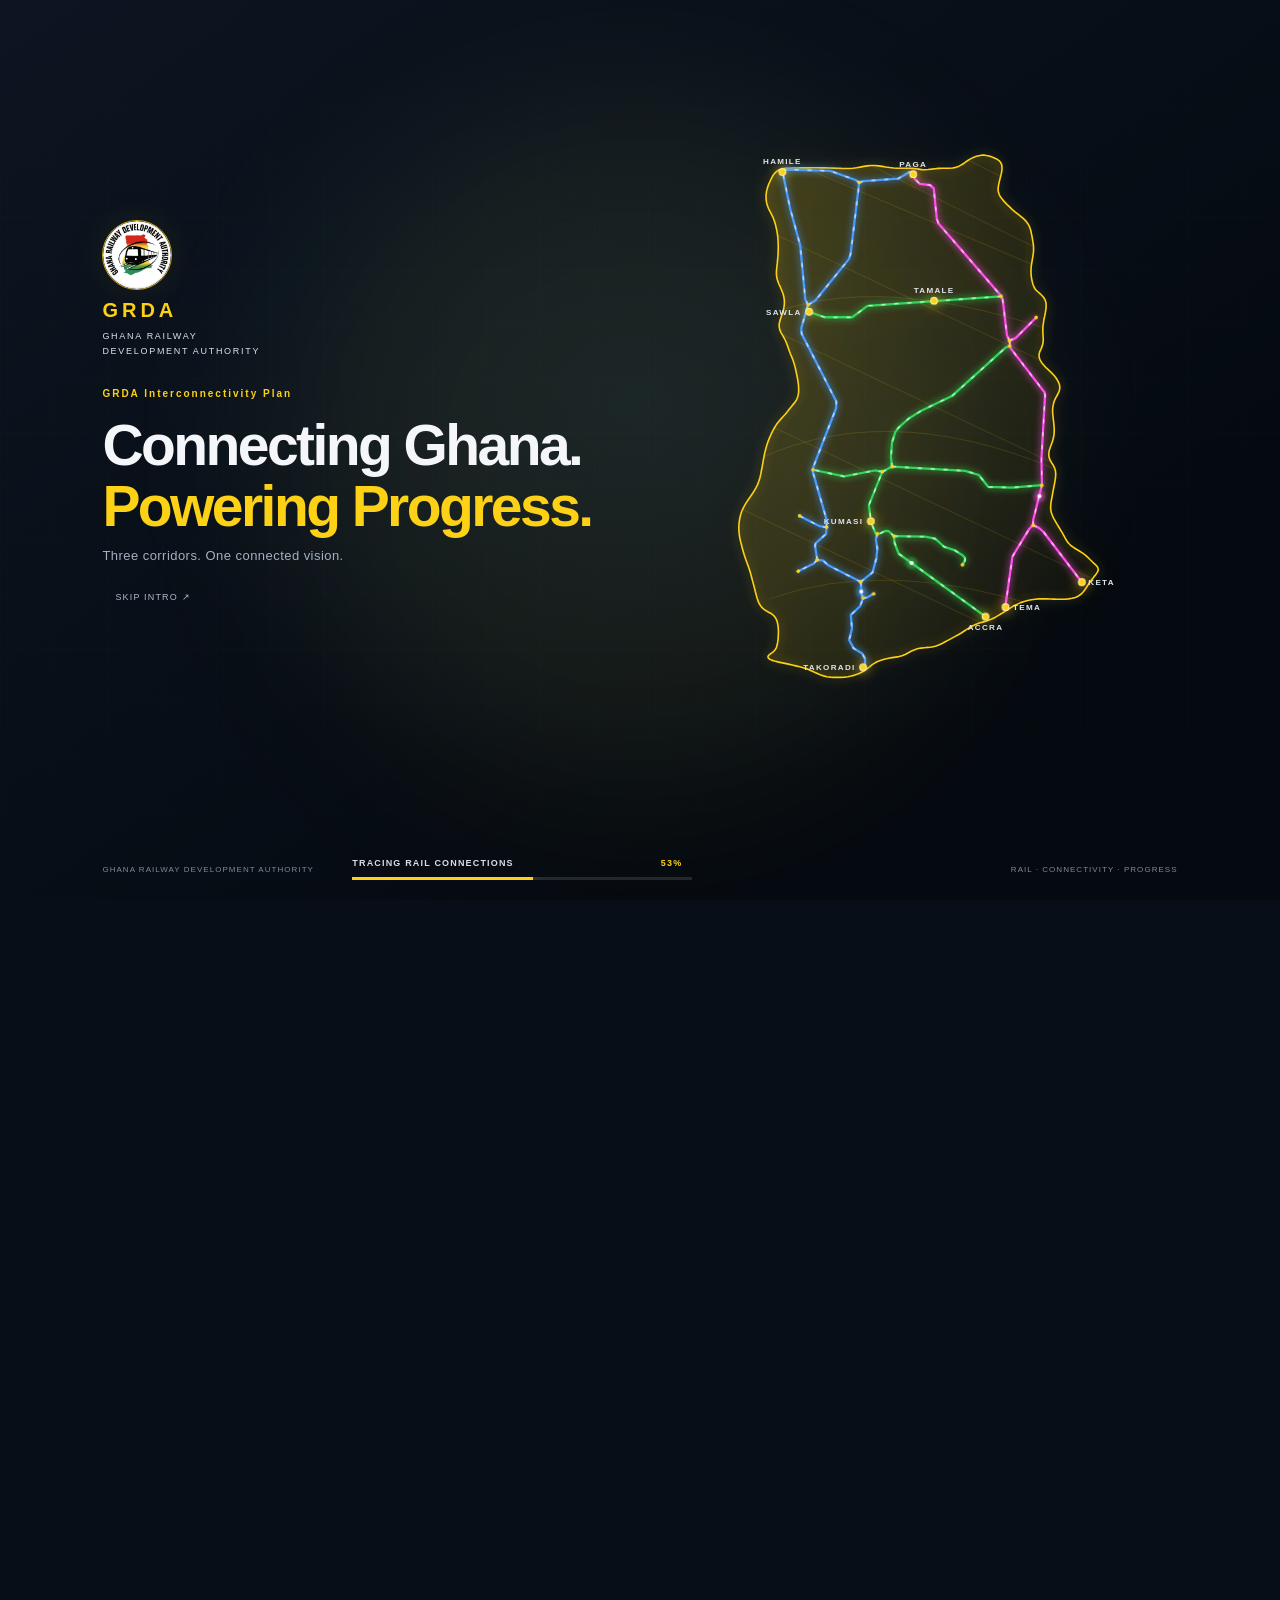
<file: index.html>
<!DOCTYPE html>
<html lang="en">
<head>
    <meta charset="UTF-8">
    <meta name="viewport" content="width=device-width, initial-scale=1">
    <meta name="theme-color" content="#080e17">

    <title>GRDA | Interconnectivity Plan</title>

    <meta
        name="description"
        content="Explore Ghana's Eastern, Central and Western railway corridors through the GRDA digital visualization platform."
    >

    <!-- =====================================================
         PWA
         ====================================================== -->

    <link rel="manifest" href="manifest.json">
    <link rel="icon" type="image/png" sizes="192x192" href="assets/icon-192.png">
    <link rel="apple-touch-icon" href="assets/icon-192.png">

    <meta name="mobile-web-app-capable" content="yes">
    <meta name="apple-mobile-web-app-capable" content="yes">
    <meta name="apple-mobile-web-app-status-bar-style" content="black-translucent">
    <meta name="apple-mobile-web-app-title" content="GRDA Corridors">

    <link rel="stylesheet" href="style.css">
    <script src="app.js" defer></script>
</head>

<body>
    <a class="skip-link" href="#corridors">Skip introduction</a>

    <!-- CINEMATIC OPENING -->
    <section id="intro" class="intro" aria-label="GRDA introduction">
        <div class="intro-grid" aria-hidden="true"></div>
        <div class="intro-glow" aria-hidden="true"></div>

        <div class="intro-content">
            <div class="brand-lockup">
                <div class="brand-seal">
                    <img
                        src="assets/GRDA-Logo.jpg"
                        alt=""
                        onerror="this.style.display='none'"
                    >
                    <span class="seal-fallback" aria-hidden="true">G</span>
                </div>

                <p class="brand-acronym">GRDA</p>
                <p class="brand-name">
                    GHANA RAILWAY<br>
                    DEVELOPMENT AUTHORITY
                </p>
            </div>

            <p class="intro-eyebrow">GRDA Interconnectivity Plan</p>

            <h1>
                Connecting Ghana.<br>
                <span>Powering Progress.</span>
            </h1>

            <p class="intro-description">
                Three corridors. One connected vision.
            </p>

            <div class="intro-map" aria-label="Map of Ghana with the Eastern, Central and Western railway corridors from the GRDA Interconnectivity Plan">
                <svg
                    id="ghana-map"
                    viewBox="0 0 360 520"
                    role="img"
                    aria-labelledby="map-title map-description"
                >
                    <title id="map-title">Ghana railway interconnectivity network</title>
                    <desc id="map-description">
                        An animated map of Ghana showing the Eastern, Central and
                        Western railway corridors from the GRDA Interconnectivity
                        Plan 2026. Routes are traced from the plan map for
                        illustration and are not surveyed alignments.
                    </desc>

                    <defs>
                        <linearGradient id="ghana-fill" x1="0" y1="0" x2="1" y2="1">
                            <stop offset="0%" stop-color="#fcd116" stop-opacity=".20"/>
                            <stop offset="100%" stop-color="#fcd116" stop-opacity=".025"/>
                        </linearGradient>

                        <clipPath id="ghana-clip">
                            <path d="M237.3 17.8L234.5 18.3L231.8 19.1L229.2 20.1L226.6 21.5L224.2 23L221.7 24.8L219.2 26.5L216.4 28L213.5 29.1L210.4 29.7L207.2 30L203.9 30L200.6 30L197.3 30.1L194 30.4L190.8 30.8L187.7 31.1L184.7 31.3L181.8 31.2L178.9 30.8L175.9 30.4L172.9 30.1L169.6 30L166.3 30L162.7 30L159.1 30L155.6 29.7L152 29.3L148.5 28.8L145 28.2L141.5 27.7L138 27.4L134.6 27.4L131.2 27.7L127.9 28.2L124.6 28.9L121.2 29.5L117.8 30L114.2 30.2L110.6 30.2L107 30.1L103.3 29.9L99.6 29.8L95.9 29.7L92.2 29.6L88.4 29.6L84.7 29.5L81 29.5L77.2 29.6L73.5 29.6L69.8 29.6L66.1 29.7L62.4 29.7L58.9 29.9L55.5 30.1L52.3 30.5L49.4 31.4L47 32.8L45.1 34.7L43.4 37L42 39.7L40.7 42.5L39.4 45.4L38.4 48.4L37.6 51.6L37.2 54.8L37.2 58.1L37.6 61.4L38.4 64.6L39.6 67.6L41.1 70.5L42.5 73.3L43.9 76.1L45 79.1L45.9 82.1L46.6 85.2L47.3 88.4L47.8 91.6L48.2 94.9L48.4 98.3L48.5 101.6L48.5 105L48.4 108.3L48.2 111.7L47.9 115L47.6 118.3L47.2 121.6L46.9 124.8L46.8 128L47.1 131.2L47.9 134.3L49.1 137.4L50.5 140.4L51.8 143.5L53 146.5L53.8 149.7L54.2 152.8L54.2 156L53.8 159.2L53.1 162.4L52.1 165.5L51 168.6L50.1 171.6L49.4 174.5L49.4 177.3L50 180L51.1 182.6L52.6 185.1L54.1 187.8L55.5 190.6L56.7 193.5L57.7 196.4L58.7 199.3L59.8 202.2L61 205.1L62.2 208L63.2 211.2L64.1 214.4L64.9 217.8L65.6 221.2L66.3 224.7L66.9 228.2L67.3 231.7L67.5 235.1L67.4 238.5L66.8 241.6L65.7 244.5L64.2 247L62.4 249.2L60.6 251.4L58.9 253.6L57.1 255.9L55.2 258.2L53.1 260.5L50.9 262.9L48.8 265.4L46.8 268L45 270.9L43.4 273.8L41.9 276.9L40.5 280.1L39.2 283.3L38.1 286.5L37.1 289.9L36.2 293.3L35.5 296.7L34.8 300.2L34.2 303.7L33.6 307.1L32.9 310.6L32.3 314L31.5 317.3L30.5 320.6L29.3 323.7L27.8 326.7L26.1 329.7L24.3 332.5L22.3 335.4L20.3 338.2L18.4 341.1L16.7 344.1L15.2 347.1L14 350.3L13.1 353.5L12.5 356.7L12.1 360L11.9 363.2L12 366.5L12.3 369.8L12.8 373.1L13.5 376.4L14.4 379.8L15.2 383.1L16.2 386.5L17.2 389.8L18.3 393.1L19.5 396.3L20.7 399.5L21.8 402.8L22.8 406.1L23.7 409.5L24.6 412.9L25.5 416.2L26.4 419.6L27.2 423L28.1 426.3L29 429.5L30.1 432.6L31.5 435.3L33.2 437.7L35.3 439.6L37.6 441.1L40 442.4L42.4 443.7L44.5 445.5L46.2 447.8L47.4 450.5L48.1 453.6L48.5 456.8L48.7 460.1L48.6 463.4L48.4 466.7L48 469.8L47.5 472.7L46.7 475.3L45.3 477.5L43.5 479.2L41.6 480.6L40 481.9L39 483.2L39.1 484.5L40.3 485.7L42.3 486.7L45 487.5L48.1 488.3L51.3 489L54.7 489.7L58.1 490.4L61.5 491.2L64.9 492L68.3 492.8L71.7 493.8L74.9 494.8L78.1 496.1L81.2 497.5L84.3 498.9L87.4 500.3L90.5 501.3L93.7 502.1L96.9 502.5L100.2 502.7L103.5 502.7L106.7 502.7L110 502.5L113.2 502.1L116.4 501.5L119.5 500.6L122.6 499.5L125.5 498.2L128.3 496.7L130.8 494.8L133.3 492.9L135.8 490.9L138.5 489.2L141.4 487.7L144.6 486.6L147.8 485.7L151.1 485L154.4 484.4L157.6 483.9L160.6 483.4L163.5 482.6L166.3 481.4L169 480L171.8 478.5L174.7 477.2L177.7 476.2L181 475.5L184.3 475.2L187.7 474.9L191.1 474.5L194.4 473.8L197.6 472.7L200.6 471.3L203.6 469.7L206.5 468.1L209.4 466.5L212.4 464.9L215.3 463.3L218.1 461.7L220.9 459.9L223.6 458.1L226.4 456.4L229.2 454.8L232.2 453.4L235.3 452.3L238.3 451.4L241.4 450.5L244.4 449.5L247.3 448.3L250.2 446.8L253 445.1L255.9 443.4L258.8 441.6L261.7 439.7L264.6 437.9L267.5 436.2L270.6 434.7L273.7 433.3L276.9 432.2L280.2 431.3L283.6 430.6L287 430.1L290.4 429.8L293.9 429.7L297.4 429.8L300.9 429.9L304.4 430L307.9 430.1L311.3 430.2L314.8 430.1L318.2 429.8L321.4 429.3L324.5 428.5L327.4 427.1L329.9 425.3L332 423L333.9 420.4L335.7 417.6L337.5 414.7L339.6 412L341.6 409.4L343.6 407L345 404.8L345.7 402.9L345.4 401L344.3 399.3L342.5 397.5L340.4 395.6L338.2 393.5L336 391.3L333.7 389.2L331.2 387.3L328.5 385.6L325.8 384L323.1 382.3L320.5 380.5L318.3 378.4L316.5 376L315 373.5L313.6 370.9L312.2 368.3L310.6 365.7L309 363.1L307.4 360.4L305.8 357.7L304.3 355L303 352.2L302 349.4L301.5 346.4L301.5 343.4L301.8 340.2L302.4 337L303 333.7L303.6 330.4L304.2 327.1L304.9 323.7L305.5 320.4L306 317.1L306.2 313.9L305.9 310.9L305.1 308.2L303.9 305.8L302.3 303.4L301 301L300 298.4L299.7 295.6L300 292.6L300.9 289.7L302 286.7L303.1 283.6L304 280.5L304.6 277.2L304.8 273.9L304.7 270.5L304.4 267.1L304 263.6L303.6 260.1L303.3 256.7L303.3 253.3L303.8 249.9L304.6 246.8L305.8 243.9L307.3 241.2L308.7 238.6L309.7 236L310 233.4L309.6 230.7L308.4 227.9L306.8 225.2L304.9 222.6L302.6 220.2L300.2 217.9L297.7 215.6L295.4 213.2L293.3 210.7L291.7 208.1L290.8 205.5L290.7 203L291.3 200.5L292.4 198.1L293.4 195.6L294.2 192.9L294.6 190L294.5 187L294.3 183.7L294.2 180.5L294.3 177.2L294.7 173.9L295.2 170.6L295.9 167.4L296.5 164.3L297 161.2L297.3 158.2L297.2 155.3L296.5 152.6L295.2 150.2L293.4 148.1L291.3 146.2L289.3 144.4L287.4 142.5L286 140.2L285 137.7L284.3 134.9L283.7 131.9L283.3 128.7L283.2 125.5L283.3 122.3L283.7 119.1L284.3 115.8L284.8 112.6L285.3 109.5L285.6 106.4L285.6 103.3L285.3 100.2L284.8 97.1L284.3 93.9L283.6 90.6L282.9 87.3L281.8 84.2L280.3 81.4L278.3 78.8L276 76.5L273.4 74.3L270.8 72.3L268.3 70.4L265.9 68.3L263.6 66.1L261.3 63.9L259.1 61.6L257 59.3L255.1 56.9L253.7 54.4L252.8 51.6L252.7 48.7L253.1 45.6L253.8 42.4L254.6 39.1L255.4 35.9L256.1 32.7L256.3 29.7L256.1 27L255.1 24.7L253.5 22.8L251.3 21.3L248.7 20.1L245.9 19.1L243.1 18.3L240.2 17.8Z"/>
                        </clipPath>
                    </defs>

                    <path class="ghana-fill" d="M237.3 17.8L234.5 18.3L231.8 19.1L229.2 20.1L226.6 21.5L224.2 23L221.7 24.8L219.2 26.5L216.4 28L213.5 29.1L210.4 29.7L207.2 30L203.9 30L200.6 30L197.3 30.1L194 30.4L190.8 30.8L187.7 31.1L184.7 31.3L181.8 31.2L178.9 30.8L175.9 30.4L172.9 30.1L169.6 30L166.3 30L162.7 30L159.1 30L155.6 29.7L152 29.3L148.5 28.8L145 28.2L141.5 27.7L138 27.4L134.6 27.4L131.2 27.7L127.9 28.2L124.6 28.9L121.2 29.5L117.8 30L114.2 30.2L110.6 30.2L107 30.1L103.3 29.9L99.6 29.8L95.9 29.7L92.2 29.6L88.4 29.6L84.7 29.5L81 29.5L77.2 29.6L73.5 29.6L69.8 29.6L66.1 29.7L62.4 29.7L58.9 29.9L55.5 30.1L52.3 30.5L49.4 31.4L47 32.8L45.1 34.7L43.4 37L42 39.7L40.7 42.5L39.4 45.4L38.4 48.4L37.6 51.6L37.2 54.8L37.2 58.1L37.6 61.4L38.4 64.6L39.6 67.6L41.1 70.5L42.5 73.3L43.9 76.1L45 79.1L45.9 82.1L46.6 85.2L47.3 88.4L47.8 91.6L48.2 94.9L48.4 98.3L48.5 101.6L48.5 105L48.4 108.3L48.2 111.7L47.9 115L47.6 118.3L47.2 121.6L46.9 124.8L46.8 128L47.1 131.2L47.9 134.3L49.1 137.4L50.5 140.4L51.8 143.5L53 146.5L53.8 149.7L54.2 152.8L54.2 156L53.8 159.2L53.1 162.4L52.1 165.5L51 168.6L50.1 171.6L49.4 174.5L49.4 177.3L50 180L51.1 182.6L52.6 185.1L54.1 187.8L55.5 190.6L56.7 193.5L57.7 196.4L58.7 199.3L59.8 202.2L61 205.1L62.2 208L63.2 211.2L64.1 214.4L64.9 217.8L65.6 221.2L66.3 224.7L66.9 228.2L67.3 231.7L67.5 235.1L67.4 238.5L66.8 241.6L65.7 244.5L64.2 247L62.4 249.2L60.6 251.4L58.9 253.6L57.1 255.9L55.2 258.2L53.1 260.5L50.9 262.9L48.8 265.4L46.8 268L45 270.9L43.4 273.8L41.9 276.9L40.5 280.1L39.2 283.3L38.1 286.5L37.1 289.9L36.2 293.3L35.5 296.7L34.8 300.2L34.2 303.7L33.6 307.1L32.9 310.6L32.3 314L31.5 317.3L30.5 320.6L29.3 323.7L27.8 326.7L26.1 329.7L24.3 332.5L22.3 335.4L20.3 338.2L18.4 341.1L16.7 344.1L15.2 347.1L14 350.3L13.1 353.5L12.5 356.7L12.1 360L11.9 363.2L12 366.5L12.3 369.8L12.8 373.1L13.5 376.4L14.4 379.8L15.2 383.1L16.2 386.5L17.2 389.8L18.3 393.1L19.5 396.3L20.7 399.5L21.8 402.8L22.8 406.1L23.7 409.5L24.6 412.9L25.5 416.2L26.4 419.6L27.2 423L28.1 426.3L29 429.5L30.1 432.6L31.5 435.3L33.2 437.7L35.3 439.6L37.6 441.1L40 442.4L42.4 443.7L44.5 445.5L46.2 447.8L47.4 450.5L48.1 453.6L48.5 456.8L48.7 460.1L48.6 463.4L48.4 466.7L48 469.8L47.5 472.7L46.7 475.3L45.3 477.5L43.5 479.2L41.6 480.6L40 481.9L39 483.2L39.1 484.5L40.3 485.7L42.3 486.7L45 487.5L48.1 488.3L51.3 489L54.7 489.7L58.1 490.4L61.5 491.2L64.9 492L68.3 492.8L71.7 493.8L74.9 494.8L78.1 496.1L81.2 497.5L84.3 498.9L87.4 500.3L90.5 501.3L93.7 502.1L96.9 502.5L100.2 502.7L103.5 502.7L106.7 502.7L110 502.5L113.2 502.1L116.4 501.5L119.5 500.6L122.6 499.5L125.5 498.2L128.3 496.7L130.8 494.8L133.3 492.9L135.8 490.9L138.5 489.2L141.4 487.7L144.6 486.6L147.8 485.7L151.1 485L154.4 484.4L157.6 483.9L160.6 483.4L163.5 482.6L166.3 481.4L169 480L171.8 478.5L174.7 477.2L177.7 476.2L181 475.5L184.3 475.2L187.7 474.9L191.1 474.5L194.4 473.8L197.6 472.7L200.6 471.3L203.6 469.7L206.5 468.1L209.4 466.5L212.4 464.9L215.3 463.3L218.1 461.7L220.9 459.9L223.6 458.1L226.4 456.4L229.2 454.8L232.2 453.4L235.3 452.3L238.3 451.4L241.4 450.5L244.4 449.5L247.3 448.3L250.2 446.8L253 445.1L255.9 443.4L258.8 441.6L261.7 439.7L264.6 437.9L267.5 436.2L270.6 434.7L273.7 433.3L276.9 432.2L280.2 431.3L283.6 430.6L287 430.1L290.4 429.8L293.9 429.7L297.4 429.8L300.9 429.9L304.4 430L307.9 430.1L311.3 430.2L314.8 430.1L318.2 429.8L321.4 429.3L324.5 428.5L327.4 427.1L329.9 425.3L332 423L333.9 420.4L335.7 417.6L337.5 414.7L339.6 412L341.6 409.4L343.6 407L345 404.8L345.7 402.9L345.4 401L344.3 399.3L342.5 397.5L340.4 395.6L338.2 393.5L336 391.3L333.7 389.2L331.2 387.3L328.5 385.6L325.8 384L323.1 382.3L320.5 380.5L318.3 378.4L316.5 376L315 373.5L313.6 370.9L312.2 368.3L310.6 365.7L309 363.1L307.4 360.4L305.8 357.7L304.3 355L303 352.2L302 349.4L301.5 346.4L301.5 343.4L301.8 340.2L302.4 337L303 333.7L303.6 330.4L304.2 327.1L304.9 323.7L305.5 320.4L306 317.1L306.2 313.9L305.9 310.9L305.1 308.2L303.9 305.8L302.3 303.4L301 301L300 298.4L299.7 295.6L300 292.6L300.9 289.7L302 286.7L303.1 283.6L304 280.5L304.6 277.2L304.8 273.9L304.7 270.5L304.4 267.1L304 263.6L303.6 260.1L303.3 256.7L303.3 253.3L303.8 249.9L304.6 246.8L305.8 243.9L307.3 241.2L308.7 238.6L309.7 236L310 233.4L309.6 230.7L308.4 227.9L306.8 225.2L304.9 222.6L302.6 220.2L300.2 217.9L297.7 215.6L295.4 213.2L293.3 210.7L291.7 208.1L290.8 205.5L290.7 203L291.3 200.5L292.4 198.1L293.4 195.6L294.2 192.9L294.6 190L294.5 187L294.3 183.7L294.2 180.5L294.3 177.2L294.7 173.9L295.2 170.6L295.9 167.4L296.5 164.3L297 161.2L297.3 158.2L297.2 155.3L296.5 152.6L295.2 150.2L293.4 148.1L291.3 146.2L289.3 144.4L287.4 142.5L286 140.2L285 137.7L284.3 134.9L283.7 131.9L283.3 128.7L283.2 125.5L283.3 122.3L283.7 119.1L284.3 115.8L284.8 112.6L285.3 109.5L285.6 106.4L285.6 103.3L285.3 100.2L284.8 97.1L284.3 93.9L283.6 90.6L282.9 87.3L281.8 84.2L280.3 81.4L278.3 78.8L276 76.5L273.4 74.3L270.8 72.3L268.3 70.4L265.9 68.3L263.6 66.1L261.3 63.9L259.1 61.6L257 59.3L255.1 56.9L253.7 54.4L252.8 51.6L252.7 48.7L253.1 45.6L253.8 42.4L254.6 39.1L255.4 35.9L256.1 32.7L256.3 29.7L256.1 27L255.1 24.7L253.5 22.8L251.3 21.3L248.7 20.1L245.9 19.1L243.1 18.3L240.2 17.8Z"/>

                    <path class="ghana-outline" pathLength="100" d="M237.3 17.8L234.5 18.3L231.8 19.1L229.2 20.1L226.6 21.5L224.2 23L221.7 24.8L219.2 26.5L216.4 28L213.5 29.1L210.4 29.7L207.2 30L203.9 30L200.6 30L197.3 30.1L194 30.4L190.8 30.8L187.7 31.1L184.7 31.3L181.8 31.2L178.9 30.8L175.9 30.4L172.9 30.1L169.6 30L166.3 30L162.7 30L159.1 30L155.6 29.7L152 29.3L148.5 28.8L145 28.2L141.5 27.7L138 27.4L134.6 27.4L131.2 27.7L127.9 28.2L124.6 28.9L121.2 29.5L117.8 30L114.2 30.2L110.6 30.2L107 30.1L103.3 29.9L99.6 29.8L95.9 29.7L92.2 29.6L88.4 29.6L84.7 29.5L81 29.5L77.2 29.6L73.5 29.6L69.8 29.6L66.1 29.7L62.4 29.7L58.9 29.9L55.5 30.1L52.3 30.5L49.4 31.4L47 32.8L45.1 34.7L43.4 37L42 39.7L40.7 42.5L39.4 45.4L38.4 48.4L37.6 51.6L37.2 54.8L37.2 58.1L37.6 61.4L38.4 64.6L39.6 67.6L41.1 70.5L42.5 73.3L43.9 76.1L45 79.1L45.9 82.1L46.6 85.2L47.3 88.4L47.8 91.6L48.2 94.9L48.4 98.3L48.5 101.6L48.5 105L48.4 108.3L48.2 111.7L47.9 115L47.6 118.3L47.2 121.6L46.9 124.8L46.8 128L47.1 131.2L47.9 134.3L49.1 137.4L50.5 140.4L51.8 143.5L53 146.5L53.8 149.7L54.2 152.8L54.2 156L53.8 159.2L53.1 162.4L52.1 165.5L51 168.6L50.1 171.6L49.4 174.5L49.4 177.3L50 180L51.1 182.6L52.6 185.1L54.1 187.8L55.5 190.6L56.7 193.5L57.7 196.4L58.7 199.3L59.8 202.2L61 205.1L62.2 208L63.2 211.2L64.1 214.4L64.9 217.8L65.6 221.2L66.3 224.7L66.9 228.2L67.3 231.7L67.5 235.1L67.4 238.5L66.8 241.6L65.7 244.5L64.2 247L62.4 249.2L60.6 251.4L58.9 253.6L57.1 255.9L55.2 258.2L53.1 260.5L50.9 262.9L48.8 265.4L46.8 268L45 270.9L43.4 273.8L41.9 276.9L40.5 280.1L39.2 283.3L38.1 286.5L37.1 289.9L36.2 293.3L35.5 296.7L34.8 300.2L34.2 303.7L33.6 307.1L32.9 310.6L32.3 314L31.5 317.3L30.5 320.6L29.3 323.7L27.8 326.7L26.1 329.7L24.3 332.5L22.3 335.4L20.3 338.2L18.4 341.1L16.7 344.1L15.2 347.1L14 350.3L13.1 353.5L12.5 356.7L12.1 360L11.9 363.2L12 366.5L12.3 369.8L12.8 373.1L13.5 376.4L14.4 379.8L15.2 383.1L16.2 386.5L17.2 389.8L18.3 393.1L19.5 396.3L20.7 399.5L21.8 402.8L22.8 406.1L23.7 409.5L24.6 412.9L25.5 416.2L26.4 419.6L27.2 423L28.1 426.3L29 429.5L30.1 432.6L31.5 435.3L33.2 437.7L35.3 439.6L37.6 441.1L40 442.4L42.4 443.7L44.5 445.5L46.2 447.8L47.4 450.5L48.1 453.6L48.5 456.8L48.7 460.1L48.6 463.4L48.4 466.7L48 469.8L47.5 472.7L46.7 475.3L45.3 477.5L43.5 479.2L41.6 480.6L40 481.9L39 483.2L39.1 484.5L40.3 485.7L42.3 486.7L45 487.5L48.1 488.3L51.3 489L54.7 489.7L58.1 490.4L61.5 491.2L64.9 492L68.3 492.8L71.7 493.8L74.9 494.8L78.1 496.1L81.2 497.5L84.3 498.9L87.4 500.3L90.5 501.3L93.7 502.1L96.9 502.5L100.2 502.7L103.5 502.7L106.7 502.7L110 502.5L113.2 502.1L116.4 501.5L119.5 500.6L122.6 499.5L125.5 498.2L128.3 496.7L130.8 494.8L133.3 492.9L135.8 490.9L138.5 489.2L141.4 487.7L144.6 486.6L147.8 485.7L151.1 485L154.4 484.4L157.6 483.9L160.6 483.4L163.5 482.6L166.3 481.4L169 480L171.8 478.5L174.7 477.2L177.7 476.2L181 475.5L184.3 475.2L187.7 474.9L191.1 474.5L194.4 473.8L197.6 472.7L200.6 471.3L203.6 469.7L206.5 468.1L209.4 466.5L212.4 464.9L215.3 463.3L218.1 461.7L220.9 459.9L223.6 458.1L226.4 456.4L229.2 454.8L232.2 453.4L235.3 452.3L238.3 451.4L241.4 450.5L244.4 449.5L247.3 448.3L250.2 446.8L253 445.1L255.9 443.4L258.8 441.6L261.7 439.7L264.6 437.9L267.5 436.2L270.6 434.7L273.7 433.3L276.9 432.2L280.2 431.3L283.6 430.6L287 430.1L290.4 429.8L293.9 429.7L297.4 429.8L300.9 429.9L304.4 430L307.9 430.1L311.3 430.2L314.8 430.1L318.2 429.8L321.4 429.3L324.5 428.5L327.4 427.1L329.9 425.3L332 423L333.9 420.4L335.7 417.6L337.5 414.7L339.6 412L341.6 409.4L343.6 407L345 404.8L345.7 402.9L345.4 401L344.3 399.3L342.5 397.5L340.4 395.6L338.2 393.5L336 391.3L333.7 389.2L331.2 387.3L328.5 385.6L325.8 384L323.1 382.3L320.5 380.5L318.3 378.4L316.5 376L315 373.5L313.6 370.9L312.2 368.3L310.6 365.7L309 363.1L307.4 360.4L305.8 357.7L304.3 355L303 352.2L302 349.4L301.5 346.4L301.5 343.4L301.8 340.2L302.4 337L303 333.7L303.6 330.4L304.2 327.1L304.9 323.7L305.5 320.4L306 317.1L306.2 313.9L305.9 310.9L305.1 308.2L303.9 305.8L302.3 303.4L301 301L300 298.4L299.7 295.6L300 292.6L300.9 289.7L302 286.7L303.1 283.6L304 280.5L304.6 277.2L304.8 273.9L304.7 270.5L304.4 267.1L304 263.6L303.6 260.1L303.3 256.7L303.3 253.3L303.8 249.9L304.6 246.8L305.8 243.9L307.3 241.2L308.7 238.6L309.7 236L310 233.4L309.6 230.7L308.4 227.9L306.8 225.2L304.9 222.6L302.6 220.2L300.2 217.9L297.7 215.6L295.4 213.2L293.3 210.7L291.7 208.1L290.8 205.5L290.7 203L291.3 200.5L292.4 198.1L293.4 195.6L294.2 192.9L294.6 190L294.5 187L294.3 183.7L294.2 180.5L294.3 177.2L294.7 173.9L295.2 170.6L295.9 167.4L296.5 164.3L297 161.2L297.3 158.2L297.2 155.3L296.5 152.6L295.2 150.2L293.4 148.1L291.3 146.2L289.3 144.4L287.4 142.5L286 140.2L285 137.7L284.3 134.9L283.7 131.9L283.3 128.7L283.2 125.5L283.3 122.3L283.7 119.1L284.3 115.8L284.8 112.6L285.3 109.5L285.6 106.4L285.6 103.3L285.3 100.2L284.8 97.1L284.3 93.9L283.6 90.6L282.9 87.3L281.8 84.2L280.3 81.4L278.3 78.8L276 76.5L273.4 74.3L270.8 72.3L268.3 70.4L265.9 68.3L263.6 66.1L261.3 63.9L259.1 61.6L257 59.3L255.1 56.9L253.7 54.4L252.8 51.6L252.7 48.7L253.1 45.6L253.8 42.4L254.6 39.1L255.4 35.9L256.1 32.7L256.3 29.7L256.1 27L255.1 24.7L253.5 22.8L251.3 21.3L248.7 20.1L245.9 19.1L243.1 18.3L240.2 17.8Z"/>

                    <g class="map-terrain" clip-path="url(#ghana-clip)">
                        <path d="M -20 60 L 380 250 M -20 150 L 380 340 M -20 240 L 380 430
                                 M -20 330 L 380 520 M 40 -20 L 380 150 M 140 -20 L 380 100
                                 M -20 -10 L 380 160" fill="none"/>
                        <path d="M 30 170 Q 140 120 330 190
                                 M 30 300 Q 160 240 330 320
                                 M 40 430 Q 150 390 300 440" fill="none"/>
                    </g>

                    <g class="rail-network">
                        <g class="rail-group rail-eastern" style="--c:#ff52e8;--cl:#ffd3f8">
                            <path class="rail-draw" style="--len:1.3;--d:1.07s;--t:0.15s" d="M285.2 361.5L285.2 361.3"/>
                            <path class="rail-draw" style="--len:1.3;--d:1.06s;--t:0.15s" d="M284.9 361.5L285.2 361.5"/>
                            <path class="rail-draw" style="--len:1.3;--d:1.07s;--t:0.15s" d="M285.2 361.5L285.4 361.5"/>
                            <path class="rail-draw" style="--len:1.3;--d:2.7s;--t:0.15s" d="M173.8 34.5L173.5 34.5"/>
                            <path class="rail-draw" style="--len:1.3;--d:2.7s;--t:0.15s" d="M173.8 34.5L173.5 34.5"/>
                            <path class="rail-draw" style="--len:1.3;--d:2.7s;--t:0.15s" d="M173.8 34.7L173.8 34.5"/>
                            <path class="rail-draw" style="--len:1.4;--d:1.07s;--t:0.15s" d="M285.2 361.3L285.4 361.5"/>
                            <path class="rail-draw" style="--len:71.9;--d:1.07s;--t:0.31s" d="M285.4 361.5L290.6 363.9L294.7 367.5L330.9 415"/>
                            <path class="rail-draw" style="--len:83.2;--d:0.7s;--t:0.36s" d="M259.3 437.5L266 390.5L281.3 365.2L284.9 361.5"/>
                            <path class="rail-draw" style="--len:1.4;--d:1.06s;--t:0.15s" d="M284.9 361.5L285.2 361.3"/>
                            <path class="rail-draw" style="--len:1.4;--d:2.7s;--t:0.15s" d="M173.8 34.7L173.5 34.5"/>
                            <path class="rail-draw" style="--len:184.2;--d:1.07s;--t:0.8s" d="M285.2 361.3L285.2 356.9L293.4 323.8L292.9 299.8L296.3 240.6L295.7 238L264.2 197L263.2 190"/>
                            <path class="rail-draw" style="--len:34.2;--d:1.87s;--t:0.15s" d="M263.2 190L268.9 187.7L288 168.5"/>
                            <path class="rail-draw" style="--len:191.6;--d:1.87s;--t:0.83s" d="M263.2 190L260.9 185.1L257 152.3L255.4 148.4L197.3 81.2L195.8 77.1L192.9 48.7L189.6 45.6L180 44.5L175.3 39.9L173.8 34.7"/>
                        </g>
                        <g class="rail-group rail-central" style="--c:#34d65a;--cl:#d2ffdd">
                            <path class="rail-draw" style="--len:10.9;--d:1.57s;--t:0.15s" d="M145.4 311.7L154.2 307"/>
                            <path class="rail-draw" style="--len:1.3;--d:1.6s;--t:0.15s" d="M154.2 307L154.2 306.8"/>
                            <path class="rail-draw" style="--len:1.3;--d:1.6s;--t:0.15s" d="M154.2 307L154.4 307"/>
                            <path class="rail-draw" style="--len:81;--d:1.29s;--t:0.27s" d="M156 371.6L151.1 367L148 366.7L142.3 369.3L139.2 369.3L134.8 359.2L132.7 342.7L145.1 311.9"/>
                            <path class="rail-draw" style="--len:1.3;--d:1.29s;--t:0.15s" d="M156 371.9L156 371.6"/>
                            <path class="rail-draw" style="--len:1.3;--d:1.29s;--t:0.15s" d="M156 371.6L156.2 371.6"/>
                            <path class="rail-draw" style="--len:145.9;--d:1.6s;--t:0.48s" d="M154.4 307L222.1 310.9L234.8 314.8L243.6 325.9L265.5 326.4L293.2 324.3"/>
                            <path class="rail-draw" style="--len:1.4;--d:1.6s;--t:0.15s" d="M154.4 307L154.2 306.8"/>
                            <path class="rail-draw" style="--len:167.8;--d:1.6s;--t:0.56s" d="M154.2 306.8L153.1 298.2L154.2 284.5L157.3 274.7L160.4 270.6L169.7 262.3L181.8 254.8L210.2 241.1L259.3 196.7L263.4 194.9"/>
                            <path class="rail-draw" style="--len:79.7;--d:1.3s;--t:0.26s" d="M156.2 371.6L184.7 372.1L194.2 373.9L202.5 381.4L212 384.5L219.8 389.4L221.9 391.8L221.9 394.3L219.5 398.2"/>
                            <path class="rail-draw" style="--len:1.4;--d:1.29s;--t:0.15s" d="M156 371.9L156.2 371.6"/>
                            <path class="rail-draw" style="--len:1.3;--d:1.57s;--t:0.15s" d="M145.1 311.7L145.4 311.7"/>
                            <path class="rail-draw" style="--len:1.3;--d:1.57s;--t:0.15s" d="M145.1 311.9L145.1 311.7"/>
                            <path class="rail-draw" style="--len:66.6;--d:1.57s;--t:0.22s" d="M145.1 311.7L138.1 310.6L109.7 316.1L80.8 309.9"/>
                            <path class="rail-draw" style="--len:183.7;--d:2.31s;--t:0.59s" d="M255.4 148.9L131.4 157.7L117.2 168.3L91.6 168.3L77.4 163.4"/>
                            <path class="rail-draw" style="--len:117.3;--d:0.9s;--t:0.39s" d="M241 446.3L160.4 387.9L156.5 377.8L156 371.9"/>
                            <path class="rail-draw" style="--len:1.4;--d:1.57s;--t:0.15s" d="M145.1 311.9L145.4 311.7"/>
                        </g>
                        <g class="rail-group rail-western" style="--c:#4a9dff;--cl:#d5e7ff">
                            <path class="rail-draw" style="--len:1.4;--d:2.92s;--t:0.15s" d="M52.6 33.7L52.9 33.4"/>
                            <path class="rail-draw" style="--len:1.3;--d:2.92s;--t:0.15s" d="M52.6 33.7L52.6 33.4"/>
                            <path class="rail-draw" style="--len:1.3;--d:2.92s;--t:0.15s" d="M52.6 33.7L52.6 33.4"/>
                            <path class="rail-draw" style="--len:126.8;--d:2.49s;--t:0.44s" d="M76.1 156.7L73.6 151.5L68.9 101.6L59.6 67.5L52.6 33.7"/>
                            <path class="rail-draw" style="--len:49.7;--d:2.93s;--t:0.17s" d="M123.7 43.2L127.8 41.9L159.8 39.6L170.4 33.4"/>
                            <path class="rail-draw" style="--len:1.3;--d:1.58s;--t:0.15s" d="M84.7 393.6L84.7 393.3"/>
                            <path class="rail-draw" style="--len:1.4;--d:1.58s;--t:0.15s" d="M84.7 393.6L84.4 393.8"/>
                            <path class="rail-draw" style="--len:1.3;--d:1.58s;--t:0.15s" d="M84.9 393.6L84.7 393.6"/>
                            <path class="rail-draw" style="--len:1.3;--d:1.58s;--t:0.15s" d="M84.7 393.6L84.4 393.6"/>
                            <path class="rail-draw" style="--len:1.4;--d:1.7s;--t:0.15s" d="M93.2 363.3L93.4 363.1"/>
                            <path class="rail-draw" style="--len:221.6;--d:1.7s;--t:0.78s" d="M93.4 363.1L93.4 356.4L80.5 311.4L81.3 306.8L102.2 252.8L102.5 246.6L70.2 183.5L69.9 178.4L76.1 156.9"/>
                            <path class="rail-draw" style="--len:1.3;--d:1.7s;--t:0.15s" d="M93.4 363.3L93.4 363.1"/>
                            <path class="rail-draw" style="--len:11.8;--d:1.36s;--t:0.15s" d="M127.3 429L131.4 428.4L137.1 425.1"/>
                            <path class="rail-draw" style="--len:16;--d:1.36s;--t:0.15s" d="M127.3 429L125.7 425.1L125.2 414.2"/>
                            <path class="rail-draw" style="--len:79.1;--d:1.11s;--t:0.26s" d="M125.7 495.4L129.1 489.9L129.1 485.3L126.5 480.6L118.5 475.7L114.4 468L117 457.4L115.9 444.7L124.5 436.7L127.3 429"/>
                            <path class="rail-draw" style="--len:1.3;--d:2.49s;--t:0.15s" d="M76.1 156.7L76.4 156.7"/>
                            <path class="rail-draw" style="--len:129.9;--d:2.49s;--t:0.45s" d="M76.4 156.7L82.9 152.8L114.1 114.3L115.7 109.4L123.7 43.2"/>
                            <path class="rail-draw" style="--len:1.4;--d:2.48s;--t:0.15s" d="M76.1 156.9L76.4 156.7"/>
                            <path class="rail-draw" style="--len:21;--d:1.58s;--t:0.15s" d="M84.4 393.8L81.6 396.9L67.4 403.9"/>
                            <path class="rail-draw" style="--len:1.3;--d:1.58s;--t:0.15s" d="M84.4 393.6L84.4 393.8"/>
                            <path class="rail-draw" style="--len:75;--d:2.93s;--t:0.15s" d="M52.9 33.4L55.2 31.1L96.8 32.4L120.3 40.9L123.7 43.2"/>
                            <path class="rail-draw" style="--len:46.5;--d:1.42s;--t:0.16s" d="M125 414L95 398.7L90.3 394.3L84.9 393.6"/>
                            <path class="rail-draw" style="--len:1.3;--d:1.42s;--t:0.15s" d="M125.2 414L125 414"/>
                            <path class="rail-draw" style="--len:1.4;--d:1.42s;--t:0.15s" d="M125.2 414.2L125 414"/>
                            <path class="rail-draw" style="--len:1.3;--d:1.7s;--t:0.15s" d="M93.4 363.3L93.2 363.3"/>
                            <path class="rail-draw" style="--len:1.3;--d:1.7s;--t:0.15s" d="M93.4 363.6L93.4 363.3"/>
                            <path class="rail-draw" style="--len:1.3;--d:2.93s;--t:0.15s" d="M52.6 33.4L52.9 33.4"/>
                            <path class="rail-draw" style="--len:1.3;--d:2.48s;--t:0.15s" d="M76.1 156.9L76.1 156.7"/>
                            <path class="rail-draw" style="--len:51.4;--d:1.42s;--t:0.17s" d="M125.2 414L136.1 405.2L139.7 391.8L140.5 383.5L139.2 374.5L140.5 369.5"/>
                            <path class="rail-draw" style="--len:35.3;--d:1.58s;--t:0.15s" d="M84.7 393.3L82.6 380.1L83.4 378.1L92.9 369.5L93.4 363.6"/>
                            <path class="rail-draw" style="--len:1.4;--d:1.58s;--t:0.15s" d="M84.7 393.3L84.4 393.6"/>
                            <path class="rail-draw" style="--len:1.4;--d:1.58s;--t:0.15s" d="M84.9 393.6L84.7 393.3"/>
                            <path class="rail-draw" style="--len:1.3;--d:1.42s;--t:0.15s" d="M125.2 414.2L125.2 414"/>
                            <path class="rail-draw" style="--len:1.3;--d:1.65s;--t:0.15s" d="M67.1 403.9L67.1 404.2"/>
                            <path class="rail-draw" style="--len:1.4;--d:1.65s;--t:0.15s" d="M67.4 403.9L67.1 404.2"/>
                            <path class="rail-draw" style="--len:1.3;--d:1.65s;--t:0.15s" d="M67.1 403.9L67.1 404.2"/>
                            <path class="rail-draw" style="--len:28.2;--d:1.7s;--t:0.15s" d="M93.2 363.3L87 362.3L68.4 352.8"/>
                            <path class="rail-draw" style="--len:1.4;--d:1.7s;--t:0.15s" d="M93.4 363.6L93.2 363.3"/>
                            <path class="rail-draw" style="--len:1.3;--d:1.65s;--t:0.15s" d="M67.4 403.9L67.1 403.9"/>
                        </g>
                    </g>

                    <g class="rail-network rail-flow-layer">
                        <g class="rail-flows rail-eastern" style="--c:#ff52e8;--cl:#ffd3f8">
                            <path class="rail-flow" style="--f:1.22s" d="M285.2 361.5L285.2 361.3"/>
                            <path class="rail-flow" style="--f:1.21s" d="M284.9 361.5L285.2 361.5"/>
                            <path class="rail-flow" style="--f:1.22s" d="M285.2 361.5L285.4 361.5"/>
                            <path class="rail-flow" style="--f:2.85s" d="M173.8 34.5L173.5 34.5"/>
                            <path class="rail-flow" style="--f:2.85s" d="M173.8 34.5L173.5 34.5"/>
                            <path class="rail-flow" style="--f:2.85s" d="M173.8 34.7L173.8 34.5"/>
                            <path class="rail-flow" style="--f:1.22s" d="M285.2 361.3L285.4 361.5"/>
                            <path class="rail-flow" style="--f:1.38s" d="M285.4 361.5L290.6 363.9L294.7 367.5L330.9 415"/>
                            <path class="rail-flow" style="--f:1.06s" d="M259.3 437.5L266 390.5L281.3 365.2L284.9 361.5"/>
                            <path class="rail-flow" style="--f:1.21s" d="M284.9 361.5L285.2 361.3"/>
                            <path class="rail-flow" style="--f:2.85s" d="M173.8 34.7L173.5 34.5"/>
                            <path class="rail-flow" style="--f:1.87s" d="M285.2 361.3L285.2 356.9L293.4 323.8L292.9 299.8L296.3 240.6L295.7 238L264.2 197L263.2 190"/>
                            <path class="rail-flow" style="--f:2.02s" d="M263.2 190L268.9 187.7L288 168.5"/>
                            <path class="rail-flow" style="--f:2.7s" d="M263.2 190L260.9 185.1L257 152.3L255.4 148.4L197.3 81.2L195.8 77.1L192.9 48.7L189.6 45.6L180 44.5L175.3 39.9L173.8 34.7"/>
                        </g>
                        <g class="rail-flows rail-central" style="--c:#34d65a;--cl:#d2ffdd">
                            <path class="rail-flow" style="--f:1.72s" d="M145.4 311.7L154.2 307"/>
                            <path class="rail-flow" style="--f:1.75s" d="M154.2 307L154.2 306.8"/>
                            <path class="rail-flow" style="--f:1.75s" d="M154.2 307L154.4 307"/>
                            <path class="rail-flow" style="--f:1.57s" d="M156 371.6L151.1 367L148 366.7L142.3 369.3L139.2 369.3L134.8 359.2L132.7 342.7L145.1 311.9"/>
                            <path class="rail-flow" style="--f:1.44s" d="M156 371.9L156 371.6"/>
                            <path class="rail-flow" style="--f:1.44s" d="M156 371.6L156.2 371.6"/>
                            <path class="rail-flow" style="--f:2.08s" d="M154.4 307L222.1 310.9L234.8 314.8L243.6 325.9L265.5 326.4L293.2 324.3"/>
                            <path class="rail-flow" style="--f:1.75s" d="M154.4 307L154.2 306.8"/>
                            <path class="rail-flow" style="--f:2.16s" d="M154.2 306.8L153.1 298.2L154.2 284.5L157.3 274.7L160.4 270.6L169.7 262.3L181.8 254.8L210.2 241.1L259.3 196.7L263.4 194.9"/>
                            <path class="rail-flow" style="--f:1.56s" d="M156.2 371.6L184.7 372.1L194.2 373.9L202.5 381.4L212 384.5L219.8 389.4L221.9 391.8L221.9 394.3L219.5 398.2"/>
                            <path class="rail-flow" style="--f:1.44s" d="M156 371.9L156.2 371.6"/>
                            <path class="rail-flow" style="--f:1.72s" d="M145.1 311.7L145.4 311.7"/>
                            <path class="rail-flow" style="--f:1.72s" d="M145.1 311.9L145.1 311.7"/>
                            <path class="rail-flow" style="--f:1.79s" d="M145.1 311.7L138.1 310.6L109.7 316.1L80.8 309.9"/>
                            <path class="rail-flow" style="--f:2.9s" d="M255.4 148.9L131.4 157.7L117.2 168.3L91.6 168.3L77.4 163.4"/>
                            <path class="rail-flow" style="--f:1.29s" d="M241 446.3L160.4 387.9L156.5 377.8L156 371.9"/>
                            <path class="rail-flow" style="--f:1.72s" d="M145.1 311.9L145.4 311.7"/>
                        </g>
                        <g class="rail-flows rail-western" style="--c:#4a9dff;--cl:#d5e7ff">
                            <path class="rail-flow" style="--f:3.07s" d="M52.6 33.7L52.9 33.4"/>
                            <path class="rail-flow" style="--f:3.07s" d="M52.6 33.7L52.6 33.4"/>
                            <path class="rail-flow" style="--f:3.07s" d="M52.6 33.7L52.6 33.4"/>
                            <path class="rail-flow" style="--f:2.92s" d="M76.1 156.7L73.6 151.5L68.9 101.6L59.6 67.5L52.6 33.7"/>
                            <path class="rail-flow" style="--f:3.1s" d="M123.7 43.2L127.8 41.9L159.8 39.6L170.4 33.4"/>
                            <path class="rail-flow" style="--f:1.73s" d="M84.7 393.6L84.7 393.3"/>
                            <path class="rail-flow" style="--f:1.73s" d="M84.7 393.6L84.4 393.8"/>
                            <path class="rail-flow" style="--f:1.73s" d="M84.9 393.6L84.7 393.6"/>
                            <path class="rail-flow" style="--f:1.73s" d="M84.7 393.6L84.4 393.6"/>
                            <path class="rail-flow" style="--f:1.85s" d="M93.2 363.3L93.4 363.1"/>
                            <path class="rail-flow" style="--f:2.48s" d="M93.4 363.1L93.4 356.4L80.5 311.4L81.3 306.8L102.2 252.8L102.5 246.6L70.2 183.5L69.9 178.4L76.1 156.9"/>
                            <path class="rail-flow" style="--f:1.85s" d="M93.4 363.3L93.4 363.1"/>
                            <path class="rail-flow" style="--f:1.51s" d="M127.3 429L131.4 428.4L137.1 425.1"/>
                            <path class="rail-flow" style="--f:1.51s" d="M127.3 429L125.7 425.1L125.2 414.2"/>
                            <path class="rail-flow" style="--f:1.36s" d="M125.7 495.4L129.1 489.9L129.1 485.3L126.5 480.6L118.5 475.7L114.4 468L117 457.4L115.9 444.7L124.5 436.7L127.3 429"/>
                            <path class="rail-flow" style="--f:2.64s" d="M76.1 156.7L76.4 156.7"/>
                            <path class="rail-flow" style="--f:2.93s" d="M76.4 156.7L82.9 152.8L114.1 114.3L115.7 109.4L123.7 43.2"/>
                            <path class="rail-flow" style="--f:2.63s" d="M76.1 156.9L76.4 156.7"/>
                            <path class="rail-flow" style="--f:1.73s" d="M84.4 393.8L81.6 396.9L67.4 403.9"/>
                            <path class="rail-flow" style="--f:1.73s" d="M84.4 393.6L84.4 393.8"/>
                            <path class="rail-flow" style="--f:3.08s" d="M52.9 33.4L55.2 31.1L96.8 32.4L120.3 40.9L123.7 43.2"/>
                            <path class="rail-flow" style="--f:1.58s" d="M125 414L95 398.7L90.3 394.3L84.9 393.6"/>
                            <path class="rail-flow" style="--f:1.57s" d="M125.2 414L125 414"/>
                            <path class="rail-flow" style="--f:1.57s" d="M125.2 414.2L125 414"/>
                            <path class="rail-flow" style="--f:1.85s" d="M93.4 363.3L93.2 363.3"/>
                            <path class="rail-flow" style="--f:1.85s" d="M93.4 363.6L93.4 363.3"/>
                            <path class="rail-flow" style="--f:3.08s" d="M52.6 33.4L52.9 33.4"/>
                            <path class="rail-flow" style="--f:2.63s" d="M76.1 156.9L76.1 156.7"/>
                            <path class="rail-flow" style="--f:1.59s" d="M125.2 414L136.1 405.2L139.7 391.8L140.5 383.5L139.2 374.5L140.5 369.5"/>
                            <path class="rail-flow" style="--f:1.73s" d="M84.7 393.3L82.6 380.1L83.4 378.1L92.9 369.5L93.4 363.6"/>
                            <path class="rail-flow" style="--f:1.73s" d="M84.7 393.3L84.4 393.6"/>
                            <path class="rail-flow" style="--f:1.73s" d="M84.9 393.6L84.7 393.3"/>
                            <path class="rail-flow" style="--f:1.57s" d="M125.2 414.2L125.2 414"/>
                            <path class="rail-flow" style="--f:1.8s" d="M67.1 403.9L67.1 404.2"/>
                            <path class="rail-flow" style="--f:1.8s" d="M67.4 403.9L67.1 404.2"/>
                            <path class="rail-flow" style="--f:1.8s" d="M67.1 403.9L67.1 404.2"/>
                            <path class="rail-flow" style="--f:1.85s" d="M93.2 363.3L87 362.3L68.4 352.8"/>
                            <path class="rail-flow" style="--f:1.85s" d="M93.4 363.6L93.2 363.3"/>
                            <path class="rail-flow" style="--f:1.8s" d="M67.4 403.9L67.1 403.9"/>
                        </g>
                    </g>

                    <g class="map-nodes">
                        <circle cx="285.2" cy="361.5" r="1.7" style="animation-delay:1.07s"/>
                        <circle cx="288" cy="168.5" r="1.7" style="animation-delay:2.01s"/>
                        <circle cx="263.2" cy="190" r="1.7" style="animation-delay:1.87s"/>
                        <circle cx="154.2" cy="307" r="1.7" style="animation-delay:1.6s"/>
                        <circle cx="156" cy="371.6" r="1.7" style="animation-delay:1.29s"/>
                        <circle cx="263.4" cy="194.9" r="1.7" style="animation-delay:2.16s"/>
                        <circle cx="219.5" cy="398.2" r="1.7" style="animation-delay:1.56s"/>
                        <circle cx="293.2" cy="324.3" r="1.7" style="animation-delay:2.08s"/>
                        <circle cx="145.1" cy="311.7" r="1.7" style="animation-delay:1.57s"/>
                        <circle cx="255.4" cy="148.9" r="1.7" style="animation-delay:2.31s"/>
                        <circle cx="80.8" cy="309.9" r="1.7" style="animation-delay:1.79s"/>
                        <circle cx="84.7" cy="393.6" r="1.7" style="animation-delay:1.58s"/>
                        <circle cx="93.4" cy="363.1" r="1.7" style="animation-delay:1.7s"/>
                        <circle cx="127.3" cy="429" r="1.7" style="animation-delay:1.36s"/>
                        <circle cx="76.4" cy="156.7" r="1.7" style="animation-delay:2.49s"/>
                        <circle cx="123.7" cy="43.2" r="1.7" style="animation-delay:2.93s"/>
                        <circle cx="125" cy="414" r="1.7" style="animation-delay:1.42s"/>
                        <circle cx="140.5" cy="369.5" r="1.7" style="animation-delay:1.59s"/>
                        <circle cx="67.1" cy="404.2" r="1.7" style="animation-delay:1.65s"/>
                        <circle cx="68.4" cy="352.8" r="1.7" style="animation-delay:1.8s"/>
                        <circle cx="137.1" cy="425.1" r="1.7" style="animation-delay:1.4s"/>
                    </g>

                    <g class="map-stations">
                        <circle class="station" cx="259.6" cy="437.5" r="3.1" style="animation-delay:0.7s"/>
                        <circle class="station" cx="241" cy="446.3" r="3.1" style="animation-delay:0.9s"/>
                        <circle class="station" cx="127.3" cy="493.3" r="3.1" style="animation-delay:1.1s"/>
                        <circle class="station" cx="134.5" cy="357.7" r="3.1" style="animation-delay:1.4s"/>
                        <circle class="station" cx="193.2" cy="153" r="3.1" style="animation-delay:2.5s"/>
                        <circle class="station" cx="77.2" cy="163.1" r="3.1" style="animation-delay:2.9s"/>
                        <circle class="station" cx="173.8" cy="35.5" r="3.1" style="animation-delay:2.69s"/>
                        <circle class="station" cx="52.4" cy="33.4" r="3.1" style="animation-delay:2.93s"/>
                        <circle class="station" cx="330.4" cy="414.2" r="3.1" style="animation-delay:1.38s"/>
                        <text class="station-label" x="266.6" y="440.5" text-anchor="start" style="animation-delay:0.7s">TEMA</text>
                        <text class="station-label" x="241" y="458.3" text-anchor="middle" style="animation-delay:0.9s">ACCRA</text>
                        <text class="station-label" x="120.3" y="496.3" text-anchor="end" style="animation-delay:1.1s">TAKORADI</text>
                        <text class="station-label" x="127.5" y="360.7" text-anchor="end" style="animation-delay:1.4s">KUMASI</text>
                        <text class="station-label" x="193.2" y="146" text-anchor="middle" style="animation-delay:2.5s">TAMALE</text>
                        <text class="station-label" x="70.2" y="166.1" text-anchor="end" style="animation-delay:2.9s">SAWLA</text>
                        <text class="station-label" x="173.8" y="28.5" text-anchor="middle" style="animation-delay:2.69s">PAGA</text>
                        <text class="station-label" x="52.4" y="26.4" text-anchor="middle" style="animation-delay:2.93s">HAMILE</text>
                        <text class="station-label" x="336.4" y="417.2" text-anchor="start" style="animation-delay:1.38s">KETA</text>
                    </g>

                    <g class="map-pulses">
                        <g class="route-pulse" style="--c:#ff52e8;--cl:#ffd3f8;--b:0.7s">
                            <circle class="pulse-halo" r="5.5"/>
                            <circle class="pulse-core" r="1.9"/>
                            <animateMotion dur="2s" begin="0.7s" repeatCount="indefinite" calcMode="linear" path="M259.6 437.5L265.8 391.2L281.3 365.2L285.2 361.3L285.2 356.9L293.2 326.4L292.9 299.8L296.3 244.5L295.7 238L263.7 195.9L263.2 190L260.9 185.1L257 152.3L255.4 148.4L197.3 81.2L195.8 77.1L192.9 48.7L189.6 45.6L180 44.5L175.3 39.9L173.8 35.5"/>
                        </g>
                        <g class="route-pulse" style="--c:#34d65a;--cl:#d2ffdd;--b:0.9s">
                            <circle class="pulse-halo" r="5.5"/>
                            <circle class="pulse-core" r="1.9"/>
                            <animateMotion dur="2s" begin="0.9s" repeatCount="indefinite" calcMode="linear" path="M241 446.3L160.4 387.9L156.5 377.8L156 371.6L151.6 367.2L148 366.7L142.3 369.3L139.2 369.3L134.8 359.2L132.7 342.7L145.1 311.9L154.2 307L153.1 298.2L154.2 284.5L157.3 274.7L160.4 270.6L169.7 262.3L181.8 254.8L210.2 241.1L260.3 195.9L254.1 149.7L192.1 152.8L131.4 157.7L117.2 168.3L91.6 168.3L77.2 163.4"/>
                        </g>
                        <g class="route-pulse" style="--c:#4a9dff;--cl:#d5e7ff;--b:1.1s">
                            <circle class="pulse-halo" r="5.5"/>
                            <circle class="pulse-core" r="1.9"/>
                            <animateMotion dur="1.8s" begin="1.1s" repeatCount="indefinite" calcMode="linear" path="M127.3 493.3L129.1 489.9L129.1 485.3L127.3 481.7L118.5 475.7L114.4 468L117 457.4L115.9 444.7L124.5 436.7L127.3 429L125.7 425.1L125.2 414.2L95 398.7L90.3 394.3L84.9 393.6L82.6 385L83.4 378.1L93.2 369L93.7 358.2L80.5 312.7L80.8 308.3L102.2 252.8L102.5 246.6L70.2 183.5L69.9 178.4L76.1 156.7L73.6 151.5L68.9 101.6L59.6 67.5L52.6 36.8L53.1 32.9"/>
                        </g>
                    </g>
                </svg>
            </div>

            <button id="skip-intro" class="skip-intro" type="button">
                SKIP INTRO <span aria-hidden="true">↗</span>
            </button>
        </div>

        <div class="intro-footer">
            <span>GHANA RAILWAY DEVELOPMENT AUTHORITY</span>
            <div class="loading-block" aria-live="polite">
                <div class="loading-meta">
                    <span id="loading-status">INITIALIZING NETWORK</span>
                    <span id="loading-percent">00%</span>
                </div>

                <div
                    class="loading-track"
                    role="progressbar"
                    aria-label="Opening animation progress"
                    aria-valuemin="0"
                    aria-valuemax="100"
                    aria-valuenow="0"
                    id="loading-progress"
                >
                    <span id="loading-bar"></span>
                </div>
            </div>
            <span>RAIL · CONNECTIVITY · PROGRESS</span>
        </div>
    </section>


    <!-- MAIN HUB -->
    <main id="hub" class="hub" inert>
        <header class="site-header">
            <a class="header-brand" href="#home" aria-label="GRDA corridor hub home">
                <img class="header-mark" src="assets/GRDA-Logo.jpg" alt="">
                <span>
                    <strong>GRDA</strong>
                    <small>GHANA RAILWAY DEVELOPMENT AUTHORITY</small>
                </span>
            </a>

            <span class="header-status">
                <span class="status-dot"></span>
                Interconnectivity Plan 
            </span>
        </header>

        <section id="home" class="hero">
            <div class="hero-copy">
                <p class="eyebrow">
                    <span class="eyebrow-line"></span>
                    GHANA'S RAILWAY FUTURE
                </p>

                <h2>
                    Connecting Ghana.<br>
                    <span>Powering Progress.</span>
                </h2>

                <p class="hero-description">
                    Explore the railway corridors shaping national
                    connectivity through immersive three-dimensional
                    visualizations.
                </p>

                <a class="hero-cta" href="#corridors">
                    <span class="cta-icon" aria-hidden="true">↓</span>
                    <span>EXPLORE THE CORRIDORS</span>
                </a>
            </div>

            <div class="hero-map-panel" aria-hidden="true">
                <svg viewBox="0 0 360 520">
                    <path class="hero-ghana-fill" d="M237.3 17.8L234.5 18.3L231.8 19.1L229.2 20.1L226.6 21.5L224.2 23L221.7 24.8L219.2 26.5L216.4 28L213.5 29.1L210.4 29.7L207.2 30L203.9 30L200.6 30L197.3 30.1L194 30.4L190.8 30.8L187.7 31.1L184.7 31.3L181.8 31.2L178.9 30.8L175.9 30.4L172.9 30.1L169.6 30L166.3 30L162.7 30L159.1 30L155.6 29.7L152 29.3L148.5 28.8L145 28.2L141.5 27.7L138 27.4L134.6 27.4L131.2 27.7L127.9 28.2L124.6 28.9L121.2 29.5L117.8 30L114.2 30.2L110.6 30.2L107 30.1L103.3 29.9L99.6 29.8L95.9 29.7L92.2 29.6L88.4 29.6L84.7 29.5L81 29.5L77.2 29.6L73.5 29.6L69.8 29.6L66.1 29.7L62.4 29.7L58.9 29.9L55.5 30.1L52.3 30.5L49.4 31.4L47 32.8L45.1 34.7L43.4 37L42 39.7L40.7 42.5L39.4 45.4L38.4 48.4L37.6 51.6L37.2 54.8L37.2 58.1L37.6 61.4L38.4 64.6L39.6 67.6L41.1 70.5L42.5 73.3L43.9 76.1L45 79.1L45.9 82.1L46.6 85.2L47.3 88.4L47.8 91.6L48.2 94.9L48.4 98.3L48.5 101.6L48.5 105L48.4 108.3L48.2 111.7L47.9 115L47.6 118.3L47.2 121.6L46.9 124.8L46.8 128L47.1 131.2L47.9 134.3L49.1 137.4L50.5 140.4L51.8 143.5L53 146.5L53.8 149.7L54.2 152.8L54.2 156L53.8 159.2L53.1 162.4L52.1 165.5L51 168.6L50.1 171.6L49.4 174.5L49.4 177.3L50 180L51.1 182.6L52.6 185.1L54.1 187.8L55.5 190.6L56.7 193.5L57.7 196.4L58.7 199.3L59.8 202.2L61 205.1L62.2 208L63.2 211.2L64.1 214.4L64.9 217.8L65.6 221.2L66.3 224.7L66.9 228.2L67.3 231.7L67.5 235.1L67.4 238.5L66.8 241.6L65.7 244.5L64.2 247L62.4 249.2L60.6 251.4L58.9 253.6L57.1 255.9L55.2 258.2L53.1 260.5L50.9 262.9L48.8 265.4L46.8 268L45 270.9L43.4 273.8L41.9 276.9L40.5 280.1L39.2 283.3L38.1 286.5L37.1 289.9L36.2 293.3L35.5 296.7L34.8 300.2L34.2 303.7L33.6 307.1L32.9 310.6L32.3 314L31.5 317.3L30.5 320.6L29.3 323.7L27.8 326.7L26.1 329.7L24.3 332.5L22.3 335.4L20.3 338.2L18.4 341.1L16.7 344.1L15.2 347.1L14 350.3L13.1 353.5L12.5 356.7L12.1 360L11.9 363.2L12 366.5L12.3 369.8L12.8 373.1L13.5 376.4L14.4 379.8L15.2 383.1L16.2 386.5L17.2 389.8L18.3 393.1L19.5 396.3L20.7 399.5L21.8 402.8L22.8 406.1L23.7 409.5L24.6 412.9L25.5 416.2L26.4 419.6L27.2 423L28.1 426.3L29 429.5L30.1 432.6L31.5 435.3L33.2 437.7L35.3 439.6L37.6 441.1L40 442.4L42.4 443.7L44.5 445.5L46.2 447.8L47.4 450.5L48.1 453.6L48.5 456.8L48.7 460.1L48.6 463.4L48.4 466.7L48 469.8L47.5 472.7L46.7 475.3L45.3 477.5L43.5 479.2L41.6 480.6L40 481.9L39 483.2L39.1 484.5L40.3 485.7L42.3 486.7L45 487.5L48.1 488.3L51.3 489L54.7 489.7L58.1 490.4L61.5 491.2L64.9 492L68.3 492.8L71.7 493.8L74.9 494.8L78.1 496.1L81.2 497.5L84.3 498.9L87.4 500.3L90.5 501.3L93.7 502.1L96.9 502.5L100.2 502.7L103.5 502.7L106.7 502.7L110 502.5L113.2 502.1L116.4 501.5L119.5 500.6L122.6 499.5L125.5 498.2L128.3 496.7L130.8 494.8L133.3 492.9L135.8 490.9L138.5 489.2L141.4 487.7L144.6 486.6L147.8 485.7L151.1 485L154.4 484.4L157.6 483.9L160.6 483.4L163.5 482.6L166.3 481.4L169 480L171.8 478.5L174.7 477.2L177.7 476.2L181 475.5L184.3 475.2L187.7 474.9L191.1 474.5L194.4 473.8L197.6 472.7L200.6 471.3L203.6 469.7L206.5 468.1L209.4 466.5L212.4 464.9L215.3 463.3L218.1 461.7L220.9 459.9L223.6 458.1L226.4 456.4L229.2 454.8L232.2 453.4L235.3 452.3L238.3 451.4L241.4 450.5L244.4 449.5L247.3 448.3L250.2 446.8L253 445.1L255.9 443.4L258.8 441.6L261.7 439.7L264.6 437.9L267.5 436.2L270.6 434.7L273.7 433.3L276.9 432.2L280.2 431.3L283.6 430.6L287 430.1L290.4 429.8L293.9 429.7L297.4 429.8L300.9 429.9L304.4 430L307.9 430.1L311.3 430.2L314.8 430.1L318.2 429.8L321.4 429.3L324.5 428.5L327.4 427.1L329.9 425.3L332 423L333.9 420.4L335.7 417.6L337.5 414.7L339.6 412L341.6 409.4L343.6 407L345 404.8L345.7 402.9L345.4 401L344.3 399.3L342.5 397.5L340.4 395.6L338.2 393.5L336 391.3L333.7 389.2L331.2 387.3L328.5 385.6L325.8 384L323.1 382.3L320.5 380.5L318.3 378.4L316.5 376L315 373.5L313.6 370.9L312.2 368.3L310.6 365.7L309 363.1L307.4 360.4L305.8 357.7L304.3 355L303 352.2L302 349.4L301.5 346.4L301.5 343.4L301.8 340.2L302.4 337L303 333.7L303.6 330.4L304.2 327.1L304.9 323.7L305.5 320.4L306 317.1L306.2 313.9L305.9 310.9L305.1 308.2L303.9 305.8L302.3 303.4L301 301L300 298.4L299.7 295.6L300 292.6L300.9 289.7L302 286.7L303.1 283.6L304 280.5L304.6 277.2L304.8 273.9L304.7 270.5L304.4 267.1L304 263.6L303.6 260.1L303.3 256.7L303.3 253.3L303.8 249.9L304.6 246.8L305.8 243.9L307.3 241.2L308.7 238.6L309.7 236L310 233.4L309.6 230.7L308.4 227.9L306.8 225.2L304.9 222.6L302.6 220.2L300.2 217.9L297.7 215.6L295.4 213.2L293.3 210.7L291.7 208.1L290.8 205.5L290.7 203L291.3 200.5L292.4 198.1L293.4 195.6L294.2 192.9L294.6 190L294.5 187L294.3 183.7L294.2 180.5L294.3 177.2L294.7 173.9L295.2 170.6L295.9 167.4L296.5 164.3L297 161.2L297.3 158.2L297.2 155.3L296.5 152.6L295.2 150.2L293.4 148.1L291.3 146.2L289.3 144.4L287.4 142.5L286 140.2L285 137.7L284.3 134.9L283.7 131.9L283.3 128.7L283.2 125.5L283.3 122.3L283.7 119.1L284.3 115.8L284.8 112.6L285.3 109.5L285.6 106.4L285.6 103.3L285.3 100.2L284.8 97.1L284.3 93.9L283.6 90.6L282.9 87.3L281.8 84.2L280.3 81.4L278.3 78.8L276 76.5L273.4 74.3L270.8 72.3L268.3 70.4L265.9 68.3L263.6 66.1L261.3 63.9L259.1 61.6L257 59.3L255.1 56.9L253.7 54.4L252.8 51.6L252.7 48.7L253.1 45.6L253.8 42.4L254.6 39.1L255.4 35.9L256.1 32.7L256.3 29.7L256.1 27L255.1 24.7L253.5 22.8L251.3 21.3L248.7 20.1L245.9 19.1L243.1 18.3L240.2 17.8Z"/>
                    <path class="hero-ghana-line" d="M237.3 17.8L234.5 18.3L231.8 19.1L229.2 20.1L226.6 21.5L224.2 23L221.7 24.8L219.2 26.5L216.4 28L213.5 29.1L210.4 29.7L207.2 30L203.9 30L200.6 30L197.3 30.1L194 30.4L190.8 30.8L187.7 31.1L184.7 31.3L181.8 31.2L178.9 30.8L175.9 30.4L172.9 30.1L169.6 30L166.3 30L162.7 30L159.1 30L155.6 29.7L152 29.3L148.5 28.8L145 28.2L141.5 27.7L138 27.4L134.6 27.4L131.2 27.7L127.9 28.2L124.6 28.9L121.2 29.5L117.8 30L114.2 30.2L110.6 30.2L107 30.1L103.3 29.9L99.6 29.8L95.9 29.7L92.2 29.6L88.4 29.6L84.7 29.5L81 29.5L77.2 29.6L73.5 29.6L69.8 29.6L66.1 29.7L62.4 29.7L58.9 29.9L55.5 30.1L52.3 30.5L49.4 31.4L47 32.8L45.1 34.7L43.4 37L42 39.7L40.7 42.5L39.4 45.4L38.4 48.4L37.6 51.6L37.2 54.8L37.2 58.1L37.6 61.4L38.4 64.6L39.6 67.6L41.1 70.5L42.5 73.3L43.9 76.1L45 79.1L45.9 82.1L46.6 85.2L47.3 88.4L47.8 91.6L48.2 94.9L48.4 98.3L48.5 101.6L48.5 105L48.4 108.3L48.2 111.7L47.9 115L47.6 118.3L47.2 121.6L46.9 124.8L46.8 128L47.1 131.2L47.9 134.3L49.1 137.4L50.5 140.4L51.8 143.5L53 146.5L53.8 149.7L54.2 152.8L54.2 156L53.8 159.2L53.1 162.4L52.1 165.5L51 168.6L50.1 171.6L49.4 174.5L49.4 177.3L50 180L51.1 182.6L52.6 185.1L54.1 187.8L55.5 190.6L56.7 193.5L57.7 196.4L58.7 199.3L59.8 202.2L61 205.1L62.2 208L63.2 211.2L64.1 214.4L64.9 217.8L65.6 221.2L66.3 224.7L66.9 228.2L67.3 231.7L67.5 235.1L67.4 238.5L66.8 241.6L65.7 244.5L64.2 247L62.4 249.2L60.6 251.4L58.9 253.6L57.1 255.9L55.2 258.2L53.1 260.5L50.9 262.9L48.8 265.4L46.8 268L45 270.9L43.4 273.8L41.9 276.9L40.5 280.1L39.2 283.3L38.1 286.5L37.1 289.9L36.2 293.3L35.5 296.7L34.8 300.2L34.2 303.7L33.6 307.1L32.9 310.6L32.3 314L31.5 317.3L30.5 320.6L29.3 323.7L27.8 326.7L26.1 329.7L24.3 332.5L22.3 335.4L20.3 338.2L18.4 341.1L16.7 344.1L15.2 347.1L14 350.3L13.1 353.5L12.5 356.7L12.1 360L11.9 363.2L12 366.5L12.3 369.8L12.8 373.1L13.5 376.4L14.4 379.8L15.2 383.1L16.2 386.5L17.2 389.8L18.3 393.1L19.5 396.3L20.7 399.5L21.8 402.8L22.8 406.1L23.7 409.5L24.6 412.9L25.5 416.2L26.4 419.6L27.2 423L28.1 426.3L29 429.5L30.1 432.6L31.5 435.3L33.2 437.7L35.3 439.6L37.6 441.1L40 442.4L42.4 443.7L44.5 445.5L46.2 447.8L47.4 450.5L48.1 453.6L48.5 456.8L48.7 460.1L48.6 463.4L48.4 466.7L48 469.8L47.5 472.7L46.7 475.3L45.3 477.5L43.5 479.2L41.6 480.6L40 481.9L39 483.2L39.1 484.5L40.3 485.7L42.3 486.7L45 487.5L48.1 488.3L51.3 489L54.7 489.7L58.1 490.4L61.5 491.2L64.9 492L68.3 492.8L71.7 493.8L74.9 494.8L78.1 496.1L81.2 497.5L84.3 498.9L87.4 500.3L90.5 501.3L93.7 502.1L96.9 502.5L100.2 502.7L103.5 502.7L106.7 502.7L110 502.5L113.2 502.1L116.4 501.5L119.5 500.6L122.6 499.5L125.5 498.2L128.3 496.7L130.8 494.8L133.3 492.9L135.8 490.9L138.5 489.2L141.4 487.7L144.6 486.6L147.8 485.7L151.1 485L154.4 484.4L157.6 483.9L160.6 483.4L163.5 482.6L166.3 481.4L169 480L171.8 478.5L174.7 477.2L177.7 476.2L181 475.5L184.3 475.2L187.7 474.9L191.1 474.5L194.4 473.8L197.6 472.7L200.6 471.3L203.6 469.7L206.5 468.1L209.4 466.5L212.4 464.9L215.3 463.3L218.1 461.7L220.9 459.9L223.6 458.1L226.4 456.4L229.2 454.8L232.2 453.4L235.3 452.3L238.3 451.4L241.4 450.5L244.4 449.5L247.3 448.3L250.2 446.8L253 445.1L255.9 443.4L258.8 441.6L261.7 439.7L264.6 437.9L267.5 436.2L270.6 434.7L273.7 433.3L276.9 432.2L280.2 431.3L283.6 430.6L287 430.1L290.4 429.8L293.9 429.7L297.4 429.8L300.9 429.9L304.4 430L307.9 430.1L311.3 430.2L314.8 430.1L318.2 429.8L321.4 429.3L324.5 428.5L327.4 427.1L329.9 425.3L332 423L333.9 420.4L335.7 417.6L337.5 414.7L339.6 412L341.6 409.4L343.6 407L345 404.8L345.7 402.9L345.4 401L344.3 399.3L342.5 397.5L340.4 395.6L338.2 393.5L336 391.3L333.7 389.2L331.2 387.3L328.5 385.6L325.8 384L323.1 382.3L320.5 380.5L318.3 378.4L316.5 376L315 373.5L313.6 370.9L312.2 368.3L310.6 365.7L309 363.1L307.4 360.4L305.8 357.7L304.3 355L303 352.2L302 349.4L301.5 346.4L301.5 343.4L301.8 340.2L302.4 337L303 333.7L303.6 330.4L304.2 327.1L304.9 323.7L305.5 320.4L306 317.1L306.2 313.9L305.9 310.9L305.1 308.2L303.9 305.8L302.3 303.4L301 301L300 298.4L299.7 295.6L300 292.6L300.9 289.7L302 286.7L303.1 283.6L304 280.5L304.6 277.2L304.8 273.9L304.7 270.5L304.4 267.1L304 263.6L303.6 260.1L303.3 256.7L303.3 253.3L303.8 249.9L304.6 246.8L305.8 243.9L307.3 241.2L308.7 238.6L309.7 236L310 233.4L309.6 230.7L308.4 227.9L306.8 225.2L304.9 222.6L302.6 220.2L300.2 217.9L297.7 215.6L295.4 213.2L293.3 210.7L291.7 208.1L290.8 205.5L290.7 203L291.3 200.5L292.4 198.1L293.4 195.6L294.2 192.9L294.6 190L294.5 187L294.3 183.7L294.2 180.5L294.3 177.2L294.7 173.9L295.2 170.6L295.9 167.4L296.5 164.3L297 161.2L297.3 158.2L297.2 155.3L296.5 152.6L295.2 150.2L293.4 148.1L291.3 146.2L289.3 144.4L287.4 142.5L286 140.2L285 137.7L284.3 134.9L283.7 131.9L283.3 128.7L283.2 125.5L283.3 122.3L283.7 119.1L284.3 115.8L284.8 112.6L285.3 109.5L285.6 106.4L285.6 103.3L285.3 100.2L284.8 97.1L284.3 93.9L283.6 90.6L282.9 87.3L281.8 84.2L280.3 81.4L278.3 78.8L276 76.5L273.4 74.3L270.8 72.3L268.3 70.4L265.9 68.3L263.6 66.1L261.3 63.9L259.1 61.6L257 59.3L255.1 56.9L253.7 54.4L252.8 51.6L252.7 48.7L253.1 45.6L253.8 42.4L254.6 39.1L255.4 35.9L256.1 32.7L256.3 29.7L256.1 27L255.1 24.7L253.5 22.8L251.3 21.3L248.7 20.1L245.9 19.1L243.1 18.3L240.2 17.8Z"/>

                    <g class="hero-rail-group" style="--c:#ff52e8;--cl:#ffd3f8">
                        <path class="hero-rail" d="M285.2 361.5L285.2 361.3"/>
                        <path class="hero-rail" d="M284.9 361.5L285.2 361.5"/>
                        <path class="hero-rail" d="M285.2 361.5L285.4 361.5"/>
                        <path class="hero-rail" d="M173.8 34.5L173.5 34.5"/>
                        <path class="hero-rail" d="M173.8 34.5L173.5 34.5"/>
                        <path class="hero-rail" d="M173.8 34.7L173.8 34.5"/>
                        <path class="hero-rail" d="M285.2 361.3L285.4 361.5"/>
                        <path class="hero-rail" d="M285.4 361.5L290.6 363.9L294.7 367.5L330.9 415"/>
                        <path class="hero-rail" d="M259.3 437.5L266 390.5L281.3 365.2L284.9 361.5"/>
                        <path class="hero-rail" d="M284.9 361.5L285.2 361.3"/>
                        <path class="hero-rail" d="M173.8 34.7L173.5 34.5"/>
                        <path class="hero-rail" d="M285.2 361.3L285.2 356.9L293.4 323.8L292.9 299.8L296.3 240.6L295.7 238L264.2 197L263.2 190"/>
                        <path class="hero-rail" d="M263.2 190L268.9 187.7L288 168.5"/>
                        <path class="hero-rail" d="M263.2 190L260.9 185.1L257 152.3L255.4 148.4L197.3 81.2L195.8 77.1L192.9 48.7L189.6 45.6L180 44.5L175.3 39.9L173.8 34.7"/>
                    </g>
                    <g class="hero-rail-group" style="--c:#34d65a;--cl:#d2ffdd">
                        <path class="hero-rail" d="M145.4 311.7L154.2 307"/>
                        <path class="hero-rail" d="M154.2 307L154.2 306.8"/>
                        <path class="hero-rail" d="M154.2 307L154.4 307"/>
                        <path class="hero-rail" d="M156 371.6L151.1 367L148 366.7L142.3 369.3L139.2 369.3L134.8 359.2L132.7 342.7L145.1 311.9"/>
                        <path class="hero-rail" d="M156 371.9L156 371.6"/>
                        <path class="hero-rail" d="M156 371.6L156.2 371.6"/>
                        <path class="hero-rail" d="M154.4 307L222.1 310.9L234.8 314.8L243.6 325.9L265.5 326.4L293.2 324.3"/>
                        <path class="hero-rail" d="M154.4 307L154.2 306.8"/>
                        <path class="hero-rail" d="M154.2 306.8L153.1 298.2L154.2 284.5L157.3 274.7L160.4 270.6L169.7 262.3L181.8 254.8L210.2 241.1L259.3 196.7L263.4 194.9"/>
                        <path class="hero-rail" d="M156.2 371.6L184.7 372.1L194.2 373.9L202.5 381.4L212 384.5L219.8 389.4L221.9 391.8L221.9 394.3L219.5 398.2"/>
                        <path class="hero-rail" d="M156 371.9L156.2 371.6"/>
                        <path class="hero-rail" d="M145.1 311.7L145.4 311.7"/>
                        <path class="hero-rail" d="M145.1 311.9L145.1 311.7"/>
                        <path class="hero-rail" d="M145.1 311.7L138.1 310.6L109.7 316.1L80.8 309.9"/>
                        <path class="hero-rail" d="M255.4 148.9L131.4 157.7L117.2 168.3L91.6 168.3L77.4 163.4"/>
                        <path class="hero-rail" d="M241 446.3L160.4 387.9L156.5 377.8L156 371.9"/>
                        <path class="hero-rail" d="M145.1 311.9L145.4 311.7"/>
                    </g>
                    <g class="hero-rail-group" style="--c:#4a9dff;--cl:#d5e7ff">
                        <path class="hero-rail" d="M52.6 33.7L52.9 33.4"/>
                        <path class="hero-rail" d="M52.6 33.7L52.6 33.4"/>
                        <path class="hero-rail" d="M52.6 33.7L52.6 33.4"/>
                        <path class="hero-rail" d="M76.1 156.7L73.6 151.5L68.9 101.6L59.6 67.5L52.6 33.7"/>
                        <path class="hero-rail" d="M123.7 43.2L127.8 41.9L159.8 39.6L170.4 33.4"/>
                        <path class="hero-rail" d="M84.7 393.6L84.7 393.3"/>
                        <path class="hero-rail" d="M84.7 393.6L84.4 393.8"/>
                        <path class="hero-rail" d="M84.9 393.6L84.7 393.6"/>
                        <path class="hero-rail" d="M84.7 393.6L84.4 393.6"/>
                        <path class="hero-rail" d="M93.2 363.3L93.4 363.1"/>
                        <path class="hero-rail" d="M93.4 363.1L93.4 356.4L80.5 311.4L81.3 306.8L102.2 252.8L102.5 246.6L70.2 183.5L69.9 178.4L76.1 156.9"/>
                        <path class="hero-rail" d="M93.4 363.3L93.4 363.1"/>
                        <path class="hero-rail" d="M127.3 429L131.4 428.4L137.1 425.1"/>
                        <path class="hero-rail" d="M127.3 429L125.7 425.1L125.2 414.2"/>
                        <path class="hero-rail" d="M125.7 495.4L129.1 489.9L129.1 485.3L126.5 480.6L118.5 475.7L114.4 468L117 457.4L115.9 444.7L124.5 436.7L127.3 429"/>
                        <path class="hero-rail" d="M76.1 156.7L76.4 156.7"/>
                        <path class="hero-rail" d="M76.4 156.7L82.9 152.8L114.1 114.3L115.7 109.4L123.7 43.2"/>
                        <path class="hero-rail" d="M76.1 156.9L76.4 156.7"/>
                        <path class="hero-rail" d="M84.4 393.8L81.6 396.9L67.4 403.9"/>
                        <path class="hero-rail" d="M84.4 393.6L84.4 393.8"/>
                        <path class="hero-rail" d="M52.9 33.4L55.2 31.1L96.8 32.4L120.3 40.9L123.7 43.2"/>
                        <path class="hero-rail" d="M125 414L95 398.7L90.3 394.3L84.9 393.6"/>
                        <path class="hero-rail" d="M125.2 414L125 414"/>
                        <path class="hero-rail" d="M125.2 414.2L125 414"/>
                        <path class="hero-rail" d="M93.4 363.3L93.2 363.3"/>
                        <path class="hero-rail" d="M93.4 363.6L93.4 363.3"/>
                        <path class="hero-rail" d="M52.6 33.4L52.9 33.4"/>
                        <path class="hero-rail" d="M76.1 156.9L76.1 156.7"/>
                        <path class="hero-rail" d="M125.2 414L136.1 405.2L139.7 391.8L140.5 383.5L139.2 374.5L140.5 369.5"/>
                        <path class="hero-rail" d="M84.7 393.3L82.6 380.1L83.4 378.1L92.9 369.5L93.4 363.6"/>
                        <path class="hero-rail" d="M84.7 393.3L84.4 393.6"/>
                        <path class="hero-rail" d="M84.9 393.6L84.7 393.3"/>
                        <path class="hero-rail" d="M125.2 414.2L125.2 414"/>
                        <path class="hero-rail" d="M67.1 403.9L67.1 404.2"/>
                        <path class="hero-rail" d="M67.4 403.9L67.1 404.2"/>
                        <path class="hero-rail" d="M67.1 403.9L67.1 404.2"/>
                        <path class="hero-rail" d="M93.2 363.3L87 362.3L68.4 352.8"/>
                        <path class="hero-rail" d="M93.4 363.6L93.2 363.3"/>
                        <path class="hero-rail" d="M67.4 403.9L67.1 403.9"/>
                    </g>

                    <g style="--c:#ff52e8;--cl:#ffd3f8">
                        <path class="hero-rail-flow" d="M285.2 361.5L285.2 361.3"/>
                        <path class="hero-rail-flow" d="M284.9 361.5L285.2 361.5"/>
                        <path class="hero-rail-flow" d="M285.2 361.5L285.4 361.5"/>
                        <path class="hero-rail-flow" d="M173.8 34.5L173.5 34.5"/>
                        <path class="hero-rail-flow" d="M173.8 34.5L173.5 34.5"/>
                        <path class="hero-rail-flow" d="M173.8 34.7L173.8 34.5"/>
                        <path class="hero-rail-flow" d="M285.2 361.3L285.4 361.5"/>
                        <path class="hero-rail-flow" d="M285.4 361.5L290.6 363.9L294.7 367.5L330.9 415"/>
                        <path class="hero-rail-flow" d="M259.3 437.5L266 390.5L281.3 365.2L284.9 361.5"/>
                        <path class="hero-rail-flow" d="M284.9 361.5L285.2 361.3"/>
                        <path class="hero-rail-flow" d="M173.8 34.7L173.5 34.5"/>
                        <path class="hero-rail-flow" d="M285.2 361.3L285.2 356.9L293.4 323.8L292.9 299.8L296.3 240.6L295.7 238L264.2 197L263.2 190"/>
                        <path class="hero-rail-flow" d="M263.2 190L268.9 187.7L288 168.5"/>
                        <path class="hero-rail-flow" d="M263.2 190L260.9 185.1L257 152.3L255.4 148.4L197.3 81.2L195.8 77.1L192.9 48.7L189.6 45.6L180 44.5L175.3 39.9L173.8 34.7"/>
                    </g>
                    <g style="--c:#34d65a;--cl:#d2ffdd">
                        <path class="hero-rail-flow" d="M145.4 311.7L154.2 307"/>
                        <path class="hero-rail-flow" d="M154.2 307L154.2 306.8"/>
                        <path class="hero-rail-flow" d="M154.2 307L154.4 307"/>
                        <path class="hero-rail-flow" d="M156 371.6L151.1 367L148 366.7L142.3 369.3L139.2 369.3L134.8 359.2L132.7 342.7L145.1 311.9"/>
                        <path class="hero-rail-flow" d="M156 371.9L156 371.6"/>
                        <path class="hero-rail-flow" d="M156 371.6L156.2 371.6"/>
                        <path class="hero-rail-flow" d="M154.4 307L222.1 310.9L234.8 314.8L243.6 325.9L265.5 326.4L293.2 324.3"/>
                        <path class="hero-rail-flow" d="M154.4 307L154.2 306.8"/>
                        <path class="hero-rail-flow" d="M154.2 306.8L153.1 298.2L154.2 284.5L157.3 274.7L160.4 270.6L169.7 262.3L181.8 254.8L210.2 241.1L259.3 196.7L263.4 194.9"/>
                        <path class="hero-rail-flow" d="M156.2 371.6L184.7 372.1L194.2 373.9L202.5 381.4L212 384.5L219.8 389.4L221.9 391.8L221.9 394.3L219.5 398.2"/>
                        <path class="hero-rail-flow" d="M156 371.9L156.2 371.6"/>
                        <path class="hero-rail-flow" d="M145.1 311.7L145.4 311.7"/>
                        <path class="hero-rail-flow" d="M145.1 311.9L145.1 311.7"/>
                        <path class="hero-rail-flow" d="M145.1 311.7L138.1 310.6L109.7 316.1L80.8 309.9"/>
                        <path class="hero-rail-flow" d="M255.4 148.9L131.4 157.7L117.2 168.3L91.6 168.3L77.4 163.4"/>
                        <path class="hero-rail-flow" d="M241 446.3L160.4 387.9L156.5 377.8L156 371.9"/>
                        <path class="hero-rail-flow" d="M145.1 311.9L145.4 311.7"/>
                    </g>
                    <g style="--c:#4a9dff;--cl:#d5e7ff">
                        <path class="hero-rail-flow" d="M52.6 33.7L52.9 33.4"/>
                        <path class="hero-rail-flow" d="M52.6 33.7L52.6 33.4"/>
                        <path class="hero-rail-flow" d="M52.6 33.7L52.6 33.4"/>
                        <path class="hero-rail-flow" d="M76.1 156.7L73.6 151.5L68.9 101.6L59.6 67.5L52.6 33.7"/>
                        <path class="hero-rail-flow" d="M123.7 43.2L127.8 41.9L159.8 39.6L170.4 33.4"/>
                        <path class="hero-rail-flow" d="M84.7 393.6L84.7 393.3"/>
                        <path class="hero-rail-flow" d="M84.7 393.6L84.4 393.8"/>
                        <path class="hero-rail-flow" d="M84.9 393.6L84.7 393.6"/>
                        <path class="hero-rail-flow" d="M84.7 393.6L84.4 393.6"/>
                        <path class="hero-rail-flow" d="M93.2 363.3L93.4 363.1"/>
                        <path class="hero-rail-flow" d="M93.4 363.1L93.4 356.4L80.5 311.4L81.3 306.8L102.2 252.8L102.5 246.6L70.2 183.5L69.9 178.4L76.1 156.9"/>
                        <path class="hero-rail-flow" d="M93.4 363.3L93.4 363.1"/>
                        <path class="hero-rail-flow" d="M127.3 429L131.4 428.4L137.1 425.1"/>
                        <path class="hero-rail-flow" d="M127.3 429L125.7 425.1L125.2 414.2"/>
                        <path class="hero-rail-flow" d="M125.7 495.4L129.1 489.9L129.1 485.3L126.5 480.6L118.5 475.7L114.4 468L117 457.4L115.9 444.7L124.5 436.7L127.3 429"/>
                        <path class="hero-rail-flow" d="M76.1 156.7L76.4 156.7"/>
                        <path class="hero-rail-flow" d="M76.4 156.7L82.9 152.8L114.1 114.3L115.7 109.4L123.7 43.2"/>
                        <path class="hero-rail-flow" d="M76.1 156.9L76.4 156.7"/>
                        <path class="hero-rail-flow" d="M84.4 393.8L81.6 396.9L67.4 403.9"/>
                        <path class="hero-rail-flow" d="M84.4 393.6L84.4 393.8"/>
                        <path class="hero-rail-flow" d="M52.9 33.4L55.2 31.1L96.8 32.4L120.3 40.9L123.7 43.2"/>
                        <path class="hero-rail-flow" d="M125 414L95 398.7L90.3 394.3L84.9 393.6"/>
                        <path class="hero-rail-flow" d="M125.2 414L125 414"/>
                        <path class="hero-rail-flow" d="M125.2 414.2L125 414"/>
                        <path class="hero-rail-flow" d="M93.4 363.3L93.2 363.3"/>
                        <path class="hero-rail-flow" d="M93.4 363.6L93.4 363.3"/>
                        <path class="hero-rail-flow" d="M52.6 33.4L52.9 33.4"/>
                        <path class="hero-rail-flow" d="M76.1 156.9L76.1 156.7"/>
                        <path class="hero-rail-flow" d="M125.2 414L136.1 405.2L139.7 391.8L140.5 383.5L139.2 374.5L140.5 369.5"/>
                        <path class="hero-rail-flow" d="M84.7 393.3L82.6 380.1L83.4 378.1L92.9 369.5L93.4 363.6"/>
                        <path class="hero-rail-flow" d="M84.7 393.3L84.4 393.6"/>
                        <path class="hero-rail-flow" d="M84.9 393.6L84.7 393.3"/>
                        <path class="hero-rail-flow" d="M125.2 414.2L125.2 414"/>
                        <path class="hero-rail-flow" d="M67.1 403.9L67.1 404.2"/>
                        <path class="hero-rail-flow" d="M67.4 403.9L67.1 404.2"/>
                        <path class="hero-rail-flow" d="M67.1 403.9L67.1 404.2"/>
                        <path class="hero-rail-flow" d="M93.2 363.3L87 362.3L68.4 352.8"/>
                        <path class="hero-rail-flow" d="M93.4 363.6L93.2 363.3"/>
                        <path class="hero-rail-flow" d="M67.4 403.9L67.1 403.9"/>
                    </g>

                    <g class="hero-nodes">
                        <circle cx="285.2" cy="361.5" r="1.6"/>
                        <circle cx="288" cy="168.5" r="1.6"/>
                        <circle cx="263.2" cy="190" r="1.6"/>
                        <circle cx="154.2" cy="307" r="1.6"/>
                        <circle cx="156" cy="371.6" r="1.6"/>
                        <circle cx="263.4" cy="194.9" r="1.6"/>
                        <circle cx="219.5" cy="398.2" r="1.6"/>
                        <circle cx="293.2" cy="324.3" r="1.6"/>
                        <circle cx="145.1" cy="311.7" r="1.6"/>
                        <circle cx="255.4" cy="148.9" r="1.6"/>
                        <circle cx="80.8" cy="309.9" r="1.6"/>
                        <circle cx="84.7" cy="393.6" r="1.6"/>
                        <circle cx="93.4" cy="363.1" r="1.6"/>
                        <circle cx="127.3" cy="429" r="1.6"/>
                        <circle cx="76.4" cy="156.7" r="1.6"/>
                        <circle cx="123.7" cy="43.2" r="1.6"/>
                        <circle cx="125" cy="414" r="1.6"/>
                        <circle cx="140.5" cy="369.5" r="1.6"/>
                        <circle cx="67.1" cy="404.2" r="1.6"/>
                        <circle cx="68.4" cy="352.8" r="1.6"/>
                        <circle cx="137.1" cy="425.1" r="1.6"/>
                    </g>
                    <g class="hero-stations">
                        <circle cx="259.6" cy="437.5" r="3"/>
                        <circle cx="241" cy="446.3" r="3"/>
                        <circle cx="127.3" cy="493.3" r="3"/>
                        <circle cx="134.5" cy="357.7" r="3"/>
                        <circle cx="193.2" cy="153" r="3"/>
                        <circle cx="77.2" cy="163.1" r="3"/>
                        <circle cx="173.8" cy="35.5" r="3"/>
                        <circle cx="52.4" cy="33.4" r="3"/>
                        <circle cx="330.4" cy="414.2" r="3"/>
                    </g>

                    <g class="hero-pulse" style="--c:#ff52e8;--b:0.1s">
                        <circle class="pulse-halo" r="5.5"/>
                        <circle class="pulse-core" r="1.9"/>
                        <animateMotion dur="6.5s" begin="0s" repeatCount="indefinite" calcMode="linear" path="M259.6 437.5L265.8 391.2L281.3 365.2L285.2 361.3L285.2 356.9L293.2 326.4L292.9 299.8L296.3 244.5L295.7 238L263.7 195.9L263.2 190L260.9 185.1L257 152.3L255.4 148.4L197.3 81.2L195.8 77.1L192.9 48.7L189.6 45.6L180 44.5L175.3 39.9L173.8 35.5"/>
                    </g>
                    <g class="hero-pulse" style="--c:#34d65a;--b:1.4s">
                        <circle class="pulse-halo" r="5.5"/>
                        <circle class="pulse-core" r="1.9"/>
                        <animateMotion dur="8.6s" begin="1.4s" repeatCount="indefinite" calcMode="linear" path="M241 446.3L160.4 387.9L156.5 377.8L156 371.6L151.6 367.2L148 366.7L142.3 369.3L139.2 369.3L134.8 359.2L132.7 342.7L145.1 311.9L154.2 307L153.1 298.2L154.2 284.5L157.3 274.7L160.4 270.6L169.7 262.3L181.8 254.8L210.2 241.1L260.3 195.9L254.1 149.7L192.1 152.8L131.4 157.7L117.2 168.3L91.6 168.3L77.2 163.4"/>
                    </g>
                    <g class="hero-pulse" style="--c:#4a9dff;--b:2.8s">
                        <circle class="pulse-halo" r="5.5"/>
                        <circle class="pulse-core" r="1.9"/>
                        <animateMotion dur="7.4s" begin="2.8s" repeatCount="indefinite" calcMode="linear" path="M127.3 493.3L129.1 489.9L129.1 485.3L127.3 481.7L118.5 475.7L114.4 468L117 457.4L115.9 444.7L124.5 436.7L127.3 429L125.7 425.1L125.2 414.2L95 398.7L90.3 394.3L84.9 393.6L82.6 385L83.4 378.1L93.2 369L93.7 358.2L80.5 312.7L80.8 308.3L102.2 252.8L102.5 246.6L70.2 183.5L69.9 178.4L76.1 156.7L73.6 151.5L68.9 101.6L59.6 67.5L52.6 36.8L53.1 32.9"/>
                    </g>
                </svg>

                <ul class="hero-legend">
                    <li style="--c:#ff52e8">Eastern Corridor</li>
                    <li style="--c:#34d65a">Central Corridor</li>
                    <li style="--c:#4a9dff">Western Corridor</li>
                </ul>
            </div>

            <div class="hero-index" aria-hidden="true">
                <span>01</span>
                <span class="index-rule"></span>
                <span>03 CORRIDORS</span>
            </div>
        </section>


        <section id="corridors" class="corridors">
            <div class="section-heading">
                <div>
                    <p class="eyebrow">
                        <span class="eyebrow-line"></span>
                        THE NATIONAL NETWORK
                    </p>
                    <h2>Choose a corridor.</h2>
                </div>

                <p class="section-note">
                    Select a corridor to enter its dedicated
                    3D railway environment.
                </p>
            </div>


            <div class="corridor-grid">

                <article class="corridor-card eastern" data-animate-on-view>
                    <!-- Real Eastern Corridor map (replaces the small drawn SVG).
                         Clicking it opens the full-size image in a new tab. -->
                    <div class="card-visual has-map">
                        <a class="map-zoom"
                           href="assets/eastern-corridor-map.webp"
                           target="_blank"
                           rel="noopener noreferrer"
                           data-map-title="Eastern Corridor map"
                           aria-label="View the full Eastern Corridor map">
                            <svg class="card-map-anim card-anim" viewBox="0 0 360 520" aria-hidden="true" focusable="false">
                                <path class="hero-ghana-fill" d="M237.3 17.8L234.5 18.3L231.8 19.1L229.2 20.1L226.6 21.5L224.2 23L221.7 24.8L219.2 26.5L216.4 28L213.5 29.1L210.4 29.7L207.2 30L203.9 30L200.6 30L197.3 30.1L194 30.4L190.8 30.8L187.7 31.1L184.7 31.3L181.8 31.2L178.9 30.8L175.9 30.4L172.9 30.1L169.6 30L166.3 30L162.7 30L159.1 30L155.6 29.7L152 29.3L148.5 28.8L145 28.2L141.5 27.7L138 27.4L134.6 27.4L131.2 27.7L127.9 28.2L124.6 28.9L121.2 29.5L117.8 30L114.2 30.2L110.6 30.2L107 30.1L103.3 29.9L99.6 29.8L95.9 29.7L92.2 29.6L88.4 29.6L84.7 29.5L81 29.5L77.2 29.6L73.5 29.6L69.8 29.6L66.1 29.7L62.4 29.7L58.9 29.9L55.5 30.1L52.3 30.5L49.4 31.4L47 32.8L45.1 34.7L43.4 37L42 39.7L40.7 42.5L39.4 45.4L38.4 48.4L37.6 51.6L37.2 54.8L37.2 58.1L37.6 61.4L38.4 64.6L39.6 67.6L41.1 70.5L42.5 73.3L43.9 76.1L45 79.1L45.9 82.1L46.6 85.2L47.3 88.4L47.8 91.6L48.2 94.9L48.4 98.3L48.5 101.6L48.5 105L48.4 108.3L48.2 111.7L47.9 115L47.6 118.3L47.2 121.6L46.9 124.8L46.8 128L47.1 131.2L47.9 134.3L49.1 137.4L50.5 140.4L51.8 143.5L53 146.5L53.8 149.7L54.2 152.8L54.2 156L53.8 159.2L53.1 162.4L52.1 165.5L51 168.6L50.1 171.6L49.4 174.5L49.4 177.3L50 180L51.1 182.6L52.6 185.1L54.1 187.8L55.5 190.6L56.7 193.5L57.7 196.4L58.7 199.3L59.8 202.2L61 205.1L62.2 208L63.2 211.2L64.1 214.4L64.9 217.8L65.6 221.2L66.3 224.7L66.9 228.2L67.3 231.7L67.5 235.1L67.4 238.5L66.8 241.6L65.7 244.5L64.2 247L62.4 249.2L60.6 251.4L58.9 253.6L57.1 255.9L55.2 258.2L53.1 260.5L50.9 262.9L48.8 265.4L46.8 268L45 270.9L43.4 273.8L41.9 276.9L40.5 280.1L39.2 283.3L38.1 286.5L37.1 289.9L36.2 293.3L35.5 296.7L34.8 300.2L34.2 303.7L33.6 307.1L32.9 310.6L32.3 314L31.5 317.3L30.5 320.6L29.3 323.7L27.8 326.7L26.1 329.7L24.3 332.5L22.3 335.4L20.3 338.2L18.4 341.1L16.7 344.1L15.2 347.1L14 350.3L13.1 353.5L12.5 356.7L12.1 360L11.9 363.2L12 366.5L12.3 369.8L12.8 373.1L13.5 376.4L14.4 379.8L15.2 383.1L16.2 386.5L17.2 389.8L18.3 393.1L19.5 396.3L20.7 399.5L21.8 402.8L22.8 406.1L23.7 409.5L24.6 412.9L25.5 416.2L26.4 419.6L27.2 423L28.1 426.3L29 429.5L30.1 432.6L31.5 435.3L33.2 437.7L35.3 439.6L37.6 441.1L40 442.4L42.4 443.7L44.5 445.5L46.2 447.8L47.4 450.5L48.1 453.6L48.5 456.8L48.7 460.1L48.6 463.4L48.4 466.7L48 469.8L47.5 472.7L46.7 475.3L45.3 477.5L43.5 479.2L41.6 480.6L40 481.9L39 483.2L39.1 484.5L40.3 485.7L42.3 486.7L45 487.5L48.1 488.3L51.3 489L54.7 489.7L58.1 490.4L61.5 491.2L64.9 492L68.3 492.8L71.7 493.8L74.9 494.8L78.1 496.1L81.2 497.5L84.3 498.9L87.4 500.3L90.5 501.3L93.7 502.1L96.9 502.5L100.2 502.7L103.5 502.7L106.7 502.7L110 502.5L113.2 502.1L116.4 501.5L119.5 500.6L122.6 499.5L125.5 498.2L128.3 496.7L130.8 494.8L133.3 492.9L135.8 490.9L138.5 489.2L141.4 487.7L144.6 486.6L147.8 485.7L151.1 485L154.4 484.4L157.6 483.9L160.6 483.4L163.5 482.6L166.3 481.4L169 480L171.8 478.5L174.7 477.2L177.7 476.2L181 475.5L184.3 475.2L187.7 474.9L191.1 474.5L194.4 473.8L197.6 472.7L200.6 471.3L203.6 469.7L206.5 468.1L209.4 466.5L212.4 464.9L215.3 463.3L218.1 461.7L220.9 459.9L223.6 458.1L226.4 456.4L229.2 454.8L232.2 453.4L235.3 452.3L238.3 451.4L241.4 450.5L244.4 449.5L247.3 448.3L250.2 446.8L253 445.1L255.9 443.4L258.8 441.6L261.7 439.7L264.6 437.9L267.5 436.2L270.6 434.7L273.7 433.3L276.9 432.2L280.2 431.3L283.6 430.6L287 430.1L290.4 429.8L293.9 429.7L297.4 429.8L300.9 429.9L304.4 430L307.9 430.1L311.3 430.2L314.8 430.1L318.2 429.8L321.4 429.3L324.5 428.5L327.4 427.1L329.9 425.3L332 423L333.9 420.4L335.7 417.6L337.5 414.7L339.6 412L341.6 409.4L343.6 407L345 404.8L345.7 402.9L345.4 401L344.3 399.3L342.5 397.5L340.4 395.6L338.2 393.5L336 391.3L333.7 389.2L331.2 387.3L328.5 385.6L325.8 384L323.1 382.3L320.5 380.5L318.3 378.4L316.5 376L315 373.5L313.6 370.9L312.2 368.3L310.6 365.7L309 363.1L307.4 360.4L305.8 357.7L304.3 355L303 352.2L302 349.4L301.5 346.4L301.5 343.4L301.8 340.2L302.4 337L303 333.7L303.6 330.4L304.2 327.1L304.9 323.7L305.5 320.4L306 317.1L306.2 313.9L305.9 310.9L305.1 308.2L303.9 305.8L302.3 303.4L301 301L300 298.4L299.7 295.6L300 292.6L300.9 289.7L302 286.7L303.1 283.6L304 280.5L304.6 277.2L304.8 273.9L304.7 270.5L304.4 267.1L304 263.6L303.6 260.1L303.3 256.7L303.3 253.3L303.8 249.9L304.6 246.8L305.8 243.9L307.3 241.2L308.7 238.6L309.7 236L310 233.4L309.6 230.7L308.4 227.9L306.8 225.2L304.9 222.6L302.6 220.2L300.2 217.9L297.7 215.6L295.4 213.2L293.3 210.7L291.7 208.1L290.8 205.5L290.7 203L291.3 200.5L292.4 198.1L293.4 195.6L294.2 192.9L294.6 190L294.5 187L294.3 183.7L294.2 180.5L294.3 177.2L294.7 173.9L295.2 170.6L295.9 167.4L296.5 164.3L297 161.2L297.3 158.2L297.2 155.3L296.5 152.6L295.2 150.2L293.4 148.1L291.3 146.2L289.3 144.4L287.4 142.5L286 140.2L285 137.7L284.3 134.9L283.7 131.9L283.3 128.7L283.2 125.5L283.3 122.3L283.7 119.1L284.3 115.8L284.8 112.6L285.3 109.5L285.6 106.4L285.6 103.3L285.3 100.2L284.8 97.1L284.3 93.9L283.6 90.6L282.9 87.3L281.8 84.2L280.3 81.4L278.3 78.8L276 76.5L273.4 74.3L270.8 72.3L268.3 70.4L265.9 68.3L263.6 66.1L261.3 63.9L259.1 61.6L257 59.3L255.1 56.9L253.7 54.4L252.8 51.6L252.7 48.7L253.1 45.6L253.8 42.4L254.6 39.1L255.4 35.9L256.1 32.7L256.3 29.7L256.1 27L255.1 24.7L253.5 22.8L251.3 21.3L248.7 20.1L245.9 19.1L243.1 18.3L240.2 17.8Z"/>
                                <path class="hero-ghana-line" d="M237.3 17.8L234.5 18.3L231.8 19.1L229.2 20.1L226.6 21.5L224.2 23L221.7 24.8L219.2 26.5L216.4 28L213.5 29.1L210.4 29.7L207.2 30L203.9 30L200.6 30L197.3 30.1L194 30.4L190.8 30.8L187.7 31.1L184.7 31.3L181.8 31.2L178.9 30.8L175.9 30.4L172.9 30.1L169.6 30L166.3 30L162.7 30L159.1 30L155.6 29.7L152 29.3L148.5 28.8L145 28.2L141.5 27.7L138 27.4L134.6 27.4L131.2 27.7L127.9 28.2L124.6 28.9L121.2 29.5L117.8 30L114.2 30.2L110.6 30.2L107 30.1L103.3 29.9L99.6 29.8L95.9 29.7L92.2 29.6L88.4 29.6L84.7 29.5L81 29.5L77.2 29.6L73.5 29.6L69.8 29.6L66.1 29.7L62.4 29.7L58.9 29.9L55.5 30.1L52.3 30.5L49.4 31.4L47 32.8L45.1 34.7L43.4 37L42 39.7L40.7 42.5L39.4 45.4L38.4 48.4L37.6 51.6L37.2 54.8L37.2 58.1L37.6 61.4L38.4 64.6L39.6 67.6L41.1 70.5L42.5 73.3L43.9 76.1L45 79.1L45.9 82.1L46.6 85.2L47.3 88.4L47.8 91.6L48.2 94.9L48.4 98.3L48.5 101.6L48.5 105L48.4 108.3L48.2 111.7L47.9 115L47.6 118.3L47.2 121.6L46.9 124.8L46.8 128L47.1 131.2L47.9 134.3L49.1 137.4L50.5 140.4L51.8 143.5L53 146.5L53.8 149.7L54.2 152.8L54.2 156L53.8 159.2L53.1 162.4L52.1 165.5L51 168.6L50.1 171.6L49.4 174.5L49.4 177.3L50 180L51.1 182.6L52.6 185.1L54.1 187.8L55.5 190.6L56.7 193.5L57.7 196.4L58.7 199.3L59.8 202.2L61 205.1L62.2 208L63.2 211.2L64.1 214.4L64.9 217.8L65.6 221.2L66.3 224.7L66.9 228.2L67.3 231.7L67.5 235.1L67.4 238.5L66.8 241.6L65.7 244.5L64.2 247L62.4 249.2L60.6 251.4L58.9 253.6L57.1 255.9L55.2 258.2L53.1 260.5L50.9 262.9L48.8 265.4L46.8 268L45 270.9L43.4 273.8L41.9 276.9L40.5 280.1L39.2 283.3L38.1 286.5L37.1 289.9L36.2 293.3L35.5 296.7L34.8 300.2L34.2 303.7L33.6 307.1L32.9 310.6L32.3 314L31.5 317.3L30.5 320.6L29.3 323.7L27.8 326.7L26.1 329.7L24.3 332.5L22.3 335.4L20.3 338.2L18.4 341.1L16.7 344.1L15.2 347.1L14 350.3L13.1 353.5L12.5 356.7L12.1 360L11.9 363.2L12 366.5L12.3 369.8L12.8 373.1L13.5 376.4L14.4 379.8L15.2 383.1L16.2 386.5L17.2 389.8L18.3 393.1L19.5 396.3L20.7 399.5L21.8 402.8L22.8 406.1L23.7 409.5L24.6 412.9L25.5 416.2L26.4 419.6L27.2 423L28.1 426.3L29 429.5L30.1 432.6L31.5 435.3L33.2 437.7L35.3 439.6L37.6 441.1L40 442.4L42.4 443.7L44.5 445.5L46.2 447.8L47.4 450.5L48.1 453.6L48.5 456.8L48.7 460.1L48.6 463.4L48.4 466.7L48 469.8L47.5 472.7L46.7 475.3L45.3 477.5L43.5 479.2L41.6 480.6L40 481.9L39 483.2L39.1 484.5L40.3 485.7L42.3 486.7L45 487.5L48.1 488.3L51.3 489L54.7 489.7L58.1 490.4L61.5 491.2L64.9 492L68.3 492.8L71.7 493.8L74.9 494.8L78.1 496.1L81.2 497.5L84.3 498.9L87.4 500.3L90.5 501.3L93.7 502.1L96.9 502.5L100.2 502.7L103.5 502.7L106.7 502.7L110 502.5L113.2 502.1L116.4 501.5L119.5 500.6L122.6 499.5L125.5 498.2L128.3 496.7L130.8 494.8L133.3 492.9L135.8 490.9L138.5 489.2L141.4 487.7L144.6 486.6L147.8 485.7L151.1 485L154.4 484.4L157.6 483.9L160.6 483.4L163.5 482.6L166.3 481.4L169 480L171.8 478.5L174.7 477.2L177.7 476.2L181 475.5L184.3 475.2L187.7 474.9L191.1 474.5L194.4 473.8L197.6 472.7L200.6 471.3L203.6 469.7L206.5 468.1L209.4 466.5L212.4 464.9L215.3 463.3L218.1 461.7L220.9 459.9L223.6 458.1L226.4 456.4L229.2 454.8L232.2 453.4L235.3 452.3L238.3 451.4L241.4 450.5L244.4 449.5L247.3 448.3L250.2 446.8L253 445.1L255.9 443.4L258.8 441.6L261.7 439.7L264.6 437.9L267.5 436.2L270.6 434.7L273.7 433.3L276.9 432.2L280.2 431.3L283.6 430.6L287 430.1L290.4 429.8L293.9 429.7L297.4 429.8L300.9 429.9L304.4 430L307.9 430.1L311.3 430.2L314.8 430.1L318.2 429.8L321.4 429.3L324.5 428.5L327.4 427.1L329.9 425.3L332 423L333.9 420.4L335.7 417.6L337.5 414.7L339.6 412L341.6 409.4L343.6 407L345 404.8L345.7 402.9L345.4 401L344.3 399.3L342.5 397.5L340.4 395.6L338.2 393.5L336 391.3L333.7 389.2L331.2 387.3L328.5 385.6L325.8 384L323.1 382.3L320.5 380.5L318.3 378.4L316.5 376L315 373.5L313.6 370.9L312.2 368.3L310.6 365.7L309 363.1L307.4 360.4L305.8 357.7L304.3 355L303 352.2L302 349.4L301.5 346.4L301.5 343.4L301.8 340.2L302.4 337L303 333.7L303.6 330.4L304.2 327.1L304.9 323.7L305.5 320.4L306 317.1L306.2 313.9L305.9 310.9L305.1 308.2L303.9 305.8L302.3 303.4L301 301L300 298.4L299.7 295.6L300 292.6L300.9 289.7L302 286.7L303.1 283.6L304 280.5L304.6 277.2L304.8 273.9L304.7 270.5L304.4 267.1L304 263.6L303.6 260.1L303.3 256.7L303.3 253.3L303.8 249.9L304.6 246.8L305.8 243.9L307.3 241.2L308.7 238.6L309.7 236L310 233.4L309.6 230.7L308.4 227.9L306.8 225.2L304.9 222.6L302.6 220.2L300.2 217.9L297.7 215.6L295.4 213.2L293.3 210.7L291.7 208.1L290.8 205.5L290.7 203L291.3 200.5L292.4 198.1L293.4 195.6L294.2 192.9L294.6 190L294.5 187L294.3 183.7L294.2 180.5L294.3 177.2L294.7 173.9L295.2 170.6L295.9 167.4L296.5 164.3L297 161.2L297.3 158.2L297.2 155.3L296.5 152.6L295.2 150.2L293.4 148.1L291.3 146.2L289.3 144.4L287.4 142.5L286 140.2L285 137.7L284.3 134.9L283.7 131.9L283.3 128.7L283.2 125.5L283.3 122.3L283.7 119.1L284.3 115.8L284.8 112.6L285.3 109.5L285.6 106.4L285.6 103.3L285.3 100.2L284.8 97.1L284.3 93.9L283.6 90.6L282.9 87.3L281.8 84.2L280.3 81.4L278.3 78.8L276 76.5L273.4 74.3L270.8 72.3L268.3 70.4L265.9 68.3L263.6 66.1L261.3 63.9L259.1 61.6L257 59.3L255.1 56.9L253.7 54.4L252.8 51.6L252.7 48.7L253.1 45.6L253.8 42.4L254.6 39.1L255.4 35.9L256.1 32.7L256.3 29.7L256.1 27L255.1 24.7L253.5 22.8L251.3 21.3L248.7 20.1L245.9 19.1L243.1 18.3L240.2 17.8Z"/>

                                <g class="rail-group" style="--c:#ff52e8;--cl:#ffd3f8">
                                <path class="rail-draw" style="--len:1.3;--d:0.67s;--t:0.15s" d="M285.2 361.5L285.2 361.3"/>
                                <path class="rail-draw" style="--len:1.3;--d:0.66s;--t:0.15s" d="M284.9 361.5L285.2 361.5"/>
                                <path class="rail-draw" style="--len:1.3;--d:0.67s;--t:0.15s" d="M285.2 361.5L285.4 361.5"/>
                                <path class="rail-draw" style="--len:1.3;--d:2.3s;--t:0.15s" d="M173.8 34.5L173.5 34.5"/>
                                <path class="rail-draw" style="--len:1.3;--d:2.3s;--t:0.15s" d="M173.8 34.5L173.5 34.5"/>
                                <path class="rail-draw" style="--len:1.3;--d:2.3s;--t:0.15s" d="M173.8 34.7L173.8 34.5"/>
                                <path class="rail-draw" style="--len:1.4;--d:0.67s;--t:0.15s" d="M285.2 361.3L285.4 361.5"/>
                                <path class="rail-draw" style="--len:71.9;--d:0.67s;--t:0.31s" d="M285.4 361.5L290.6 363.9L294.7 367.5L330.9 415"/>
                                <path class="rail-draw" style="--len:83.2;--d:0.3s;--t:0.36s" d="M259.3 437.5L266 390.5L281.3 365.2L284.9 361.5"/>
                                <path class="rail-draw" style="--len:1.4;--d:0.66s;--t:0.15s" d="M284.9 361.5L285.2 361.3"/>
                                <path class="rail-draw" style="--len:1.4;--d:2.3s;--t:0.15s" d="M173.8 34.7L173.5 34.5"/>
                                <path class="rail-draw" style="--len:184.2;--d:0.67s;--t:0.8s" d="M285.2 361.3L285.2 356.9L293.4 323.8L292.9 299.8L296.3 240.6L295.7 238L264.2 197L263.2 190"/>
                                <path class="rail-draw" style="--len:34.2;--d:1.47s;--t:0.15s" d="M263.2 190L268.9 187.7L288 168.5"/>
                                <path class="rail-draw" style="--len:191.6;--d:1.47s;--t:0.83s" d="M263.2 190L260.9 185.1L257 152.3L255.4 148.4L197.3 81.2L195.8 77.1L192.9 48.7L189.6 45.6L180 44.5L175.3 39.9L173.8 34.7"/>
                                </g>

                                <g style="--c:#ff52e8;--cl:#ffd3f8">
                                <path class="rail-flow" style="--f:0.82s" d="M285.2 361.5L285.2 361.3"/>
                                <path class="rail-flow" style="--f:0.81s" d="M284.9 361.5L285.2 361.5"/>
                                <path class="rail-flow" style="--f:0.82s" d="M285.2 361.5L285.4 361.5"/>
                                <path class="rail-flow" style="--f:2.45s" d="M173.8 34.5L173.5 34.5"/>
                                <path class="rail-flow" style="--f:2.45s" d="M173.8 34.5L173.5 34.5"/>
                                <path class="rail-flow" style="--f:2.45s" d="M173.8 34.7L173.8 34.5"/>
                                <path class="rail-flow" style="--f:0.82s" d="M285.2 361.3L285.4 361.5"/>
                                <path class="rail-flow" style="--f:0.98s" d="M285.4 361.5L290.6 363.9L294.7 367.5L330.9 415"/>
                                <path class="rail-flow" style="--f:0.66s" d="M259.3 437.5L266 390.5L281.3 365.2L284.9 361.5"/>
                                <path class="rail-flow" style="--f:0.81s" d="M284.9 361.5L285.2 361.3"/>
                                <path class="rail-flow" style="--f:2.45s" d="M173.8 34.7L173.5 34.5"/>
                                <path class="rail-flow" style="--f:1.47s" d="M285.2 361.3L285.2 356.9L293.4 323.8L292.9 299.8L296.3 240.6L295.7 238L264.2 197L263.2 190"/>
                                <path class="rail-flow" style="--f:1.62s" d="M263.2 190L268.9 187.7L288 168.5"/>
                                <path class="rail-flow" style="--f:2.3s" d="M263.2 190L260.9 185.1L257 152.3L255.4 148.4L197.3 81.2L195.8 77.1L192.9 48.7L189.6 45.6L180 44.5L175.3 39.9L173.8 34.7"/>
                                </g>

                                <g class="map-nodes">
                                    <circle cx="285.2" cy="361.5" r="1.7" style="animation-delay:0.67s"/>
                                    <circle cx="288" cy="168.5" r="1.7" style="animation-delay:1.61s"/>
                                    <circle cx="263.2" cy="190" r="1.7" style="animation-delay:1.47s"/>
                                </g>

                                <g class="map-stations">
                                    <circle class="station" cx="259.6" cy="437.5" r="3.1" style="animation-delay:0.3s"/>
                                    <circle class="station" cx="173.8" cy="35.5" r="3.1" style="animation-delay:2.29s"/>
                                    <circle class="station" cx="330.4" cy="414.2" r="3.1" style="animation-delay:0.98s"/>
                                </g>

                                <g class="route-pulse" style="--c:#ff52e8;--b:0.6s">
                                    <circle class="pulse-halo" r="5.5"/>
                                    <circle class="pulse-core" r="1.9"/>
                                    <animateMotion dur="5.1s" begin="0s" repeatCount="indefinite" calcMode="linear" path="M259.6 437.5L265.8 391.2L281.3 365.2L285.2 361.3L285.2 356.9L293.2 326.4L292.9 299.8L296.3 244.5L295.7 238L263.7 195.9L263.2 190L260.9 185.1L257 152.3L255.4 148.4L197.3 81.2L195.8 77.1L192.9 48.7L189.6 45.6L180 44.5L175.3 39.9L173.8 35.5"/>
                                </g>
                            </svg>
                        </a>
                    </div>

                    <div class="card-content">
                        <p class="card-kicker">CORRIDOR 01</p>
                        <h3>Eastern Corridor</h3>
                        <p class="card-endpoints">Tema Port <span>→</span> Paga</p>
                        <p class="card-description">
                            A northbound connection from the coast
                            towards Ghana's northern frontier.
                        </p>

                        <a class="corridor-link"
                           data-corridor="eastern"
                           target="_blank"
                           rel="noopener noreferrer"
                           href="#configure-eastern">
                            <span>PREVIEW EASTERN CORRIDOR</span>
                            <span class="link-arrow" aria-hidden="true">↗</span>
                        </a>
                    </div>
                </article>


                <article class="corridor-card central" data-animate-on-view>
                    <!-- Real Central Corridor map (replaces the small drawn SVG).
                         Clicking it opens the full-size image in a new tab. -->
                    <div class="card-visual has-map">
                        <a class="map-zoom"
                           href="assets/central-corridor-map.webp"
                           target="_blank"
                           rel="noopener noreferrer"
                           data-map-title="Central Corridor map"
                           aria-label="View the full Central Corridor map">
                            <svg class="card-map-anim card-anim" viewBox="0 0 360 520" aria-hidden="true" focusable="false">
                                <path class="hero-ghana-fill" d="M237.3 17.8L234.5 18.3L231.8 19.1L229.2 20.1L226.6 21.5L224.2 23L221.7 24.8L219.2 26.5L216.4 28L213.5 29.1L210.4 29.7L207.2 30L203.9 30L200.6 30L197.3 30.1L194 30.4L190.8 30.8L187.7 31.1L184.7 31.3L181.8 31.2L178.9 30.8L175.9 30.4L172.9 30.1L169.6 30L166.3 30L162.7 30L159.1 30L155.6 29.7L152 29.3L148.5 28.8L145 28.2L141.5 27.7L138 27.4L134.6 27.4L131.2 27.7L127.9 28.2L124.6 28.9L121.2 29.5L117.8 30L114.2 30.2L110.6 30.2L107 30.1L103.3 29.9L99.6 29.8L95.9 29.7L92.2 29.6L88.4 29.6L84.7 29.5L81 29.5L77.2 29.6L73.5 29.6L69.8 29.6L66.1 29.7L62.4 29.7L58.9 29.9L55.5 30.1L52.3 30.5L49.4 31.4L47 32.8L45.1 34.7L43.4 37L42 39.7L40.7 42.5L39.4 45.4L38.4 48.4L37.6 51.6L37.2 54.8L37.2 58.1L37.6 61.4L38.4 64.6L39.6 67.6L41.1 70.5L42.5 73.3L43.9 76.1L45 79.1L45.9 82.1L46.6 85.2L47.3 88.4L47.8 91.6L48.2 94.9L48.4 98.3L48.5 101.6L48.5 105L48.4 108.3L48.2 111.7L47.9 115L47.6 118.3L47.2 121.6L46.9 124.8L46.8 128L47.1 131.2L47.9 134.3L49.1 137.4L50.5 140.4L51.8 143.5L53 146.5L53.8 149.7L54.2 152.8L54.2 156L53.8 159.2L53.1 162.4L52.1 165.5L51 168.6L50.1 171.6L49.4 174.5L49.4 177.3L50 180L51.1 182.6L52.6 185.1L54.1 187.8L55.5 190.6L56.7 193.5L57.7 196.4L58.7 199.3L59.8 202.2L61 205.1L62.2 208L63.2 211.2L64.1 214.4L64.9 217.8L65.6 221.2L66.3 224.7L66.9 228.2L67.3 231.7L67.5 235.1L67.4 238.5L66.8 241.6L65.7 244.5L64.2 247L62.4 249.2L60.6 251.4L58.9 253.6L57.1 255.9L55.2 258.2L53.1 260.5L50.9 262.9L48.8 265.4L46.8 268L45 270.9L43.4 273.8L41.9 276.9L40.5 280.1L39.2 283.3L38.1 286.5L37.1 289.9L36.2 293.3L35.5 296.7L34.8 300.2L34.2 303.7L33.6 307.1L32.9 310.6L32.3 314L31.5 317.3L30.5 320.6L29.3 323.7L27.8 326.7L26.1 329.7L24.3 332.5L22.3 335.4L20.3 338.2L18.4 341.1L16.7 344.1L15.2 347.1L14 350.3L13.1 353.5L12.5 356.7L12.1 360L11.9 363.2L12 366.5L12.3 369.8L12.8 373.1L13.5 376.4L14.4 379.8L15.2 383.1L16.2 386.5L17.2 389.8L18.3 393.1L19.5 396.3L20.7 399.5L21.8 402.8L22.8 406.1L23.7 409.5L24.6 412.9L25.5 416.2L26.4 419.6L27.2 423L28.1 426.3L29 429.5L30.1 432.6L31.5 435.3L33.2 437.7L35.3 439.6L37.6 441.1L40 442.4L42.4 443.7L44.5 445.5L46.2 447.8L47.4 450.5L48.1 453.6L48.5 456.8L48.7 460.1L48.6 463.4L48.4 466.7L48 469.8L47.5 472.7L46.7 475.3L45.3 477.5L43.5 479.2L41.6 480.6L40 481.9L39 483.2L39.1 484.5L40.3 485.7L42.3 486.7L45 487.5L48.1 488.3L51.3 489L54.7 489.7L58.1 490.4L61.5 491.2L64.9 492L68.3 492.8L71.7 493.8L74.9 494.8L78.1 496.1L81.2 497.5L84.3 498.9L87.4 500.3L90.5 501.3L93.7 502.1L96.9 502.5L100.2 502.7L103.5 502.7L106.7 502.7L110 502.5L113.2 502.1L116.4 501.5L119.5 500.6L122.6 499.5L125.5 498.2L128.3 496.7L130.8 494.8L133.3 492.9L135.8 490.9L138.5 489.2L141.4 487.7L144.6 486.6L147.8 485.7L151.1 485L154.4 484.4L157.6 483.9L160.6 483.4L163.5 482.6L166.3 481.4L169 480L171.8 478.5L174.7 477.2L177.7 476.2L181 475.5L184.3 475.2L187.7 474.9L191.1 474.5L194.4 473.8L197.6 472.7L200.6 471.3L203.6 469.7L206.5 468.1L209.4 466.5L212.4 464.9L215.3 463.3L218.1 461.7L220.9 459.9L223.6 458.1L226.4 456.4L229.2 454.8L232.2 453.4L235.3 452.3L238.3 451.4L241.4 450.5L244.4 449.5L247.3 448.3L250.2 446.8L253 445.1L255.9 443.4L258.8 441.6L261.7 439.7L264.6 437.9L267.5 436.2L270.6 434.7L273.7 433.3L276.9 432.2L280.2 431.3L283.6 430.6L287 430.1L290.4 429.8L293.9 429.7L297.4 429.8L300.9 429.9L304.4 430L307.9 430.1L311.3 430.2L314.8 430.1L318.2 429.8L321.4 429.3L324.5 428.5L327.4 427.1L329.9 425.3L332 423L333.9 420.4L335.7 417.6L337.5 414.7L339.6 412L341.6 409.4L343.6 407L345 404.8L345.7 402.9L345.4 401L344.3 399.3L342.5 397.5L340.4 395.6L338.2 393.5L336 391.3L333.7 389.2L331.2 387.3L328.5 385.6L325.8 384L323.1 382.3L320.5 380.5L318.3 378.4L316.5 376L315 373.5L313.6 370.9L312.2 368.3L310.6 365.7L309 363.1L307.4 360.4L305.8 357.7L304.3 355L303 352.2L302 349.4L301.5 346.4L301.5 343.4L301.8 340.2L302.4 337L303 333.7L303.6 330.4L304.2 327.1L304.9 323.7L305.5 320.4L306 317.1L306.2 313.9L305.9 310.9L305.1 308.2L303.9 305.8L302.3 303.4L301 301L300 298.4L299.7 295.6L300 292.6L300.9 289.7L302 286.7L303.1 283.6L304 280.5L304.6 277.2L304.8 273.9L304.7 270.5L304.4 267.1L304 263.6L303.6 260.1L303.3 256.7L303.3 253.3L303.8 249.9L304.6 246.8L305.8 243.9L307.3 241.2L308.7 238.6L309.7 236L310 233.4L309.6 230.7L308.4 227.9L306.8 225.2L304.9 222.6L302.6 220.2L300.2 217.9L297.7 215.6L295.4 213.2L293.3 210.7L291.7 208.1L290.8 205.5L290.7 203L291.3 200.5L292.4 198.1L293.4 195.6L294.2 192.9L294.6 190L294.5 187L294.3 183.7L294.2 180.5L294.3 177.2L294.7 173.9L295.2 170.6L295.9 167.4L296.5 164.3L297 161.2L297.3 158.2L297.2 155.3L296.5 152.6L295.2 150.2L293.4 148.1L291.3 146.2L289.3 144.4L287.4 142.5L286 140.2L285 137.7L284.3 134.9L283.7 131.9L283.3 128.7L283.2 125.5L283.3 122.3L283.7 119.1L284.3 115.8L284.8 112.6L285.3 109.5L285.6 106.4L285.6 103.3L285.3 100.2L284.8 97.1L284.3 93.9L283.6 90.6L282.9 87.3L281.8 84.2L280.3 81.4L278.3 78.8L276 76.5L273.4 74.3L270.8 72.3L268.3 70.4L265.9 68.3L263.6 66.1L261.3 63.9L259.1 61.6L257 59.3L255.1 56.9L253.7 54.4L252.8 51.6L252.7 48.7L253.1 45.6L253.8 42.4L254.6 39.1L255.4 35.9L256.1 32.7L256.3 29.7L256.1 27L255.1 24.7L253.5 22.8L251.3 21.3L248.7 20.1L245.9 19.1L243.1 18.3L240.2 17.8Z"/>
                                <path class="hero-ghana-line" d="M237.3 17.8L234.5 18.3L231.8 19.1L229.2 20.1L226.6 21.5L224.2 23L221.7 24.8L219.2 26.5L216.4 28L213.5 29.1L210.4 29.7L207.2 30L203.9 30L200.6 30L197.3 30.1L194 30.4L190.8 30.8L187.7 31.1L184.7 31.3L181.8 31.2L178.9 30.8L175.9 30.4L172.9 30.1L169.6 30L166.3 30L162.7 30L159.1 30L155.6 29.7L152 29.3L148.5 28.8L145 28.2L141.5 27.7L138 27.4L134.6 27.4L131.2 27.7L127.9 28.2L124.6 28.9L121.2 29.5L117.8 30L114.2 30.2L110.6 30.2L107 30.1L103.3 29.9L99.6 29.8L95.9 29.7L92.2 29.6L88.4 29.6L84.7 29.5L81 29.5L77.2 29.6L73.5 29.6L69.8 29.6L66.1 29.7L62.4 29.7L58.9 29.9L55.5 30.1L52.3 30.5L49.4 31.4L47 32.8L45.1 34.7L43.4 37L42 39.7L40.7 42.5L39.4 45.4L38.4 48.4L37.6 51.6L37.2 54.8L37.2 58.1L37.6 61.4L38.4 64.6L39.6 67.6L41.1 70.5L42.5 73.3L43.9 76.1L45 79.1L45.9 82.1L46.6 85.2L47.3 88.4L47.8 91.6L48.2 94.9L48.4 98.3L48.5 101.6L48.5 105L48.4 108.3L48.2 111.7L47.9 115L47.6 118.3L47.2 121.6L46.9 124.8L46.8 128L47.1 131.2L47.9 134.3L49.1 137.4L50.5 140.4L51.8 143.5L53 146.5L53.8 149.7L54.2 152.8L54.2 156L53.8 159.2L53.1 162.4L52.1 165.5L51 168.6L50.1 171.6L49.4 174.5L49.4 177.3L50 180L51.1 182.6L52.6 185.1L54.1 187.8L55.5 190.6L56.7 193.5L57.7 196.4L58.7 199.3L59.8 202.2L61 205.1L62.2 208L63.2 211.2L64.1 214.4L64.9 217.8L65.6 221.2L66.3 224.7L66.9 228.2L67.3 231.7L67.5 235.1L67.4 238.5L66.8 241.6L65.7 244.5L64.2 247L62.4 249.2L60.6 251.4L58.9 253.6L57.1 255.9L55.2 258.2L53.1 260.5L50.9 262.9L48.8 265.4L46.8 268L45 270.9L43.4 273.8L41.9 276.9L40.5 280.1L39.2 283.3L38.1 286.5L37.1 289.9L36.2 293.3L35.5 296.7L34.8 300.2L34.2 303.7L33.6 307.1L32.9 310.6L32.3 314L31.5 317.3L30.5 320.6L29.3 323.7L27.8 326.7L26.1 329.7L24.3 332.5L22.3 335.4L20.3 338.2L18.4 341.1L16.7 344.1L15.2 347.1L14 350.3L13.1 353.5L12.5 356.7L12.1 360L11.9 363.2L12 366.5L12.3 369.8L12.8 373.1L13.5 376.4L14.4 379.8L15.2 383.1L16.2 386.5L17.2 389.8L18.3 393.1L19.5 396.3L20.7 399.5L21.8 402.8L22.8 406.1L23.7 409.5L24.6 412.9L25.5 416.2L26.4 419.6L27.2 423L28.1 426.3L29 429.5L30.1 432.6L31.5 435.3L33.2 437.7L35.3 439.6L37.6 441.1L40 442.4L42.4 443.7L44.5 445.5L46.2 447.8L47.4 450.5L48.1 453.6L48.5 456.8L48.7 460.1L48.6 463.4L48.4 466.7L48 469.8L47.5 472.7L46.7 475.3L45.3 477.5L43.5 479.2L41.6 480.6L40 481.9L39 483.2L39.1 484.5L40.3 485.7L42.3 486.7L45 487.5L48.1 488.3L51.3 489L54.7 489.7L58.1 490.4L61.5 491.2L64.9 492L68.3 492.8L71.7 493.8L74.9 494.8L78.1 496.1L81.2 497.5L84.3 498.9L87.4 500.3L90.5 501.3L93.7 502.1L96.9 502.5L100.2 502.7L103.5 502.7L106.7 502.7L110 502.5L113.2 502.1L116.4 501.5L119.5 500.6L122.6 499.5L125.5 498.2L128.3 496.7L130.8 494.8L133.3 492.9L135.8 490.9L138.5 489.2L141.4 487.7L144.6 486.6L147.8 485.7L151.1 485L154.4 484.4L157.6 483.9L160.6 483.4L163.5 482.6L166.3 481.4L169 480L171.8 478.5L174.7 477.2L177.7 476.2L181 475.5L184.3 475.2L187.7 474.9L191.1 474.5L194.4 473.8L197.6 472.7L200.6 471.3L203.6 469.7L206.5 468.1L209.4 466.5L212.4 464.9L215.3 463.3L218.1 461.7L220.9 459.9L223.6 458.1L226.4 456.4L229.2 454.8L232.2 453.4L235.3 452.3L238.3 451.4L241.4 450.5L244.4 449.5L247.3 448.3L250.2 446.8L253 445.1L255.9 443.4L258.8 441.6L261.7 439.7L264.6 437.9L267.5 436.2L270.6 434.7L273.7 433.3L276.9 432.2L280.2 431.3L283.6 430.6L287 430.1L290.4 429.8L293.9 429.7L297.4 429.8L300.9 429.9L304.4 430L307.9 430.1L311.3 430.2L314.8 430.1L318.2 429.8L321.4 429.3L324.5 428.5L327.4 427.1L329.9 425.3L332 423L333.9 420.4L335.7 417.6L337.5 414.7L339.6 412L341.6 409.4L343.6 407L345 404.8L345.7 402.9L345.4 401L344.3 399.3L342.5 397.5L340.4 395.6L338.2 393.5L336 391.3L333.7 389.2L331.2 387.3L328.5 385.6L325.8 384L323.1 382.3L320.5 380.5L318.3 378.4L316.5 376L315 373.5L313.6 370.9L312.2 368.3L310.6 365.7L309 363.1L307.4 360.4L305.8 357.7L304.3 355L303 352.2L302 349.4L301.5 346.4L301.5 343.4L301.8 340.2L302.4 337L303 333.7L303.6 330.4L304.2 327.1L304.9 323.7L305.5 320.4L306 317.1L306.2 313.9L305.9 310.9L305.1 308.2L303.9 305.8L302.3 303.4L301 301L300 298.4L299.7 295.6L300 292.6L300.9 289.7L302 286.7L303.1 283.6L304 280.5L304.6 277.2L304.8 273.9L304.7 270.5L304.4 267.1L304 263.6L303.6 260.1L303.3 256.7L303.3 253.3L303.8 249.9L304.6 246.8L305.8 243.9L307.3 241.2L308.7 238.6L309.7 236L310 233.4L309.6 230.7L308.4 227.9L306.8 225.2L304.9 222.6L302.6 220.2L300.2 217.9L297.7 215.6L295.4 213.2L293.3 210.7L291.7 208.1L290.8 205.5L290.7 203L291.3 200.5L292.4 198.1L293.4 195.6L294.2 192.9L294.6 190L294.5 187L294.3 183.7L294.2 180.5L294.3 177.2L294.7 173.9L295.2 170.6L295.9 167.4L296.5 164.3L297 161.2L297.3 158.2L297.2 155.3L296.5 152.6L295.2 150.2L293.4 148.1L291.3 146.2L289.3 144.4L287.4 142.5L286 140.2L285 137.7L284.3 134.9L283.7 131.9L283.3 128.7L283.2 125.5L283.3 122.3L283.7 119.1L284.3 115.8L284.8 112.6L285.3 109.5L285.6 106.4L285.6 103.3L285.3 100.2L284.8 97.1L284.3 93.9L283.6 90.6L282.9 87.3L281.8 84.2L280.3 81.4L278.3 78.8L276 76.5L273.4 74.3L270.8 72.3L268.3 70.4L265.9 68.3L263.6 66.1L261.3 63.9L259.1 61.6L257 59.3L255.1 56.9L253.7 54.4L252.8 51.6L252.7 48.7L253.1 45.6L253.8 42.4L254.6 39.1L255.4 35.9L256.1 32.7L256.3 29.7L256.1 27L255.1 24.7L253.5 22.8L251.3 21.3L248.7 20.1L245.9 19.1L243.1 18.3L240.2 17.8Z"/>

                                <g class="rail-group" style="--c:#34d65a;--cl:#d2ffdd">
                                <path class="rail-draw" style="--len:10.9;--d:0.97s;--t:0.15s" d="M145.4 311.7L154.2 307"/>
                                <path class="rail-draw" style="--len:1.3;--d:1s;--t:0.15s" d="M154.2 307L154.2 306.8"/>
                                <path class="rail-draw" style="--len:1.3;--d:1s;--t:0.15s" d="M154.2 307L154.4 307"/>
                                <path class="rail-draw" style="--len:81;--d:0.69s;--t:0.27s" d="M156 371.6L151.1 367L148 366.7L142.3 369.3L139.2 369.3L134.8 359.2L132.7 342.7L145.1 311.9"/>
                                <path class="rail-draw" style="--len:1.3;--d:0.69s;--t:0.15s" d="M156 371.9L156 371.6"/>
                                <path class="rail-draw" style="--len:1.3;--d:0.69s;--t:0.15s" d="M156 371.6L156.2 371.6"/>
                                <path class="rail-draw" style="--len:145.9;--d:1s;--t:0.48s" d="M154.4 307L222.1 310.9L234.8 314.8L243.6 325.9L265.5 326.4L293.2 324.3"/>
                                <path class="rail-draw" style="--len:1.4;--d:1s;--t:0.15s" d="M154.4 307L154.2 306.8"/>
                                <path class="rail-draw" style="--len:167.8;--d:1s;--t:0.56s" d="M154.2 306.8L153.1 298.2L154.2 284.5L157.3 274.7L160.4 270.6L169.7 262.3L181.8 254.8L210.2 241.1L259.3 196.7L263.4 194.9"/>
                                <path class="rail-draw" style="--len:79.7;--d:0.7s;--t:0.26s" d="M156.2 371.6L184.7 372.1L194.2 373.9L202.5 381.4L212 384.5L219.8 389.4L221.9 391.8L221.9 394.3L219.5 398.2"/>
                                <path class="rail-draw" style="--len:1.4;--d:0.69s;--t:0.15s" d="M156 371.9L156.2 371.6"/>
                                <path class="rail-draw" style="--len:1.3;--d:0.97s;--t:0.15s" d="M145.1 311.7L145.4 311.7"/>
                                <path class="rail-draw" style="--len:1.3;--d:0.97s;--t:0.15s" d="M145.1 311.9L145.1 311.7"/>
                                <path class="rail-draw" style="--len:66.6;--d:0.97s;--t:0.22s" d="M145.1 311.7L138.1 310.6L109.7 316.1L80.8 309.9"/>
                                <path class="rail-draw" style="--len:183.7;--d:1.71s;--t:0.59s" d="M255.4 148.9L131.4 157.7L117.2 168.3L91.6 168.3L77.4 163.4"/>
                                <path class="rail-draw" style="--len:117.3;--d:0.3s;--t:0.39s" d="M241 446.3L160.4 387.9L156.5 377.8L156 371.9"/>
                                <path class="rail-draw" style="--len:1.4;--d:0.97s;--t:0.15s" d="M145.1 311.9L145.4 311.7"/>
                                <path class="rail-draw" style="--len:52.9;--d:1.55s;--t:0.15s" d="M260.3 195.9L263.4 194.9L263.4 191L260.9 185.1L257 152.3L255.4 148.9L254.1 149.7"/>
                                </g>

                                <g style="--c:#34d65a;--cl:#d2ffdd">
                                <path class="rail-flow" style="--f:1.12s" d="M145.4 311.7L154.2 307"/>
                                <path class="rail-flow" style="--f:1.15s" d="M154.2 307L154.2 306.8"/>
                                <path class="rail-flow" style="--f:1.15s" d="M154.2 307L154.4 307"/>
                                <path class="rail-flow" style="--f:0.97s" d="M156 371.6L151.1 367L148 366.7L142.3 369.3L139.2 369.3L134.8 359.2L132.7 342.7L145.1 311.9"/>
                                <path class="rail-flow" style="--f:0.84s" d="M156 371.9L156 371.6"/>
                                <path class="rail-flow" style="--f:0.84s" d="M156 371.6L156.2 371.6"/>
                                <path class="rail-flow" style="--f:1.48s" d="M154.4 307L222.1 310.9L234.8 314.8L243.6 325.9L265.5 326.4L293.2 324.3"/>
                                <path class="rail-flow" style="--f:1.15s" d="M154.4 307L154.2 306.8"/>
                                <path class="rail-flow" style="--f:1.56s" d="M154.2 306.8L153.1 298.2L154.2 284.5L157.3 274.7L160.4 270.6L169.7 262.3L181.8 254.8L210.2 241.1L259.3 196.7L263.4 194.9"/>
                                <path class="rail-flow" style="--f:0.96s" d="M156.2 371.6L184.7 372.1L194.2 373.9L202.5 381.4L212 384.5L219.8 389.4L221.9 391.8L221.9 394.3L219.5 398.2"/>
                                <path class="rail-flow" style="--f:0.84s" d="M156 371.9L156.2 371.6"/>
                                <path class="rail-flow" style="--f:1.12s" d="M145.1 311.7L145.4 311.7"/>
                                <path class="rail-flow" style="--f:1.12s" d="M145.1 311.9L145.1 311.7"/>
                                <path class="rail-flow" style="--f:1.19s" d="M145.1 311.7L138.1 310.6L109.7 316.1L80.8 309.9"/>
                                <path class="rail-flow" style="--f:2.3s" d="M255.4 148.9L131.4 157.7L117.2 168.3L91.6 168.3L77.4 163.4"/>
                                <path class="rail-flow" style="--f:0.69s" d="M241 446.3L160.4 387.9L156.5 377.8L156 371.9"/>
                                <path class="rail-flow" style="--f:1.12s" d="M145.1 311.9L145.4 311.7"/>
                                <path class="rail-flow" style="--f:1.7s" d="M260.3 195.9L263.4 194.9L263.4 191L260.9 185.1L257 152.3L255.4 148.9L254.1 149.7"/>
                                </g>

                                <g class="map-nodes">
                                    <circle cx="154.2" cy="307" r="1.7" style="animation-delay:1s"/>
                                    <circle cx="156" cy="371.6" r="1.7" style="animation-delay:0.69s"/>
                                    <circle cx="263.4" cy="194.9" r="1.7" style="animation-delay:1.56s"/>
                                    <circle cx="219.5" cy="398.2" r="1.7" style="animation-delay:0.96s"/>
                                    <circle cx="293.2" cy="324.3" r="1.7" style="animation-delay:1.48s"/>
                                    <circle cx="145.1" cy="311.7" r="1.7" style="animation-delay:0.97s"/>
                                    <circle cx="255.4" cy="148.9" r="1.7" style="animation-delay:1.71s"/>
                                    <circle cx="80.8" cy="309.9" r="1.7" style="animation-delay:1.19s"/>
                                </g>

                                <g class="map-stations">
                                    <circle class="station" cx="241" cy="446.3" r="3.1" style="animation-delay:0.3s"/>
                                    <circle class="station" cx="134.5" cy="357.7" r="3.1" style="animation-delay:0.8s"/>
                                    <circle class="station" cx="193.2" cy="153" r="3.1" style="animation-delay:1.9s"/>
                                    <circle class="station" cx="77.2" cy="163.1" r="3.1" style="animation-delay:2.3s"/>
                                </g>

                                <g class="route-pulse" style="--c:#34d65a;--b:0.6s">
                                    <circle class="pulse-halo" r="5.5"/>
                                    <circle class="pulse-core" r="1.9"/>
                                    <animateMotion dur="6.7s" begin="0s" repeatCount="indefinite" calcMode="linear" path="M241 446.3L160.4 387.9L156.5 377.8L156 371.6L151.6 367.2L148 366.7L142.3 369.3L139.2 369.3L134.8 359.2L132.7 342.7L145.1 311.9L154.2 307L153.1 298.2L154.2 284.5L157.3 274.7L160.4 270.6L169.7 262.3L181.8 254.8L210.2 241.1L259.3 196.7L263.4 194.9L263.2 190L260.9 185.1L257 152.3L255.7 149.2L131.4 157.7L117.2 168.3L91.6 168.3L77.2 163.4"/>
                                </g>
                            </svg>
                        </a>
                    </div>

                    <div class="card-content">
                        <p class="card-kicker">CORRIDOR 02</p>
                        <h3>Central Corridor</h3>
                        <p class="card-endpoints">Accra <span>→</span> Sawla</p>
                        <p class="card-description">
                            Explore the proposed central connection
                            between Accra and northern Ghana.
                        </p>

                        <a class="corridor-link"
                           data-corridor="central"
                           target="_blank"
                           rel="noopener noreferrer"
                           href="#configure-central">
                            <span>PREVIEW CENTRAL CORRIDOR</span>
                            <span class="link-arrow" aria-hidden="true">↗</span>
                        </a>
                    </div>
                </article>


                <article class="corridor-card western" data-animate-on-view>
                    <!-- Real Western Corridor map (replaces the small drawn SVG).
                         Clicking it opens the full-size image in a new tab. -->
                    <div class="card-visual has-map">
                        <a class="map-zoom"
                           href="assets/western-corridor-map.webp"
                           target="_blank"
                           rel="noopener noreferrer"
                           data-map-title="Western Corridor map"
                           aria-label="View the full Western Corridor map">
                            <svg class="card-map-anim card-anim" viewBox="0 0 360 520" aria-hidden="true" focusable="false">
                                <path class="hero-ghana-fill" d="M237.3 17.8L234.5 18.3L231.8 19.1L229.2 20.1L226.6 21.5L224.2 23L221.7 24.8L219.2 26.5L216.4 28L213.5 29.1L210.4 29.7L207.2 30L203.9 30L200.6 30L197.3 30.1L194 30.4L190.8 30.8L187.7 31.1L184.7 31.3L181.8 31.2L178.9 30.8L175.9 30.4L172.9 30.1L169.6 30L166.3 30L162.7 30L159.1 30L155.6 29.7L152 29.3L148.5 28.8L145 28.2L141.5 27.7L138 27.4L134.6 27.4L131.2 27.7L127.9 28.2L124.6 28.9L121.2 29.5L117.8 30L114.2 30.2L110.6 30.2L107 30.1L103.3 29.9L99.6 29.8L95.9 29.7L92.2 29.6L88.4 29.6L84.7 29.5L81 29.5L77.2 29.6L73.5 29.6L69.8 29.6L66.1 29.7L62.4 29.7L58.9 29.9L55.5 30.1L52.3 30.5L49.4 31.4L47 32.8L45.1 34.7L43.4 37L42 39.7L40.7 42.5L39.4 45.4L38.4 48.4L37.6 51.6L37.2 54.8L37.2 58.1L37.6 61.4L38.4 64.6L39.6 67.6L41.1 70.5L42.5 73.3L43.9 76.1L45 79.1L45.9 82.1L46.6 85.2L47.3 88.4L47.8 91.6L48.2 94.9L48.4 98.3L48.5 101.6L48.5 105L48.4 108.3L48.2 111.7L47.9 115L47.6 118.3L47.2 121.6L46.9 124.8L46.8 128L47.1 131.2L47.9 134.3L49.1 137.4L50.5 140.4L51.8 143.5L53 146.5L53.8 149.7L54.2 152.8L54.2 156L53.8 159.2L53.1 162.4L52.1 165.5L51 168.6L50.1 171.6L49.4 174.5L49.4 177.3L50 180L51.1 182.6L52.6 185.1L54.1 187.8L55.5 190.6L56.7 193.5L57.7 196.4L58.7 199.3L59.8 202.2L61 205.1L62.2 208L63.2 211.2L64.1 214.4L64.9 217.8L65.6 221.2L66.3 224.7L66.9 228.2L67.3 231.7L67.5 235.1L67.4 238.5L66.8 241.6L65.7 244.5L64.2 247L62.4 249.2L60.6 251.4L58.9 253.6L57.1 255.9L55.2 258.2L53.1 260.5L50.9 262.9L48.8 265.4L46.8 268L45 270.9L43.4 273.8L41.9 276.9L40.5 280.1L39.2 283.3L38.1 286.5L37.1 289.9L36.2 293.3L35.5 296.7L34.8 300.2L34.2 303.7L33.6 307.1L32.9 310.6L32.3 314L31.5 317.3L30.5 320.6L29.3 323.7L27.8 326.7L26.1 329.7L24.3 332.5L22.3 335.4L20.3 338.2L18.4 341.1L16.7 344.1L15.2 347.1L14 350.3L13.1 353.5L12.5 356.7L12.1 360L11.9 363.2L12 366.5L12.3 369.8L12.8 373.1L13.5 376.4L14.4 379.8L15.2 383.1L16.2 386.5L17.2 389.8L18.3 393.1L19.5 396.3L20.7 399.5L21.8 402.8L22.8 406.1L23.7 409.5L24.6 412.9L25.5 416.2L26.4 419.6L27.2 423L28.1 426.3L29 429.5L30.1 432.6L31.5 435.3L33.2 437.7L35.3 439.6L37.6 441.1L40 442.4L42.4 443.7L44.5 445.5L46.2 447.8L47.4 450.5L48.1 453.6L48.5 456.8L48.7 460.1L48.6 463.4L48.4 466.7L48 469.8L47.5 472.7L46.7 475.3L45.3 477.5L43.5 479.2L41.6 480.6L40 481.9L39 483.2L39.1 484.5L40.3 485.7L42.3 486.7L45 487.5L48.1 488.3L51.3 489L54.7 489.7L58.1 490.4L61.5 491.2L64.9 492L68.3 492.8L71.7 493.8L74.9 494.8L78.1 496.1L81.2 497.5L84.3 498.9L87.4 500.3L90.5 501.3L93.7 502.1L96.9 502.5L100.2 502.7L103.5 502.7L106.7 502.7L110 502.5L113.2 502.1L116.4 501.5L119.5 500.6L122.6 499.5L125.5 498.2L128.3 496.7L130.8 494.8L133.3 492.9L135.8 490.9L138.5 489.2L141.4 487.7L144.6 486.6L147.8 485.7L151.1 485L154.4 484.4L157.6 483.9L160.6 483.4L163.5 482.6L166.3 481.4L169 480L171.8 478.5L174.7 477.2L177.7 476.2L181 475.5L184.3 475.2L187.7 474.9L191.1 474.5L194.4 473.8L197.6 472.7L200.6 471.3L203.6 469.7L206.5 468.1L209.4 466.5L212.4 464.9L215.3 463.3L218.1 461.7L220.9 459.9L223.6 458.1L226.4 456.4L229.2 454.8L232.2 453.4L235.3 452.3L238.3 451.4L241.4 450.5L244.4 449.5L247.3 448.3L250.2 446.8L253 445.1L255.9 443.4L258.8 441.6L261.7 439.7L264.6 437.9L267.5 436.2L270.6 434.7L273.7 433.3L276.9 432.2L280.2 431.3L283.6 430.6L287 430.1L290.4 429.8L293.9 429.7L297.4 429.8L300.9 429.9L304.4 430L307.9 430.1L311.3 430.2L314.8 430.1L318.2 429.8L321.4 429.3L324.5 428.5L327.4 427.1L329.9 425.3L332 423L333.9 420.4L335.7 417.6L337.5 414.7L339.6 412L341.6 409.4L343.6 407L345 404.8L345.7 402.9L345.4 401L344.3 399.3L342.5 397.5L340.4 395.6L338.2 393.5L336 391.3L333.7 389.2L331.2 387.3L328.5 385.6L325.8 384L323.1 382.3L320.5 380.5L318.3 378.4L316.5 376L315 373.5L313.6 370.9L312.2 368.3L310.6 365.7L309 363.1L307.4 360.4L305.8 357.7L304.3 355L303 352.2L302 349.4L301.5 346.4L301.5 343.4L301.8 340.2L302.4 337L303 333.7L303.6 330.4L304.2 327.1L304.9 323.7L305.5 320.4L306 317.1L306.2 313.9L305.9 310.9L305.1 308.2L303.9 305.8L302.3 303.4L301 301L300 298.4L299.7 295.6L300 292.6L300.9 289.7L302 286.7L303.1 283.6L304 280.5L304.6 277.2L304.8 273.9L304.7 270.5L304.4 267.1L304 263.6L303.6 260.1L303.3 256.7L303.3 253.3L303.8 249.9L304.6 246.8L305.8 243.9L307.3 241.2L308.7 238.6L309.7 236L310 233.4L309.6 230.7L308.4 227.9L306.8 225.2L304.9 222.6L302.6 220.2L300.2 217.9L297.7 215.6L295.4 213.2L293.3 210.7L291.7 208.1L290.8 205.5L290.7 203L291.3 200.5L292.4 198.1L293.4 195.6L294.2 192.9L294.6 190L294.5 187L294.3 183.7L294.2 180.5L294.3 177.2L294.7 173.9L295.2 170.6L295.9 167.4L296.5 164.3L297 161.2L297.3 158.2L297.2 155.3L296.5 152.6L295.2 150.2L293.4 148.1L291.3 146.2L289.3 144.4L287.4 142.5L286 140.2L285 137.7L284.3 134.9L283.7 131.9L283.3 128.7L283.2 125.5L283.3 122.3L283.7 119.1L284.3 115.8L284.8 112.6L285.3 109.5L285.6 106.4L285.6 103.3L285.3 100.2L284.8 97.1L284.3 93.9L283.6 90.6L282.9 87.3L281.8 84.2L280.3 81.4L278.3 78.8L276 76.5L273.4 74.3L270.8 72.3L268.3 70.4L265.9 68.3L263.6 66.1L261.3 63.9L259.1 61.6L257 59.3L255.1 56.9L253.7 54.4L252.8 51.6L252.7 48.7L253.1 45.6L253.8 42.4L254.6 39.1L255.4 35.9L256.1 32.7L256.3 29.7L256.1 27L255.1 24.7L253.5 22.8L251.3 21.3L248.7 20.1L245.9 19.1L243.1 18.3L240.2 17.8Z"/>
                                <path class="hero-ghana-line" d="M237.3 17.8L234.5 18.3L231.8 19.1L229.2 20.1L226.6 21.5L224.2 23L221.7 24.8L219.2 26.5L216.4 28L213.5 29.1L210.4 29.7L207.2 30L203.9 30L200.6 30L197.3 30.1L194 30.4L190.8 30.8L187.7 31.1L184.7 31.3L181.8 31.2L178.9 30.8L175.9 30.4L172.9 30.1L169.6 30L166.3 30L162.7 30L159.1 30L155.6 29.7L152 29.3L148.5 28.8L145 28.2L141.5 27.7L138 27.4L134.6 27.4L131.2 27.7L127.9 28.2L124.6 28.9L121.2 29.5L117.8 30L114.2 30.2L110.6 30.2L107 30.1L103.3 29.9L99.6 29.8L95.9 29.7L92.2 29.6L88.4 29.6L84.7 29.5L81 29.5L77.2 29.6L73.5 29.6L69.8 29.6L66.1 29.7L62.4 29.7L58.9 29.9L55.5 30.1L52.3 30.5L49.4 31.4L47 32.8L45.1 34.7L43.4 37L42 39.7L40.7 42.5L39.4 45.4L38.4 48.4L37.6 51.6L37.2 54.8L37.2 58.1L37.6 61.4L38.4 64.6L39.6 67.6L41.1 70.5L42.5 73.3L43.9 76.1L45 79.1L45.9 82.1L46.6 85.2L47.3 88.4L47.8 91.6L48.2 94.9L48.4 98.3L48.5 101.6L48.5 105L48.4 108.3L48.2 111.7L47.9 115L47.6 118.3L47.2 121.6L46.9 124.8L46.8 128L47.1 131.2L47.9 134.3L49.1 137.4L50.5 140.4L51.8 143.5L53 146.5L53.8 149.7L54.2 152.8L54.2 156L53.8 159.2L53.1 162.4L52.1 165.5L51 168.6L50.1 171.6L49.4 174.5L49.4 177.3L50 180L51.1 182.6L52.6 185.1L54.1 187.8L55.5 190.6L56.7 193.5L57.7 196.4L58.7 199.3L59.8 202.2L61 205.1L62.2 208L63.2 211.2L64.1 214.4L64.9 217.8L65.6 221.2L66.3 224.7L66.9 228.2L67.3 231.7L67.5 235.1L67.4 238.5L66.8 241.6L65.7 244.5L64.2 247L62.4 249.2L60.6 251.4L58.9 253.6L57.1 255.9L55.2 258.2L53.1 260.5L50.9 262.9L48.8 265.4L46.8 268L45 270.9L43.4 273.8L41.9 276.9L40.5 280.1L39.2 283.3L38.1 286.5L37.1 289.9L36.2 293.3L35.5 296.7L34.8 300.2L34.2 303.7L33.6 307.1L32.9 310.6L32.3 314L31.5 317.3L30.5 320.6L29.3 323.7L27.8 326.7L26.1 329.7L24.3 332.5L22.3 335.4L20.3 338.2L18.4 341.1L16.7 344.1L15.2 347.1L14 350.3L13.1 353.5L12.5 356.7L12.1 360L11.9 363.2L12 366.5L12.3 369.8L12.8 373.1L13.5 376.4L14.4 379.8L15.2 383.1L16.2 386.5L17.2 389.8L18.3 393.1L19.5 396.3L20.7 399.5L21.8 402.8L22.8 406.1L23.7 409.5L24.6 412.9L25.5 416.2L26.4 419.6L27.2 423L28.1 426.3L29 429.5L30.1 432.6L31.5 435.3L33.2 437.7L35.3 439.6L37.6 441.1L40 442.4L42.4 443.7L44.5 445.5L46.2 447.8L47.4 450.5L48.1 453.6L48.5 456.8L48.7 460.1L48.6 463.4L48.4 466.7L48 469.8L47.5 472.7L46.7 475.3L45.3 477.5L43.5 479.2L41.6 480.6L40 481.9L39 483.2L39.1 484.5L40.3 485.7L42.3 486.7L45 487.5L48.1 488.3L51.3 489L54.7 489.7L58.1 490.4L61.5 491.2L64.9 492L68.3 492.8L71.7 493.8L74.9 494.8L78.1 496.1L81.2 497.5L84.3 498.9L87.4 500.3L90.5 501.3L93.7 502.1L96.9 502.5L100.2 502.7L103.5 502.7L106.7 502.7L110 502.5L113.2 502.1L116.4 501.5L119.5 500.6L122.6 499.5L125.5 498.2L128.3 496.7L130.8 494.8L133.3 492.9L135.8 490.9L138.5 489.2L141.4 487.7L144.6 486.6L147.8 485.7L151.1 485L154.4 484.4L157.6 483.9L160.6 483.4L163.5 482.6L166.3 481.4L169 480L171.8 478.5L174.7 477.2L177.7 476.2L181 475.5L184.3 475.2L187.7 474.9L191.1 474.5L194.4 473.8L197.6 472.7L200.6 471.3L203.6 469.7L206.5 468.1L209.4 466.5L212.4 464.9L215.3 463.3L218.1 461.7L220.9 459.9L223.6 458.1L226.4 456.4L229.2 454.8L232.2 453.4L235.3 452.3L238.3 451.4L241.4 450.5L244.4 449.5L247.3 448.3L250.2 446.8L253 445.1L255.9 443.4L258.8 441.6L261.7 439.7L264.6 437.9L267.5 436.2L270.6 434.7L273.7 433.3L276.9 432.2L280.2 431.3L283.6 430.6L287 430.1L290.4 429.8L293.9 429.7L297.4 429.8L300.9 429.9L304.4 430L307.9 430.1L311.3 430.2L314.8 430.1L318.2 429.8L321.4 429.3L324.5 428.5L327.4 427.1L329.9 425.3L332 423L333.9 420.4L335.7 417.6L337.5 414.7L339.6 412L341.6 409.4L343.6 407L345 404.8L345.7 402.9L345.4 401L344.3 399.3L342.5 397.5L340.4 395.6L338.2 393.5L336 391.3L333.7 389.2L331.2 387.3L328.5 385.6L325.8 384L323.1 382.3L320.5 380.5L318.3 378.4L316.5 376L315 373.5L313.6 370.9L312.2 368.3L310.6 365.7L309 363.1L307.4 360.4L305.8 357.7L304.3 355L303 352.2L302 349.4L301.5 346.4L301.5 343.4L301.8 340.2L302.4 337L303 333.7L303.6 330.4L304.2 327.1L304.9 323.7L305.5 320.4L306 317.1L306.2 313.9L305.9 310.9L305.1 308.2L303.9 305.8L302.3 303.4L301 301L300 298.4L299.7 295.6L300 292.6L300.9 289.7L302 286.7L303.1 283.6L304 280.5L304.6 277.2L304.8 273.9L304.7 270.5L304.4 267.1L304 263.6L303.6 260.1L303.3 256.7L303.3 253.3L303.8 249.9L304.6 246.8L305.8 243.9L307.3 241.2L308.7 238.6L309.7 236L310 233.4L309.6 230.7L308.4 227.9L306.8 225.2L304.9 222.6L302.6 220.2L300.2 217.9L297.7 215.6L295.4 213.2L293.3 210.7L291.7 208.1L290.8 205.5L290.7 203L291.3 200.5L292.4 198.1L293.4 195.6L294.2 192.9L294.6 190L294.5 187L294.3 183.7L294.2 180.5L294.3 177.2L294.7 173.9L295.2 170.6L295.9 167.4L296.5 164.3L297 161.2L297.3 158.2L297.2 155.3L296.5 152.6L295.2 150.2L293.4 148.1L291.3 146.2L289.3 144.4L287.4 142.5L286 140.2L285 137.7L284.3 134.9L283.7 131.9L283.3 128.7L283.2 125.5L283.3 122.3L283.7 119.1L284.3 115.8L284.8 112.6L285.3 109.5L285.6 106.4L285.6 103.3L285.3 100.2L284.8 97.1L284.3 93.9L283.6 90.6L282.9 87.3L281.8 84.2L280.3 81.4L278.3 78.8L276 76.5L273.4 74.3L270.8 72.3L268.3 70.4L265.9 68.3L263.6 66.1L261.3 63.9L259.1 61.6L257 59.3L255.1 56.9L253.7 54.4L252.8 51.6L252.7 48.7L253.1 45.6L253.8 42.4L254.6 39.1L255.4 35.9L256.1 32.7L256.3 29.7L256.1 27L255.1 24.7L253.5 22.8L251.3 21.3L248.7 20.1L245.9 19.1L243.1 18.3L240.2 17.8Z"/>

                                <g class="rail-group" style="--c:#4a9dff;--cl:#d5e7ff">
                                <path class="rail-draw" style="--len:1.4;--d:2.12s;--t:0.15s" d="M52.6 33.7L52.9 33.4"/>
                                <path class="rail-draw" style="--len:1.3;--d:2.12s;--t:0.15s" d="M52.6 33.7L52.6 33.4"/>
                                <path class="rail-draw" style="--len:1.3;--d:2.12s;--t:0.15s" d="M52.6 33.7L52.6 33.4"/>
                                <path class="rail-draw" style="--len:126.8;--d:1.69s;--t:0.44s" d="M76.1 156.7L73.6 151.5L68.9 101.6L59.6 67.5L52.6 33.7"/>
                                <path class="rail-draw" style="--len:49.7;--d:2.13s;--t:0.17s" d="M123.7 43.2L127.8 41.9L159.8 39.6L170.4 33.4"/>
                                <path class="rail-draw" style="--len:1.3;--d:0.78s;--t:0.15s" d="M84.7 393.6L84.7 393.3"/>
                                <path class="rail-draw" style="--len:1.4;--d:0.78s;--t:0.15s" d="M84.7 393.6L84.4 393.8"/>
                                <path class="rail-draw" style="--len:1.3;--d:0.78s;--t:0.15s" d="M84.9 393.6L84.7 393.6"/>
                                <path class="rail-draw" style="--len:1.3;--d:0.78s;--t:0.15s" d="M84.7 393.6L84.4 393.6"/>
                                <path class="rail-draw" style="--len:1.4;--d:0.9s;--t:0.15s" d="M93.2 363.3L93.4 363.1"/>
                                <path class="rail-draw" style="--len:221.6;--d:0.9s;--t:0.78s" d="M93.4 363.1L93.4 356.4L80.5 311.4L81.3 306.8L102.2 252.8L102.5 246.6L70.2 183.5L69.9 178.4L76.1 156.9"/>
                                <path class="rail-draw" style="--len:1.3;--d:0.9s;--t:0.15s" d="M93.4 363.3L93.4 363.1"/>
                                <path class="rail-draw" style="--len:11.8;--d:0.56s;--t:0.15s" d="M127.3 429L131.4 428.4L137.1 425.1"/>
                                <path class="rail-draw" style="--len:16;--d:0.56s;--t:0.15s" d="M127.3 429L125.7 425.1L125.2 414.2"/>
                                <path class="rail-draw" style="--len:79.1;--d:0.31s;--t:0.26s" d="M125.7 495.4L129.1 489.9L129.1 485.3L126.5 480.6L118.5 475.7L114.4 468L117 457.4L115.9 444.7L124.5 436.7L127.3 429"/>
                                <path class="rail-draw" style="--len:1.3;--d:1.69s;--t:0.15s" d="M76.1 156.7L76.4 156.7"/>
                                <path class="rail-draw" style="--len:129.9;--d:1.69s;--t:0.45s" d="M76.4 156.7L82.9 152.8L114.1 114.3L115.7 109.4L123.7 43.2"/>
                                <path class="rail-draw" style="--len:1.4;--d:1.68s;--t:0.15s" d="M76.1 156.9L76.4 156.7"/>
                                <path class="rail-draw" style="--len:21;--d:0.78s;--t:0.15s" d="M84.4 393.8L81.6 396.9L67.4 403.9"/>
                                <path class="rail-draw" style="--len:1.3;--d:0.78s;--t:0.15s" d="M84.4 393.6L84.4 393.8"/>
                                <path class="rail-draw" style="--len:75;--d:2.13s;--t:0.15s" d="M52.9 33.4L55.2 31.1L96.8 32.4L120.3 40.9L123.7 43.2"/>
                                <path class="rail-draw" style="--len:46.5;--d:0.62s;--t:0.16s" d="M125 414L95 398.7L90.3 394.3L84.9 393.6"/>
                                <path class="rail-draw" style="--len:1.3;--d:0.62s;--t:0.15s" d="M125.2 414L125 414"/>
                                <path class="rail-draw" style="--len:1.4;--d:0.62s;--t:0.15s" d="M125.2 414.2L125 414"/>
                                <path class="rail-draw" style="--len:1.3;--d:0.9s;--t:0.15s" d="M93.4 363.3L93.2 363.3"/>
                                <path class="rail-draw" style="--len:1.3;--d:0.9s;--t:0.15s" d="M93.4 363.6L93.4 363.3"/>
                                <path class="rail-draw" style="--len:1.3;--d:2.13s;--t:0.15s" d="M52.6 33.4L52.9 33.4"/>
                                <path class="rail-draw" style="--len:1.3;--d:1.68s;--t:0.15s" d="M76.1 156.9L76.1 156.7"/>
                                <path class="rail-draw" style="--len:51.4;--d:0.62s;--t:0.17s" d="M125.2 414L136.1 405.2L139.7 391.8L140.5 383.5L139.2 374.5L140.5 369.5"/>
                                <path class="rail-draw" style="--len:35.3;--d:0.78s;--t:0.15s" d="M84.7 393.3L82.6 380.1L83.4 378.1L92.9 369.5L93.4 363.6"/>
                                <path class="rail-draw" style="--len:1.4;--d:0.78s;--t:0.15s" d="M84.7 393.3L84.4 393.6"/>
                                <path class="rail-draw" style="--len:1.4;--d:0.78s;--t:0.15s" d="M84.9 393.6L84.7 393.3"/>
                                <path class="rail-draw" style="--len:1.3;--d:0.62s;--t:0.15s" d="M125.2 414.2L125.2 414"/>
                                <path class="rail-draw" style="--len:1.3;--d:0.85s;--t:0.15s" d="M67.1 403.9L67.1 404.2"/>
                                <path class="rail-draw" style="--len:1.4;--d:0.85s;--t:0.15s" d="M67.4 403.9L67.1 404.2"/>
                                <path class="rail-draw" style="--len:1.3;--d:0.85s;--t:0.15s" d="M67.1 403.9L67.1 404.2"/>
                                <path class="rail-draw" style="--len:28.2;--d:0.9s;--t:0.15s" d="M93.2 363.3L87 362.3L68.4 352.8"/>
                                <path class="rail-draw" style="--len:1.4;--d:0.9s;--t:0.15s" d="M93.4 363.6L93.2 363.3"/>
                                <path class="rail-draw" style="--len:1.3;--d:0.85s;--t:0.15s" d="M67.4 403.9L67.1 403.9"/>
                                </g>

                                <g style="--c:#4a9dff;--cl:#d5e7ff">
                                <path class="rail-flow" style="--f:2.27s" d="M52.6 33.7L52.9 33.4"/>
                                <path class="rail-flow" style="--f:2.27s" d="M52.6 33.7L52.6 33.4"/>
                                <path class="rail-flow" style="--f:2.27s" d="M52.6 33.7L52.6 33.4"/>
                                <path class="rail-flow" style="--f:2.12s" d="M76.1 156.7L73.6 151.5L68.9 101.6L59.6 67.5L52.6 33.7"/>
                                <path class="rail-flow" style="--f:2.3s" d="M123.7 43.2L127.8 41.9L159.8 39.6L170.4 33.4"/>
                                <path class="rail-flow" style="--f:0.93s" d="M84.7 393.6L84.7 393.3"/>
                                <path class="rail-flow" style="--f:0.93s" d="M84.7 393.6L84.4 393.8"/>
                                <path class="rail-flow" style="--f:0.93s" d="M84.9 393.6L84.7 393.6"/>
                                <path class="rail-flow" style="--f:0.93s" d="M84.7 393.6L84.4 393.6"/>
                                <path class="rail-flow" style="--f:1.05s" d="M93.2 363.3L93.4 363.1"/>
                                <path class="rail-flow" style="--f:1.68s" d="M93.4 363.1L93.4 356.4L80.5 311.4L81.3 306.8L102.2 252.8L102.5 246.6L70.2 183.5L69.9 178.4L76.1 156.9"/>
                                <path class="rail-flow" style="--f:1.05s" d="M93.4 363.3L93.4 363.1"/>
                                <path class="rail-flow" style="--f:0.71s" d="M127.3 429L131.4 428.4L137.1 425.1"/>
                                <path class="rail-flow" style="--f:0.71s" d="M127.3 429L125.7 425.1L125.2 414.2"/>
                                <path class="rail-flow" style="--f:0.56s" d="M125.7 495.4L129.1 489.9L129.1 485.3L126.5 480.6L118.5 475.7L114.4 468L117 457.4L115.9 444.7L124.5 436.7L127.3 429"/>
                                <path class="rail-flow" style="--f:1.84s" d="M76.1 156.7L76.4 156.7"/>
                                <path class="rail-flow" style="--f:2.13s" d="M76.4 156.7L82.9 152.8L114.1 114.3L115.7 109.4L123.7 43.2"/>
                                <path class="rail-flow" style="--f:1.83s" d="M76.1 156.9L76.4 156.7"/>
                                <path class="rail-flow" style="--f:0.93s" d="M84.4 393.8L81.6 396.9L67.4 403.9"/>
                                <path class="rail-flow" style="--f:0.93s" d="M84.4 393.6L84.4 393.8"/>
                                <path class="rail-flow" style="--f:2.28s" d="M52.9 33.4L55.2 31.1L96.8 32.4L120.3 40.9L123.7 43.2"/>
                                <path class="rail-flow" style="--f:0.78s" d="M125 414L95 398.7L90.3 394.3L84.9 393.6"/>
                                <path class="rail-flow" style="--f:0.77s" d="M125.2 414L125 414"/>
                                <path class="rail-flow" style="--f:0.77s" d="M125.2 414.2L125 414"/>
                                <path class="rail-flow" style="--f:1.05s" d="M93.4 363.3L93.2 363.3"/>
                                <path class="rail-flow" style="--f:1.05s" d="M93.4 363.6L93.4 363.3"/>
                                <path class="rail-flow" style="--f:2.28s" d="M52.6 33.4L52.9 33.4"/>
                                <path class="rail-flow" style="--f:1.83s" d="M76.1 156.9L76.1 156.7"/>
                                <path class="rail-flow" style="--f:0.79s" d="M125.2 414L136.1 405.2L139.7 391.8L140.5 383.5L139.2 374.5L140.5 369.5"/>
                                <path class="rail-flow" style="--f:0.93s" d="M84.7 393.3L82.6 380.1L83.4 378.1L92.9 369.5L93.4 363.6"/>
                                <path class="rail-flow" style="--f:0.93s" d="M84.7 393.3L84.4 393.6"/>
                                <path class="rail-flow" style="--f:0.93s" d="M84.9 393.6L84.7 393.3"/>
                                <path class="rail-flow" style="--f:0.77s" d="M125.2 414.2L125.2 414"/>
                                <path class="rail-flow" style="--f:1s" d="M67.1 403.9L67.1 404.2"/>
                                <path class="rail-flow" style="--f:1s" d="M67.4 403.9L67.1 404.2"/>
                                <path class="rail-flow" style="--f:1s" d="M67.1 403.9L67.1 404.2"/>
                                <path class="rail-flow" style="--f:1.05s" d="M93.2 363.3L87 362.3L68.4 352.8"/>
                                <path class="rail-flow" style="--f:1.05s" d="M93.4 363.6L93.2 363.3"/>
                                <path class="rail-flow" style="--f:1s" d="M67.4 403.9L67.1 403.9"/>
                                </g>

                                <g class="map-nodes">
                                    <circle cx="170.4" cy="33.4" r="1.7" style="animation-delay:2.3s"/>
                                    <circle cx="84.7" cy="393.6" r="1.7" style="animation-delay:0.78s"/>
                                    <circle cx="93.4" cy="363.1" r="1.7" style="animation-delay:0.9s"/>
                                    <circle cx="127.3" cy="429" r="1.7" style="animation-delay:0.56s"/>
                                    <circle cx="76.4" cy="156.7" r="1.7" style="animation-delay:1.69s"/>
                                    <circle cx="123.7" cy="43.2" r="1.7" style="animation-delay:2.13s"/>
                                    <circle cx="125" cy="414" r="1.7" style="animation-delay:0.62s"/>
                                    <circle cx="140.5" cy="369.5" r="1.7" style="animation-delay:0.79s"/>
                                    <circle cx="67.1" cy="404.2" r="1.7" style="animation-delay:0.85s"/>
                                    <circle cx="68.4" cy="352.8" r="1.7" style="animation-delay:1s"/>
                                    <circle cx="137.1" cy="425.1" r="1.7" style="animation-delay:0.6s"/>
                                </g>

                                <g class="map-stations">
                                    <circle class="station" cx="127.3" cy="493.3" r="3.1" style="animation-delay:0.3s"/>
                                    <circle class="station" cx="52.4" cy="33.4" r="3.1" style="animation-delay:2.13s"/>
                                </g>

                                <g class="route-pulse" style="--c:#4a9dff;--b:0.6s">
                                    <circle class="pulse-halo" r="5.5"/>
                                    <circle class="pulse-core" r="1.9"/>
                                    <animateMotion dur="5.8s" begin="0s" repeatCount="indefinite" calcMode="linear" path="M127.3 493.3L129.1 489.9L129.1 485.3L127.3 481.7L118.5 475.7L114.4 468L117 457.4L115.9 444.7L124.5 436.7L127.3 429L125.7 425.1L125.2 414.2L95 398.7L90.3 394.3L84.9 393.6L82.6 385L83.4 378.1L93.2 369L93.7 358.2L80.5 312.7L80.8 308.3L102.2 252.8L102.5 246.6L70.2 183.5L69.9 178.4L76.1 156.7L73.6 151.5L68.9 101.6L59.6 67.5L52.6 36.8L53.1 32.9"/>
                                </g>
                            </svg>
                        </a>
                    </div>

                    <div class="card-content">
                        <p class="card-kicker">CORRIDOR 03</p>
                        <h3>Western Corridor</h3>
                        <p class="card-endpoints">Takoradi <span>→</span> Hamile</p>
                        <p class="card-description">
                            Follow the western railway connection
                            from the coast towards the northwest.
                        </p>

                        <a class="corridor-link"
                           data-corridor="western"
                           target="_blank"
                           rel="noopener noreferrer"
                           href="#configure-western">
                            <span>PREVIEW WESTERN CORRIDOR</span>
                            <span class="link-arrow" aria-hidden="true">↗</span>
                        </a>
                    </div>
                </article>

            </div>
        </section>


        <footer class="site-footer">
            <a class="footer-brand" href="#home">GRDA</a>
            <p>GHANA RAILWAY DEVELOPMENT AUTHORITY</p>
            <p class="footer-note">
                NATIONAL RAILWAY CORRIDOR VISUALIZATION APP
            </p>
        </footer>
    </main>


    <!-- Full-size map viewer -->
    <div id="map-lightbox" class="map-lightbox" role="dialog" aria-modal="true" aria-labelledby="map-lightbox-title" hidden>
        <div class="lightbox-bar">
            <p id="map-lightbox-title" class="lightbox-title"></p>
            <div class="lightbox-actions">
                <button id="lightbox-zoom" class="lightbox-btn" type="button">ZOOM IN</button>
                <button id="lightbox-close" class="lightbox-btn lightbox-close" type="button" aria-label="Close map">
                    <span aria-hidden="true">✕</span> CLOSE
                </button>
            </div>
        </div>

        <div id="lightbox-stage" class="lightbox-stage">
            <img id="lightbox-img" class="lightbox-img" alt="">
        </div>
    </div>

    <div id="navigation-overlay" class="navigation-overlay" aria-hidden="true">
        <div class="transition-mark"></div>
        <p>PREPARING CORRIDOR</p>
    </div>

    <noscript>
        <p class="noscript-message">
            Please enable JavaScript to experience the GRDA corridor hub.
        </p>
    </noscript>

    <!-- =====================================================
         PWA SERVICE WORKER
         ====================================================== -->

    <script>
        if (
            'serviceWorker' in navigator &&
            window.location.protocol !== 'file:'
        ) {
            window.addEventListener('load', () => {
                navigator.serviceWorker
                    .register('/sw.js')
                    .then((registration) => {
                        console.log(
                            'GRDA Hub PWA service worker registered:',
                            registration.scope
                        );
                    })
                    .catch((error) => {
                        console.error(
                            'GRDA Hub PWA service worker registration failed:',
                            error
                        );
                    });
            });
        } else if (window.location.protocol === 'file:') {
            console.warn(
                'GRDA Hub PWA requires an HTTP or HTTPS origin.'
            );
        }
    </script>

</body>

</html>
</file>
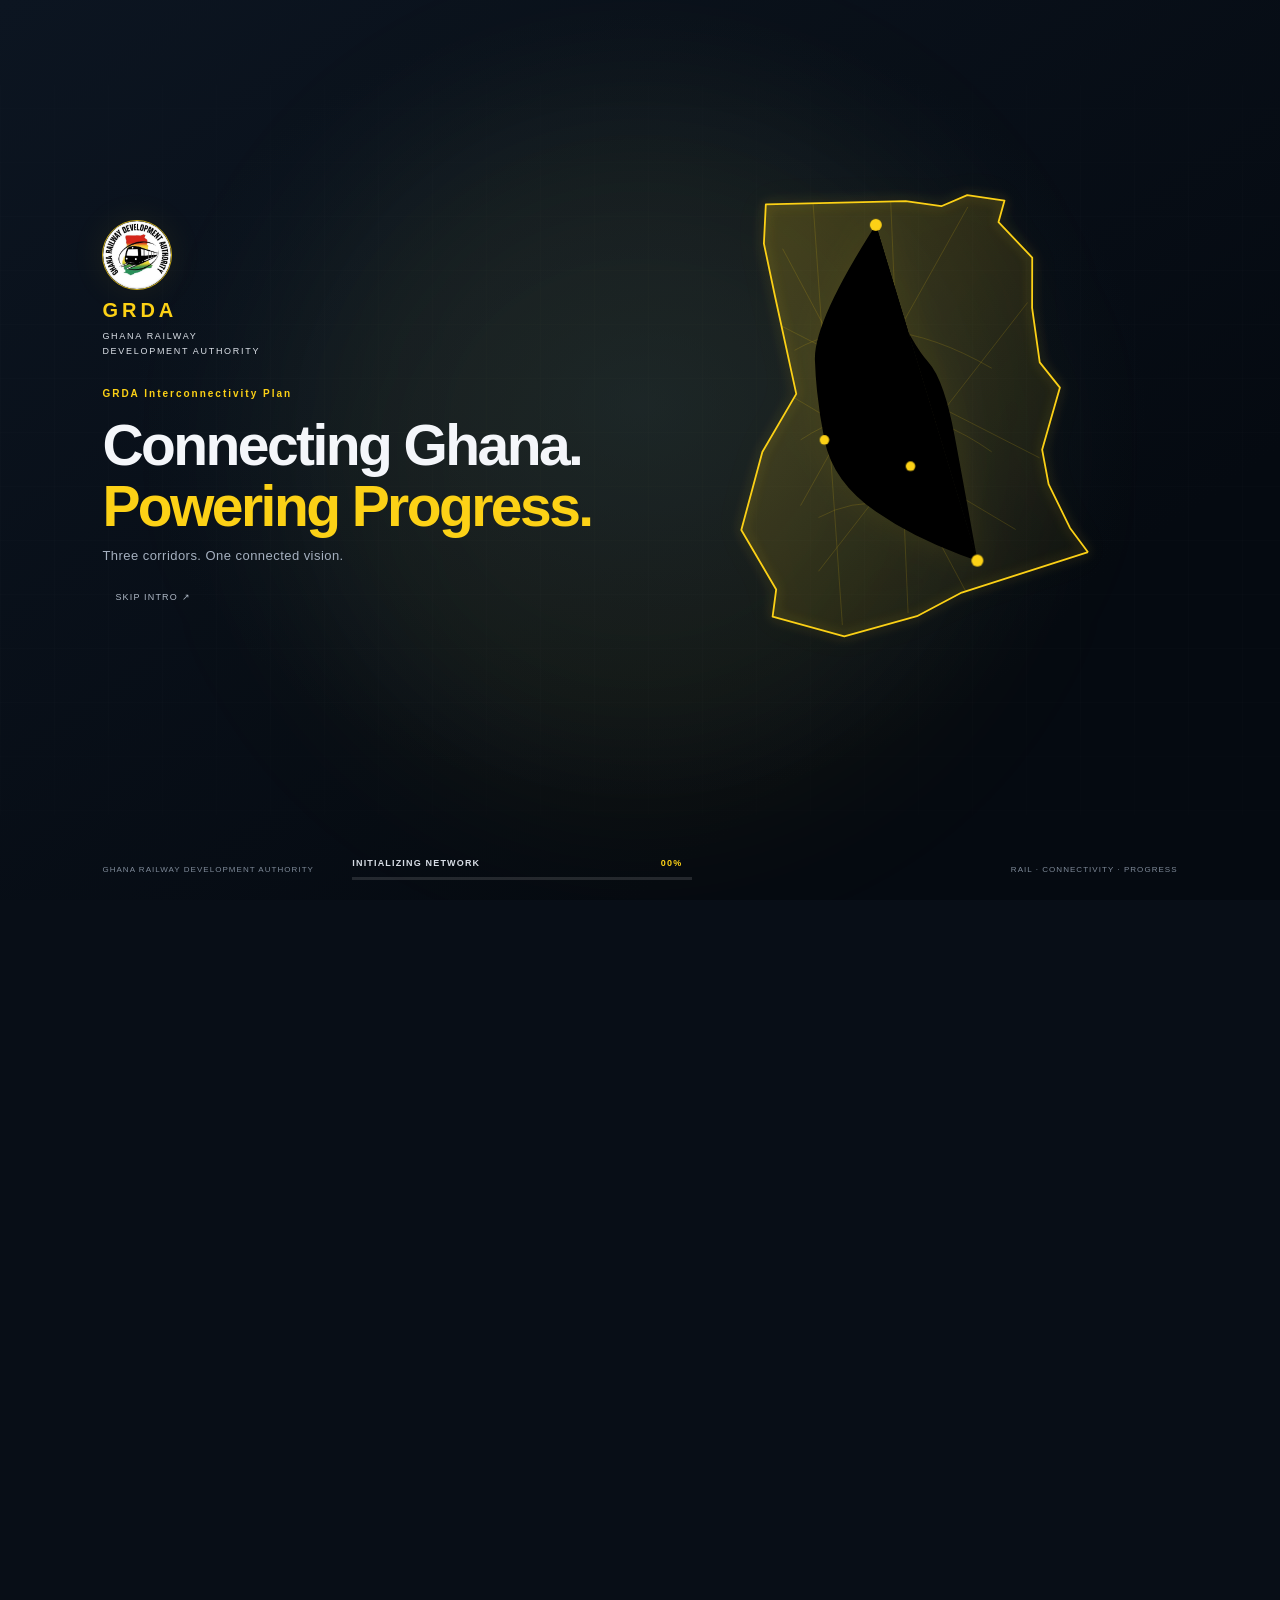
<file: indexbackup.html>
<!DOCTYPE html>
<html lang="en">
<head>
    <meta charset="UTF-8">
    <meta name="viewport" content="width=device-width, initial-scale=1">
    <meta name="theme-color" content="#080e17">

    <title>GRDA | Interconnectivity Plan</title>

    <meta
        name="description"
        content="Explore Ghana's Eastern, Central and Western railway corridors through the GRDA digital visualization platform."
    >

    <!-- =====================================================
         PWA
         ====================================================== -->

    <link rel="manifest" href="manifest.json">
    <link rel="icon" type="image/png" sizes="192x192" href="assets/icon-192.png">
    <link rel="apple-touch-icon" href="assets/icon-192.png">

    <meta name="mobile-web-app-capable" content="yes">
    <meta name="apple-mobile-web-app-capable" content="yes">
    <meta name="apple-mobile-web-app-status-bar-style" content="black-translucent">
    <meta name="apple-mobile-web-app-title" content="GRDA Corridors">

    <link rel="stylesheet" href="style.css">
    <script src="app.js" defer></script>
</head>

<body>
    <a class="skip-link" href="#corridors">Skip introduction</a>

    <!-- CINEMATIC OPENING -->
    <section id="intro" class="intro" aria-label="GRDA introduction">
        <div class="intro-grid" aria-hidden="true"></div>
        <div class="intro-glow" aria-hidden="true"></div>

        <div class="intro-content">
            <div class="brand-lockup">
                <div class="brand-seal">
                    <img
                        src="assets/GRDA-Logo.jpg"
                        alt=""
                        onerror="this.style.display='none'"
                    >
                    <span class="seal-fallback" aria-hidden="true">G</span>
                </div>

                <p class="brand-acronym">GRDA</p>
                <p class="brand-name">
                    GHANA RAILWAY<br>
                    DEVELOPMENT AUTHORITY
                </p>
            </div>

            <p class="intro-eyebrow">GRDA Interconnectivity Plan</p>

            <h1>
                Connecting Ghana.<br>
                <span>Powering Progress.</span>
            </h1>

            <p class="intro-description">
                Three corridors. One connected vision.
            </p>

            <div class="intro-map" aria-label="Stylized map of Ghana with illustrative rail routes">
                <svg
                    id="ghana-map"
                    viewBox="0 0 360 410"
                    role="img"
                    aria-labelledby="map-title map-description"
                >
                    <title id="map-title">Ghana railway network introduction</title>
                    <desc id="map-description">
                        A stylized outline of Ghana with animated illustrative
                        connections representing the three railway corridors.
                        Lines are decorative and are not surveyed route alignments.
                    </desc>

                    <defs>
                        <linearGradient id="ghana-fill" x1="0" y1="0" x2="1" y2="1">
                            <stop offset="0%" stop-color="#fcd116" stop-opacity=".20"/>
                            <stop offset="100%" stop-color="#fcd116" stop-opacity=".025"/>
                        </linearGradient>

                        <filter id="route-glow" x="-100%" y="-100%" width="300%" height="300%">
                            <feGaussianBlur stdDeviation="4" result="blur"/>
                            <feMerge>
                                <feMergeNode in="blur"/>
                                <feMergeNode in="SourceGraphic"/>
                            </feMerge>
                        </filter>

                        <clipPath id="ghana-clip">
                            <path id="ghana-outline" d="
                                M 320.6 319.0
                                L 214.9 352.8
                                L 177.4 372.6
                                L 116.6 389.4
                                L 56.6 373.0
                                L 59.6 350.2
                                L 30.4 300.4
                                L 48.0 235.1
                                L 76.4 186.5
                                L 58.5 104.3
                                L 49.3 60.7
                                L 50.9 27.9
                                L 168.0 25.2
                                L 197.8 29.4
                                L 219.5 20.1
                                L 250.7 24.7
                                L 245.7 42.7
                                L 273.9 72.5
                                L 273.8 114.5
                                L 280.2 160.1
                                L 297.1 181.2
                                L 282.2 233.2
                                L 287.6 262.0
                                L 305.5 298.7
                                Z
                            "/>
                        </clipPath>
                    </defs>

                    <path
                        class="ghana-fill"
                        d="
                            M 320.6 319.0 L 214.9 352.8 L 177.4 372.6
                            L 116.6 389.4 L 56.6 373.0 L 59.6 350.2
                            L 30.4 300.4 L 48.0 235.1 L 76.4 186.5
                            L 58.5 104.3 L 49.3 60.7 L 50.9 27.9
                            L 168.0 25.2 L 197.8 29.4 L 219.5 20.1
                            L 250.7 24.7 L 245.7 42.7 L 273.9 72.5
                            L 273.8 114.5 L 280.2 160.1 L 297.1 181.2
                            L 282.2 233.2 L 287.6 262.0 L 305.5 298.7 Z
                        "
                    />

                    <path
                        class="ghana-outline"
                        pathLength="100"
                        d="
                            M 320.6 319.0 L 214.9 352.8 L 177.4 372.6
                            L 116.6 389.4 L 56.6 373.0 L 59.6 350.2
                            L 30.4 300.4 L 48.0 235.1 L 76.4 186.5
                            L 58.5 104.3 L 49.3 60.7 L 50.9 27.9
                            L 168.0 25.2 L 197.8 29.4 L 219.5 20.1
                            L 250.7 24.7 L 245.7 42.7 L 273.9 72.5
                            L 273.8 114.5 L 280.2 160.1 L 297.1 181.2
                            L 282.2 233.2 L 287.6 262.0 L 305.5 298.7 Z
                        "
                    />

                    <g class="map-terrain" clip-path="url(#ghana-clip)">
                        <path d="M 45 120 L 280 240 M 50 175 L 260 300
                                 M 65 65 L 220 355 M 90 20 L 115 380
                                 M 155 15 L 170 370 M 220 30 L 80 280
                                 M 270 110 L 95 335"
                              fill="none"/>

                        <path d="M 75 150 Q 145 110 240 165
                                 M 80 225 Q 155 175 240 235
                                 M 95 290 Q 150 260 215 305"
                              fill="none"/>
                    </g>

                    <g class="rail-network" clip-path="url(#ghana-clip)">
                        <path class="rail-track eastern-track"
                              pathLength="100"
                              d="M 228 326 Q 218 270 209 222 T 187 160
                                 T 155 104 T 143 45"/>

                        <path class="rail-track central-track"
                              pathLength="100"
                              d="M 228 326 Q 195 289 172 247
                                 T 142 190 T 128 136 T 143 45"/>

                        <path class="rail-track western-track"
                              pathLength="100"
                              d="M 228 326 Q 179 310 143 285
                                 T 100 225 T 92 158 T 143 45"/>
                    </g>

                    <g class="map-nodes">
                        <circle cx="228" cy="326" r="5"/>
                        <circle cx="143" cy="45" r="5"/>
                        <circle cx="172" cy="247" r="4"/>
                        <circle cx="100" cy="225" r="4"/>
                    </g>
                </svg>
            </div>

            <button id="skip-intro" class="skip-intro" type="button">
                SKIP INTRO <span aria-hidden="true">↗</span>
            </button>
        </div>

        <div class="intro-footer">
            <span>GHANA RAILWAY DEVELOPMENT AUTHORITY</span>
            <div class="loading-block" aria-live="polite">
                <div class="loading-meta">
                    <span id="loading-status">INITIALIZING NETWORK</span>
                    <span id="loading-percent">00%</span>
                </div>

                <div
                    class="loading-track"
                    role="progressbar"
                    aria-label="Opening animation progress"
                    aria-valuemin="0"
                    aria-valuemax="100"
                    aria-valuenow="0"
                    id="loading-progress"
                >
                    <span id="loading-bar"></span>
                </div>
            </div>
            <span>RAIL · CONNECTIVITY · PROGRESS</span>
        </div>
    </section>


    <!-- MAIN HUB -->
    <main id="hub" class="hub" inert>
        <header class="site-header">
            <a class="header-brand" href="#home" aria-label="GRDA corridor hub home">
                <img class="header-mark" src="assets/GRDA-Logo.jpg" alt="">
                <span>
                    <strong>GRDA</strong>
                    <small>GHANA RAILWAY DEVELOPMENT AUTHORITY</small>
                </span>
            </a>

            <span class="header-status">
                <span class="status-dot"></span>
                Interconnectivity Plan 
            </span>
        </header>

        <section id="home" class="hero">
            <div class="hero-copy">
                <p class="eyebrow">
                    <span class="eyebrow-line"></span>
                    GHANA'S RAILWAY FUTURE
                </p>

                <h2>
                    Connecting Ghana.<br>
                    <span>Powering Progress.</span>
                </h2>

                <p class="hero-description">
                    Explore the railway corridors shaping national
                    connectivity through immersive three-dimensional
                    visualizations.
                </p>

                <a class="hero-cta" href="#corridors">
                    <span class="cta-icon" aria-hidden="true">↓</span>
                    <span>EXPLORE THE CORRIDORS</span>
                </a>
            </div>

            <div class="hero-map-panel" aria-hidden="true">
                <div class="panel-label">WESTERN CORRIDOR</div>

                <svg viewBox="0 0 360 410">
                    <path class="hero-ghana-fill"
                          d="M 320.6 319.0 L 214.9 352.8 L 177.4 372.6
                             L 116.6 389.4 L 56.6 373.0 L 59.6 350.2
                             L 30.4 300.4 L 48.0 235.1 L 76.4 186.5
                             L 58.5 104.3 L 49.3 60.7 L 50.9 27.9
                             L 168.0 25.2 L 197.8 29.4 L 219.5 20.1
                             L 250.7 24.7 L 245.7 42.7 L 273.9 72.5
                             L 273.8 114.5 L 280.2 160.1 L 297.1 181.2
                             L 282.2 233.2 L 287.6 262.0 L 305.5 298.7 Z"/>

                    <path class="hero-ghana-line"
                          d="M 320.6 319.0 L 214.9 352.8 L 177.4 372.6
                             L 116.6 389.4 L 56.6 373.0 L 59.6 350.2
                             L 30.4 300.4 L 48.0 235.1 L 76.4 186.5
                             L 58.5 104.3 L 49.3 60.7 L 50.9 27.9
                             L 168.0 25.2 L 197.8 29.4 L 219.5 20.1
                             L 250.7 24.7 L 245.7 42.7 L 273.9 72.5
                             L 273.8 114.5 L 280.2 160.1 L 297.1 181.2
                             L 282.2 233.2 L 287.6 262.0 L 305.5 298.7 Z"/>

                    <path class="hero-route"
                          d="M228 326 Q218 270 209 222 T187 160 T155 104 T143 45"/>
                    <path class="hero-route route-blue"
                          d="M228 326 Q195 289 172 247 T142 190 T128 136 T143 45"/>
                    <path class="hero-route route-green"
                          d="M228 326 Q179 310 143 285 T100 225 T92 158 T143 45"/>

                    <circle class="hero-node" cx="228" cy="326" r="5"/>
                    <circle class="hero-node" cx="143" cy="45" r="5"/>
                </svg>

                <div class="map-caption map-caption-top">EASTERN CORRIDOR</div>
                <div class="map-caption map-caption-bottom">CENTRAL CORRIDOR</div>
            </div>

            <div class="hero-index" aria-hidden="true">
                <span>01</span>
                <span class="index-rule"></span>
                <span>03 CORRIDORS</span>
            </div>
        </section>


        <section id="corridors" class="corridors">
            <div class="section-heading">
                <div>
                    <p class="eyebrow">
                        <span class="eyebrow-line"></span>
                        THE NATIONAL NETWORK
                    </p>
                    <h2>Choose your corridor.</h2>
                </div>

                <p class="section-note">
                    Select a corridor to enter its dedicated
                    3D railway environment.
                </p>
            </div>


            <div class="corridor-grid">

                <article class="corridor-card eastern">
                    <div class="card-visual">
                        <span class="card-number">01 / EASTERN</span>
                        <svg class="card-route" viewBox="0 0 360 410"
                             aria-hidden="true">
                            <path class="route-outline"
                                  d="M 320.6 319.0 L 214.9 352.8 L 177.4 372.6
                                     L 116.6 389.4 L 56.6 373.0 L 59.6 350.2
                                     L 30.4 300.4 L 48.0 235.1 L 76.4 186.5
                                     L 58.5 104.3 L 49.3 60.7 L 50.9 27.9
                                     L 168.0 25.2 L 197.8 29.4 L 219.5 20.1
                                     L 250.7 24.7 L 245.7 42.7 L 273.9 72.5
                                     L 273.8 114.5 L 280.2 160.1 L 297.1 181.2
                                     L 282.2 233.2 L 287.6 262.0 L 305.5 298.7 Z"/>
                            <path class="route-line"
                                  d="M180 360 Q220 300 245 230 T250 120 Q240 70 200 35"/>
                            <circle cx="180" cy="360" r="4"/>
                            <circle cx="200" cy="35" r="4"/>
                        </svg>
                        <span class="card-coordinate">SOUTH → NORTH</span>
                    </div>

                    <div class="card-content">
                        <p class="card-kicker">CORRIDOR 01</p>
                        <h3>Eastern Corridor</h3>
                        <p class="card-endpoints">Tema Port <span>→</span> Paga</p>
                        <p class="card-description">
                            A northbound connection from the coast
                            towards Ghana's northern frontier.
                        </p>

                        <a class="corridor-link"
                           data-corridor="eastern"
                           target="_blank"
                           rel="noopener noreferrer"
                           href="#configure-eastern">
                            <span>PREVIEW EASTERN CORRIDOR</span>
                            <span class="link-arrow" aria-hidden="true">↗</span>
                        </a>
                    </div>
                </article>


                <article class="corridor-card central">
                    <div class="card-visual">
                        <span class="card-number">02 / CENTRAL</span>
                        <svg class="card-route" viewBox="0 0 360 410"
                             aria-hidden="true">
                            <path class="route-outline"
                                  d="M 320.6 319.0 L 214.9 352.8 L 177.4 372.6
                                     L 116.6 389.4 L 56.6 373.0 L 59.6 350.2
                                     L 30.4 300.4 L 48.0 235.1 L 76.4 186.5
                                     L 58.5 104.3 L 49.3 60.7 L 50.9 27.9
                                     L 168.0 25.2 L 197.8 29.4 L 219.5 20.1
                                     L 250.7 24.7 L 245.7 42.7 L 273.9 72.5
                                     L 273.8 114.5 L 280.2 160.1 L 297.1 181.2
                                     L 282.2 233.2 L 287.6 262.0 L 305.5 298.7 Z"/>
                            <path class="route-line"
                                  d="M150 365 Q170 300 165 240 T180 160 Q180 90 170 35"/>
                            <circle cx="150" cy="365" r="4"/>
                            <circle cx="170" cy="35" r="4"/>
                        </svg>
                        <span class="card-coordinate">SOUTH → NORTH</span>
                    </div>

                    <div class="card-content">
                        <p class="card-kicker">CORRIDOR 02</p>
                        <h3>Central Corridor</h3>
                        <p class="card-endpoints">Accra <span>→</span> Sawla</p>
                        <p class="card-description">
                            Explore the proposed central connection
                            between Accra and northern Ghana.
                        </p>

                        <a class="corridor-link"
                           data-corridor="central"
                           target="_blank"
                           rel="noopener noreferrer"
                           href="#configure-central">
                            <span>PREVIEW CENTRAL CORRIDOR</span>
                            <span class="link-arrow" aria-hidden="true">↗</span>
                        </a>
                    </div>
                </article>


                <article class="corridor-card western">
                    <div class="card-visual">
                        <span class="card-number">03 / WESTERN</span>
                        <svg class="card-route" viewBox="0 0 360 410"
                             aria-hidden="true">
                            <path class="route-outline"
                                  d="M 320.6 319.0 L 214.9 352.8 L 177.4 372.6
                                     L 116.6 389.4 L 56.6 373.0 L 59.6 350.2
                                     L 30.4 300.4 L 48.0 235.1 L 76.4 186.5
                                     L 58.5 104.3 L 49.3 60.7 L 50.9 27.9
                                     L 168.0 25.2 L 197.8 29.4 L 219.5 20.1
                                     L 250.7 24.7 L 245.7 42.7 L 273.9 72.5
                                     L 273.8 114.5 L 280.2 160.1 L 297.1 181.2
                                     L 282.2 233.2 L 287.6 262.0 L 305.5 298.7 Z"/>
                            <path class="route-line"
                                  d="M100 365 Q100 310 90 250 T90 180 Q100 100 170 35"/>
                            <circle cx="100" cy="365" r="4"/>
                            <circle cx="170" cy="35" r="4"/>
                        </svg>
                        <span class="card-coordinate">COAST → NORTHWEST</span>
                    </div>

                    <div class="card-content">
                        <p class="card-kicker">CORRIDOR 03</p>
                        <h3>Western Corridor</h3>
                        <p class="card-endpoints">Takoradi <span>→</span> Hamile</p>
                        <p class="card-description">
                            Follow the western railway connection
                            from the coast towards the northwest.
                        </p>

                        <a class="corridor-link"
                           data-corridor="western"
                           target="_blank"
                           rel="noopener noreferrer"
                           href="#configure-western">
                            <span>PREVIEW WESTERN CORRIDOR</span>
                            <span class="link-arrow" aria-hidden="true">↗</span>
                        </a>
                    </div>
                </article>

            </div>
        </section>


        <footer class="site-footer">
            <a class="footer-brand" href="#home">GRDA</a>
            <p>GHANA RAILWAY DEVELOPMENT AUTHORITY</p>
            <p class="footer-note">
                NATIONAL RAILWAY CORRIDOR VISUALIZATION PLATFORM
            </p>
        </footer>
    </main>


    <div id="navigation-overlay" class="navigation-overlay" aria-hidden="true">
        <div class="transition-mark"></div>
        <p>PREPARING CORRIDOR</p>
    </div>

    <noscript>
        <p class="noscript-message">
            Please enable JavaScript to experience the GRDA corridor hub.
        </p>
    </noscript>

    <!-- =====================================================
         PWA SERVICE WORKER
         ====================================================== -->

    <script>
        if (
            'serviceWorker' in navigator &&
            window.location.protocol !== 'file:'
        ) {
            window.addEventListener('load', () => {
                navigator.serviceWorker
                    .register('/sw.js')
                    .then((registration) => {
                        console.log(
                            'GRDA Hub PWA service worker registered:',
                            registration.scope
                        );
                    })
                    .catch((error) => {
                        console.error(
                            'GRDA Hub PWA service worker registration failed:',
                            error
                        );
                    });
            });
        } else if (window.location.protocol === 'file:') {
            console.warn(
                'GRDA Hub PWA requires an HTTP or HTTPS origin.'
            );
        }
    </script>

</body>

</html>
</file>
<file: style.css>
/* =========================================================
   GRDA UNIFIED CORRIDOR HUB
   Brand palette: Navy / Gold
   ========================================================= */

:root {
    color-scheme: dark;
    --gold: #fcd116;
    --gold-soft: #ffe36b;
    --navy: #080e17;
    --navy-light: #101a28;
    --panel: #0d1622;
    --text: #f4f6fa;
    --muted: #a5b0bf;
    --line: rgba(255, 255, 255, 0.11);
    --ease: cubic-bezier(.22, 1, .36, 1);
}

* {
    box-sizing: border-box;
}

html {
    scroll-behavior: smooth;
    scroll-padding-top: 90px;
}

body {
    margin: 0;
    background: var(--navy);
    color: var(--text);
    font-family: Inter, "Segoe UI", Arial, sans-serif;
    -webkit-font-smoothing: antialiased;
}

body.intro-active,
body.lightbox-open {
    overflow: hidden;
}

a {
    color: inherit;
    text-decoration: none;
}

button,
a {
    -webkit-tap-highlight-color: transparent;
}

button {
    font: inherit;
}

button:focus-visible,
a:focus-visible {
    outline: 2px solid var(--gold);
    outline-offset: 5px;
}

.skip-link {
    position: fixed;
    z-index: 100;
    top: 12px;
    left: 12px;
    padding: 12px 16px;
    background: var(--gold);
    color: #111;
    transform: translateY(-160%);
}

.skip-link:focus {
    transform: translateY(0);
}

/* ===================== INTRO ===================== */

.intro {
    position: fixed;
    z-index: 50;
    inset: 0;
    display: grid;
    place-items: center;
    overflow: hidden;
    padding: 32px clamp(28px, 8vw, 120px) 100px;
    background:
        radial-gradient(ellipse at 50% 45%,
            rgba(25, 46, 63, .45), transparent 56%),
        linear-gradient(145deg, #0c1521, #050a11 75%);
    transition:
        opacity 900ms var(--ease),
        visibility 900ms;
}

.intro.is-finished {
    opacity: 0;
    visibility: hidden;
    pointer-events: none;
}

.intro-grid {
    position: absolute;
    inset: 0;
    opacity: .12;
    background-image:
        linear-gradient(rgba(255,255,255,.07) 1px, transparent 1px),
        linear-gradient(90deg, rgba(255,255,255,.07) 1px, transparent 1px);
    background-size: 54px 54px;
    mask-image: linear-gradient(transparent, #000 20%, #000 80%, transparent);
}

.intro-glow {
    position: absolute;
    width: 60vw;
    height: 60vw;
    max-width: 700px;
    max-height: 700px;
    border-radius: 50%;
    background: rgba(252, 209, 22, .055);
    filter: blur(90px);
    animation: glow-breathe 5s ease-in-out infinite alternate;
}

.intro-content {
    position: relative;
    z-index: 1;
    width: min(100%, 1400px);
    padding-right: 49%;
    text-align: left;
    animation: intro-arrive 1.1s var(--ease) both;
}

.brand-lockup {
    margin-bottom: 28px;
    text-align: left;
}

.brand-seal {
    position: relative;
    display: grid;
    place-items: center;
    width: 70px;
    height: 70px;
    margin: 0 0 9px;
    overflow: hidden;
    border: 1px solid rgba(252, 209, 22, .8);
    border-radius: 50%;
    box-shadow: 0 0 36px rgba(252, 209, 22, .08);
}

.brand-seal img {
    position: absolute;
    width: 100%;
    height: 100%;
    object-fit: contain;
    border-radius: 50%;
}

.seal-fallback {
    color: var(--gold);
    font-family: Georgia, serif;
    font-size: 38px;
}

.brand-acronym {
    margin: 0;
    color: var(--gold);
    font-size: 20px;
    font-weight: 800;
    letter-spacing: .2em;
}

.brand-name {
    margin: 7px 0 0;
    color: #dce1e8;
    font-size: 9px;
    line-height: 1.7;
    letter-spacing: .19em;
}

.intro-eyebrow,
.eyebrow {
    display: flex;
    align-items: center;
    justify-content: center;
    gap: 11px;
    color: var(--gold);
    font-size: 10px;
    font-weight: 700;
    letter-spacing: .2em;
}

.intro-eyebrow {
    justify-content: flex-start;
}

.intro h1 {
    margin: 16px 0 10px;
    font-size: clamp(32px, 6vw, 57px);
    line-height: 1.08;
    letter-spacing: -.045em;
    font-weight: 650;
}

.intro h1 span,
.hero h2 span {
    color: var(--gold);
}

.intro-description {
    margin: 0;
    color: var(--muted);
    font-size: 13px;
    letter-spacing: .035em;
}

/* Ghana illustration and route drawing */

.intro-map {
    position: absolute;
    top: 50%;
    right: 4%;
    display: flex;
    align-items: center;
    justify-content: center;
    width: 40%;
    height: min(70vh, 560px);
    margin: 0;
    transform: translateY(-50%);
}

.intro-map svg {
    display: block;
    width: auto;
    height: 100%;
    max-width: 100%;
    max-height: 100%;
    overflow: visible;
    filter: drop-shadow(0 0 16px rgba(252, 209, 22, .08));
}

.ghana-fill {
    fill: url(#ghana-fill);
    stroke: none;
}

.ghana-outline {
    fill: none;
    stroke: var(--gold);
    stroke-width: 1.5;
    stroke-linejoin: round;
    stroke-dasharray: 100;
    stroke-dashoffset: 100;
    animation: draw-outline 2.2s 0.4s var(--ease) forwards;
    filter: drop-shadow(0 0 5px rgba(252, 209, 22, .42));
}

.map-terrain {
    stroke: rgba(252, 209, 22, .18);
    stroke-width: .7;
}

/* Corridor routes: drawn outward from the coast, then dashes flow towards the destination */

.rail-draw {
    fill: none;
    stroke: var(--c);
    stroke-width: 2.1;
    stroke-linecap: round;
    stroke-linejoin: round;
    stroke-dasharray: var(--len);
    stroke-dashoffset: var(--len);
    animation: draw-route var(--t) var(--d) cubic-bezier(.45, .05, .55, .95) forwards;
}

.rail-group {
    filter: drop-shadow(0 0 3.5px var(--c));
}

.rail-flow {
    fill: none;
    stroke: var(--cl);
    stroke-width: 1.15;
    stroke-linecap: round;
    stroke-dasharray: 3 9;
    opacity: 0;
    animation:
        node-appear .6s var(--f) ease forwards,
        rail-travel .8s var(--f) linear infinite;
}

.map-nodes circle {
    fill: var(--gold);
    opacity: 0;
    animation: node-appear .4s ease forwards;
}

.station {
    fill: var(--gold);
    stroke: #fff2a6;
    stroke-width: 1;
    opacity: 0;
    animation: node-appear .45s ease forwards;
    filter: drop-shadow(0 0 6px var(--gold));
}

.station-label {
    fill: #dfe5ee;
    font-family: Inter, "Segoe UI", Arial, sans-serif;
    font-size: 7.5px;
    font-weight: 700;
    letter-spacing: .16em;
    opacity: 0;
    animation: node-appear .6s ease forwards;
}

.route-pulse {
    opacity: 0;
    animation: node-appear .25s var(--b) ease forwards;
}

.pulse-halo {
    fill: var(--c);
    opacity: .35;
    filter: blur(1.5px);
}

.pulse-core {
    fill: #ffffff;
    filter: drop-shadow(0 0 4px var(--c));
}

.loading-block {
    width: 100%;
    margin: 0;
    text-align: left;
}

.loading-meta {
    display: flex;
    justify-content: space-between;
    gap: 15px;
    margin-bottom: 9px;
    color: #d7dde5;
    font-size: 9px;
    font-weight: 700;
    letter-spacing: .13em;
}

#loading-percent {
    margin-right: 10px;
    color: var(--gold);
    font-variant-numeric: tabular-nums;
}

.loading-track {
    height: 3px;
    overflow: hidden;
    background: rgba(255,255,255,.12);
}

#loading-bar {
    display: block;
    width: 0;
    height: 100%;
    background: var(--gold);
    box-shadow: 0 0 12px rgba(252, 209, 22, .7);
    transition: width 120ms linear;
}

.skip-intro {
    margin-top: 19px;
    padding: 9px 12px;
    border: 1px solid transparent;
    background: transparent;
    color: #aeb8c5;
    font-size: 9px;
    letter-spacing: .13em;
    cursor: pointer;
    transition: color .25s, border-color .25s;
}

.skip-intro:hover {
    color: var(--gold);
    border-color: rgba(252,209,22,.35);
}

.intro-footer {
    position: absolute;
    right: clamp(28px, 8vw, 120px);
    bottom: 20px;
    left: clamp(28px, 8vw, 120px);
    z-index: 2;
    display: flex;
    align-items: center;
    gap: clamp(12px, 3vw, 40px);
    color: #7f8a99;
    font-size: 8px;
    letter-spacing: .13em;
}

.intro-footer > span:last-child {
    margin-left: auto;
    text-align: right;
}

.intro-footer .loading-block {
    flex: 0 1 340px;
    width: min(340px, 30vw);
}

/* ===================== HUB ===================== */

.hub {
    min-height: 100vh;
    opacity: 0;
    transform: translateY(12px);
    transition:
        opacity 800ms var(--ease),
        transform 800ms var(--ease);
}

.hub.is-visible {
    opacity: 1;
    transform: translateY(0);
}

.site-header {
    position: sticky;
    z-index: 10;
    top: 0;
    display: flex;
    align-items: center;
    justify-content: space-between;
    min-height: 78px;
    padding: 15px clamp(20px, 5vw, 76px);
    border-bottom: 1px solid var(--line);
    background: rgba(8,14,23,.88);
    backdrop-filter: blur(18px);
}

.header-brand {
    display: flex;
    align-items: center;
    gap: 12px;
}

.header-mark {
    display: block;
    width: 38px;
    height: 38px;
    border: 1px solid var(--gold);
    border-radius: 50%;
    object-fit: contain;
}

.header-brand strong {
    display: block;
    color: var(--gold);
    font-size: 16px;
    letter-spacing: .16em;
}

.header-brand small {
    display: block;
    margin-top: 4px;
    color: var(--muted);
    font-size: 8px;
    letter-spacing: .09em;
}

.header-status {
    display: flex;
    align-items: center;
    gap: 9px;
    color: #a9b5c4;
    font-size: 9px;
    letter-spacing: .12em;
}

.status-dot {
    width: 6px;
    height: 6px;
    border-radius: 50%;
    background: #75d6a0;
    box-shadow: 0 0 9px rgba(117,214,160,.5);
}

.hero {
    position: relative;
    display: grid;
    grid-template-columns: 1.1fr .9fr;
    align-items: center;
    gap: 35px;
    min-height: 520px;
    padding: 64px clamp(20px, 8vw, 120px) 78px;
    overflow: hidden;
    border-bottom: 1px solid var(--line);
    background:
        radial-gradient(ellipse at 78% 50%,
            rgba(28, 50, 65, .45), transparent 55%);
}

.hero-copy {
    position: relative;
    z-index: 2;
    max-width: 600px;
}

.hero .eyebrow {
    justify-content: flex-start;
    font-size: 9px;
}

.eyebrow-line {
    display: inline-block;
    width: 28px;
    height: 1px;
    background: var(--gold);
}

.hero h2 {
    margin: 23px 0 20px;
    font-size: clamp(38px, 5vw, 66px);
    line-height: 1.07;
    letter-spacing: -.05em;
    font-weight: 650;
}

.hero-description {
    max-width: 460px;
    color: #aab5c3;
    font-size: 15px;
    line-height: 1.8;
}

.hero-cta {
    display: inline-flex;
    align-items: center;
    gap: 13px;
    margin-top: 24px;
    color: var(--gold);
    font-size: 10px;
    font-weight: 700;
    letter-spacing: .12em;
}

.cta-icon {
    display: grid;
    place-items: center;
    width: 36px;
    height: 36px;
    border: 1px solid rgba(252,209,22,.65);
    border-radius: 50%;
    font-size: 17px;
    transition: background .25s, color .25s, transform .25s;
}

.hero-cta:hover .cta-icon {
    transform: translateY(3px);
    background: var(--gold);
    color: var(--navy);
}

.hero-map-panel {
    position: relative;
    display: grid;
    place-items: center;
    min-height: 360px;
}

.hero-map-panel svg {
    width: auto;
    height: 430px;
    max-width: 100%;
    overflow: visible;
}

.hero-ghana-fill {
    fill: rgba(252,209,22,.06);
}

.hero-ghana-line {
    fill: none;
    stroke: rgba(252,209,22,.55);
    stroke-width: 1.3;
}

.hero-rail {
    fill: none;
    stroke: var(--c);
    stroke-width: 2;
    stroke-linecap: round;
    stroke-linejoin: round;
}

.hero-rail-group {
    filter: drop-shadow(0 0 3px var(--c));
}

.hero-rail-flow {
    fill: none;
    stroke: var(--cl);
    stroke-width: 1.1;
    stroke-linecap: round;
    stroke-dasharray: 3 9;
    animation: rail-travel 1.1s linear infinite;
}

.hero-nodes circle {
    fill: var(--gold);
    opacity: .9;
}

.hero-stations circle {
    fill: var(--gold);
    stroke: #fff2a6;
    stroke-width: 1;
    filter: drop-shadow(0 0 5px var(--gold));
}

.hero-pulse {
    opacity: 0;
    animation: node-appear .25s var(--b) ease forwards;
}

.hero-legend {
    position: absolute;
    right: 0;
    bottom: 10px;
    display: grid;
    gap: 9px;
    margin: 0;
    padding: 0;
    list-style: none;
}

.hero-legend li {
    display: flex;
    align-items: center;
    gap: 10px;
    color: #a9b5c4;
    font-size: 8px;
    letter-spacing: .14em;
    text-transform: uppercase;
}

.hero-legend li::before {
    display: block;
    width: 22px;
    height: 2px;
    border-radius: 2px;
    background: var(--c);
    box-shadow: 0 0 8px var(--c);
    content: "";
}

.hero-index {
    position: absolute;
    bottom: 20px;
    left: clamp(20px, 8vw, 120px);
    display: flex;
    align-items: center;
    gap: 12px;
    color: #8693a3;
    font-size: 8px;
    letter-spacing: .13em;
}

.hero-index span:first-child {
    color: var(--gold);
    font-size: 13px;
}

.index-rule {
    width: 42px;
    height: 1px;
    background: var(--gold);
}

/* ===================== CORRIDOR CARDS ===================== */

.corridors {
    padding: 75px clamp(20px, 6vw, 90px) 90px;
}

.section-heading {
    display: flex;
    align-items: end;
    justify-content: space-between;
    gap: 25px;
    margin-bottom: 34px;
}

.section-heading .eyebrow {
    justify-content: flex-start;
    font-size: 9px;
}

.section-heading h2 {
    margin: 15px 0 0;
    font-size: clamp(28px, 3.5vw, 42px);
    letter-spacing: -.035em;
}

.section-note {
    max-width: 320px;
    margin: 0 0 5px;
    color: var(--muted);
    font-size: 12px;
    line-height: 1.8;
}

/* STACKED LAYOUT: one corridor per row, map on the left, text on the right */

.corridor-grid {
    display: grid;
    grid-template-columns: minmax(0, 1fr);
    gap: 22px;
    max-width: 920px;
    margin: 0 auto;
}

.corridor-card {
    --route-color: var(--gold);
    position: relative;
    display: grid;
    grid-template-columns: 260px minmax(0, 1fr);
    min-width: 0;
    overflow: hidden;
    border: 1px solid rgba(255,255,255,.12);
    border-radius: 5px;
    background: linear-gradient(145deg, #111c2a, #0a111b 80%);
    transition:
        transform 350ms var(--ease),
        border-color 350ms,
        box-shadow 350ms;
}

.corridor-card.central {
    --route-color: #75bde8;
}

.corridor-card.western {
    --route-color: #74d6a0;
}

.corridor-card:hover,
.corridor-card:focus-within {
    transform: translateY(-6px);
    border-color: var(--route-color);
    box-shadow: 0 15px 40px rgba(0,0,0,.23);
}

.card-visual {
    position: relative;
    display: grid;
    place-items: center;
    min-height: 420px;
    overflow: hidden;
    border-right: 1px solid var(--line);
    background:
        radial-gradient(ellipse at center,
            rgba(255,255,255,.045), transparent 70%);
}

.card-visual::after {
    position: absolute;
    right: -35px;
    bottom: -55px;
    width: 150px;
    height: 150px;
    border: 1px solid rgba(255,255,255,.05);
    border-radius: 50%;
    content: "";
}

.card-number,
.card-coordinate {
    position: absolute;
    z-index: 1;
    color: #b0bbc8;
    font-size: 8px;
    letter-spacing: .13em;
}

.card-number {
    top: 17px;
    left: 18px;
}

.card-coordinate {
    right: 16px;
    bottom: 15px;
    font-size: 7px;
}

/* Drawn (placeholder) route maps: shown larger in the row layout */

.card-route {
    width: 300px;
    max-width: 88%;
    height: 340px;
    overflow: visible;
}

.route-outline {
    fill: rgba(255,255,255,.015);
    stroke: rgba(255,255,255,.2);
    stroke-width: 1;
}

.route-line {
    fill: none;
    stroke: var(--route-color);
    stroke-width: 2;
    stroke-linecap: round;
    stroke-dasharray: 5 5;
    animation: route-flow 12s linear infinite;
}

.card-route circle {
    fill: var(--route-color);
    filter: drop-shadow(0 0 5px var(--route-color));
}

/* Real corridor map image (Western card) */

.card-visual.has-map {
    display: block;
    min-height: 0;
}

.card-visual.has-map::after,
.card-visual.has-map .card-number,
.card-visual.has-map .card-coordinate {
    display: none;
}

.map-zoom {
    position: relative;
    display: block;
    cursor: zoom-in;
}

.map-zoom::after {
    position: absolute;
    right: 8px;
    bottom: 8px;
    padding: 5px 8px;
    border: 1px solid rgba(255,255,255,.25);
    border-radius: 3px;
    background: rgba(8,14,23,.82);
    color: #e8edf4;
    font-size: 7px;
    font-weight: 700;
    letter-spacing: .12em;
    content: "VIEW FULL MAP";
    transition: background .25s, color .25s, border-color .25s;
}

.map-zoom:hover::after,
.map-zoom:focus-visible::after {
    border-color: var(--route-color);
    background: var(--route-color);
    color: #08111b;
}

.map-zoom:focus-visible {
    outline-offset: -4px;
}

.card-map {
    display: block;
    width: 100%;
    height: auto;
}

/* Animated Eastern map: waits until the card scrolls into view */

.card-map-anim {
    display: block;
    width: 100%;
    height: auto;
}

.card-anim .rail-draw,
.card-anim .rail-flow,
.card-anim .map-nodes circle,
.card-anim .station,
.card-anim .route-pulse {
    animation-play-state: paused;
}

.corridor-card.is-inview .card-anim .rail-draw,
.corridor-card.is-inview .card-anim .rail-flow,
.corridor-card.is-inview .card-anim .map-nodes circle,
.corridor-card.is-inview .card-anim .station,
.corridor-card.is-inview .card-anim .route-pulse {
    animation-play-state: running;
}

.card-content {
    display: flex;
    flex-direction: column;
    justify-content: center;
    padding: 30px clamp(24px, 4vw, 48px);
}

.card-kicker {
    margin: 0 0 10px;
    color: var(--route-color);
    font-size: 8px;
    font-weight: 700;
    letter-spacing: .16em;
}

.card-content h3 {
    margin: 0;
    font-size: clamp(22px, 2.6vw, 30px);
    font-weight: 600;
    letter-spacing: -.025em;
}

.card-endpoints {
    margin: 14px 0;
    color: #f0f2f6;
    font-size: 14px;
    font-weight: 600;
}

.card-endpoints span {
    padding: 0 5px;
    color: var(--route-color);
}

.card-description {
    max-width: 440px;
    margin: 0 0 22px;
    color: #9eabba;
    font-size: 13px;
    line-height: 1.8;
}

.corridor-link {
    display: flex;
    align-items: center;
    justify-content: space-between;
    align-self: flex-start;
    gap: 10px;
    min-width: 280px;
    padding: 13px 14px;
    border: 1px solid rgba(255,255,255,.18);
    border-radius: 3px;
    color: #e8edf4;
    font-size: 9px;
    font-weight: 700;
    letter-spacing: .1em;
    transition:
        border-color 250ms,
        background 250ms,
        color 250ms;
}

.corridor-link:hover {
    border-color: var(--route-color);
    background: var(--route-color);
    color: #08111b;
}

.link-arrow {
    font-size: 16px;
    transition: transform 250ms;
}

.corridor-link:hover .link-arrow {
    transform: translate(2px, -2px);
}

/* ===================== MAP VIEWER ===================== */

.map-lightbox {
    position: fixed;
    z-index: 90;
    inset: 0;
    display: flex;
    flex-direction: column;
    background: #050a11;
    opacity: 0;
    transition: opacity 250ms var(--ease);
}

.map-lightbox[hidden] {
    display: none;
}

.map-lightbox.is-open {
    opacity: 1;
}

.lightbox-bar {
    display: flex;
    align-items: center;
    justify-content: space-between;
    gap: 16px;
    padding: 12px clamp(16px, 4vw, 32px);
    border-bottom: 1px solid var(--line);
}

.lightbox-title {
    margin: 0;
    color: var(--gold);
    font-size: 10px;
    font-weight: 700;
    letter-spacing: .16em;
    text-transform: uppercase;
}

.lightbox-actions {
    display: flex;
    gap: 10px;
}

.lightbox-btn {
    padding: 11px 15px;
    border: 1px solid rgba(255,255,255,.22);
    border-radius: 3px;
    background: transparent;
    color: #e8edf4;
    font-size: 9px;
    font-weight: 700;
    letter-spacing: .12em;
    cursor: pointer;
    transition: border-color 250ms, color 250ms, background 250ms;
}

.lightbox-btn:hover {
    border-color: var(--gold);
    color: var(--gold);
}

.lightbox-close {
    border-color: rgba(252,209,22,.6);
    color: var(--gold);
}

.lightbox-close:hover {
    background: var(--gold);
    color: var(--navy);
}

.lightbox-stage {
    display: flex;
    flex: 1;
    min-height: 0;
    overflow: auto;
    padding: 16px;
}

.lightbox-img {
    display: block;
    width: auto;
    height: auto;
    max-width: 100%;
    max-height: 100%;
    margin: auto;
    border-radius: 3px;
    box-shadow: 0 20px 60px rgba(0,0,0,.5);
    cursor: zoom-in;
}

.map-lightbox.is-zoomed .lightbox-img {
    width: 1600px;
    max-width: none;
    max-height: none;
    cursor: zoom-out;
}

/* ===================== FOOTER ===================== */

.site-footer {
    display: flex;
    align-items: center;
    flex-wrap: wrap;
    gap: 15px 25px;
    padding: 25px clamp(20px, 6vw, 90px);
    border-top: 1px solid var(--line);
}

.footer-brand {
    color: var(--gold);
    font-size: 17px;
    font-weight: 800;
    letter-spacing: .16em;
}

.site-footer p {
    margin: 0;
    color: #a0adbc;
    font-size: 8px;
    letter-spacing: .12em;
}

.site-footer .footer-note {
    margin-left: auto;
    text-align: right;
}

/* ===================== PAGE TRANSITION ===================== */

.navigation-overlay {
    position: fixed;
    z-index: 100;
    inset: 0;
    display: grid;
    align-content: center;
    justify-items: center;
    gap: 22px;
    background: rgba(5, 10, 17, .97);
    opacity: 0;
    visibility: hidden;
    transition: opacity 350ms, visibility 350ms;
}

.navigation-overlay.is-active {
    opacity: 1;
    visibility: visible;
}

.navigation-overlay p {
    color: var(--gold);
    font-size: 10px;
    letter-spacing: .2em;
}

.transition-mark {
    width: 40px;
    height: 40px;
    border: 1px solid rgba(252,209,22,.25);
    border-top-color: var(--gold);
    border-radius: 50%;
    animation: spin 900ms linear infinite;
}

.noscript-message {
    padding: 20px;
    color: #111;
    background: var(--gold);
}

/* ===================== ANIMATIONS ===================== */

@keyframes intro-arrive {
    from { opacity: 0; transform: translateY(16px); }
    to { opacity: 1; transform: translateY(0); }
}

@keyframes draw-outline {
    to { stroke-dashoffset: 0; }
}

@keyframes draw-route {
    to { stroke-dashoffset: 0; }
}

@keyframes node-appear {
    to { opacity: 1; }
}

@keyframes glow-breathe {
    from { opacity: .45; transform: scale(.92); }
    to { opacity: 1; transform: scale(1.08); }
}

@keyframes route-flow {
    to { stroke-dashoffset: -100; }
}

@keyframes rail-travel {
    to { stroke-dashoffset: -12; }
}

@keyframes spin {
    to { transform: rotate(360deg); }
}

/* ===================== RESPONSIVE ===================== */

@media (max-width: 900px) {
    .hero {
        grid-template-columns: 1fr .75fr;
        padding-right: 30px;
        padding-left: 30px;
    }

    .hero-index {
        left: 30px;
    }
}

/* Corridor rows stack (map above text) on narrower screens */
@media (max-width: 760px) {
    .corridor-card {
        grid-template-columns: minmax(0, 1fr);
    }

    .card-visual {
        min-height: 300px;
        border-right: 0;
        border-bottom: 1px solid var(--line);
    }

    .card-visual.has-map {
        min-height: 0;
        padding: 18px 0;
    }

    .card-visual.has-map .map-zoom {
        max-width: 220px;
        margin: 0 auto;
    }

    .card-route {
        width: 230px;
        height: 260px;
    }

    .card-content {
        padding: 26px 22px 24px;
    }

    .corridor-link {
        align-self: stretch;
        min-width: 0;
    }
}

@media (max-width: 620px) {
    .intro {
        padding: 22px 20px 112px;
    }

    .intro-content {
        width: min(100%, 640px);
        padding-right: 0;
        text-align: center;
    }

    .brand-lockup {
        margin-bottom: 19px;
        text-align: center;
    }

    .brand-seal {
        width: 57px;
        height: 57px;
        margin: 0 auto 9px;
    }

    .intro-eyebrow {
        justify-content: center;
    }

    .intro h1 {
        font-size: clamp(31px, 9vw, 44px);
    }

    .intro-map {
        position: relative;
        top: auto;
        right: auto;
        width: min(78vw, 260px);
        height: min(40vh, 280px);
        margin-top: 5px;
        margin-right: auto;
        margin-bottom: 0;
        margin-left: auto;
        transform: none;
    }

    .intro-map svg {
        max-height: 300px;
    }

    .intro-footer {
        right: 20px;
        bottom: 14px;
        left: 20px;
        align-items: flex-start;
        flex-direction: column;
        gap: 8px;
        font-size: 7px;
    }

    .intro-footer .loading-block {
        flex: 0 1 auto;
        width: 100%;
        max-width: 340px;
    }

    .intro-footer > span:last-child {
        display: none;
    }

    .site-header {
        min-height: 68px;
        padding: 12px 18px;
    }

    .header-brand small {
        max-width: 190px;
        font-size: 7px;
    }

    .header-status {
        display: none;
    }

    .hero {
        grid-template-columns: 1fr;
        gap: 5px;
        padding: 54px 22px 70px;
    }

    .hero h2 {
        font-size: clamp(37px, 10vw, 54px);
    }

    .hero-description {
        font-size: 13px;
    }

    .hero-map-panel {
        min-height: 285px;
        margin-top: 12px;
    }

    .hero-map-panel svg {
        width: auto;
        height: 310px;
    }

    .hero-legend {
        right: 4%;
        bottom: 4px;
        gap: 7px;
    }

    .hero-index {
        bottom: 19px;
        left: 22px;
    }

    .corridors {
        padding: 54px 18px 60px;
    }

    .section-heading {
        align-items: flex-start;
        flex-direction: column;
        gap: 12px;
    }

    .section-heading h2 {
        font-size: 32px;
    }

    .section-note {
        max-width: 400px;
    }

    .corridor-grid {
        gap: 20px;
    }

    .site-footer {
        align-items: flex-start;
        flex-direction: column;
        gap: 12px;
        padding: 25px 20px;
    }

    .site-footer .footer-note {
        margin-left: 0;
        text-align: left;
    }
}

@media (min-width: 621px) and (max-height: 820px) {
    .intro {
        padding-top: 18px;
        padding-bottom: 88px;
    }

    .brand-lockup {
        margin-bottom: 16px;
    }

    .intro h1 {
        margin: 12px 0 8px;
    }

    .intro-map {
        height: min(66vh, 520px);
    }

    .skip-intro {
        margin-top: 12px;
    }
}

@media (max-width: 620px) and (min-height: 501px) and (max-height: 820px) {
    .intro-map {
        height: min(36vh, 240px);
    }
}

@media (max-width: 620px) and (max-height: 700px) {
    .intro {
        padding-top: 14px;
        padding-bottom: 98px;
    }

    .brand-lockup {
        margin-bottom: 10px;
    }

    .brand-seal {
        width: 48px;
        height: 48px;
        margin-bottom: 6px;
    }

    .intro h1 {
        margin: 10px 0 6px;
        font-size: clamp(27px, 9vw, 38px);
    }

    .intro-map {
        width: min(68vw, 210px);
        height: min(27vh, 170px);
        margin-top: 3px;
    }

    .skip-intro {
        margin-top: 8px;
    }

    .intro-footer {
        bottom: 10px;
        gap: 6px;
    }

    .loading-meta {
        margin-bottom: 5px;
    }
}

@media (min-width: 621px) and (max-height: 500px) {
    .intro {
        padding: 10px clamp(28px, 8vw, 80px) 56px;
    }

    .brand-lockup {
        display: flex;
        align-items: center;
        gap: 12px;
        margin-bottom: 10px;
    }

    .brand-seal {
        width: 44px;
        height: 44px;
        margin: 0;
    }

    .brand-acronym {
        font-size: 16px;
    }

    .brand-name {
        margin-top: 3px;
        font-size: 7px;
    }

    .intro h1 {
        margin: 9px 0 6px;
        font-size: clamp(26px, 3.2vw, 40px);
    }

    .intro-description {
        font-size: 11px;
    }

    .intro-map {
        top: 45%;
        right: 5%;
        width: 38%;
        height: min(66vh, 250px);
    }

    .skip-intro {
        margin-top: 7px;
        padding: 5px 8px;
    }

    .intro-footer {
        right: clamp(28px, 8vw, 80px);
        bottom: 10px;
        left: clamp(28px, 8vw, 80px);
        gap: 20px;
    }

    .intro-footer > span:last-child {
        display: none;
    }
}

@media (max-width: 620px) and (max-height: 500px) {
    .intro {
        display: flex;
        align-items: center;
        flex-direction: column;
        justify-content: flex-start;
        overflow-y: auto;
        padding: 12px 16px 18px;
    }

    .intro-content {
        width: min(100%, 640px);
        padding-right: 0;
        flex: 0 0 auto;
        text-align: center;
    }

    .brand-lockup {
        text-align: center;
    }

    .brand-seal {
        margin-right: auto;
        margin-left: auto;
    }

    .intro-eyebrow {
        justify-content: center;
    }

    .intro-map {
        position: relative;
        top: auto;
        right: auto;
        width: min(68vw, 210px);
        height: min(27vh, 130px);
        margin: 3px auto 0;
        transform: none;
    }

    .intro-footer {
        position: static;
        width: 100%;
        margin-top: 8px;
        align-items: flex-start;
        flex-direction: column;
        gap: 8px;
    }

    .intro-footer > span:last-child {
        display: none;
    }
}

@media (max-width: 620px) {
    .station-label {
        display: none;
    }
}

@media (prefers-reduced-motion: reduce) {
    .route-pulse,
    .hero-pulse {
        display: none;
    }

    *,
    *::before,
    *::after {
        scroll-behavior: auto !important;
        animation-duration: .01ms !important;
        animation-iteration-count: 1 !important;
        transition-duration: .01ms !important;
    }
}
</file>
